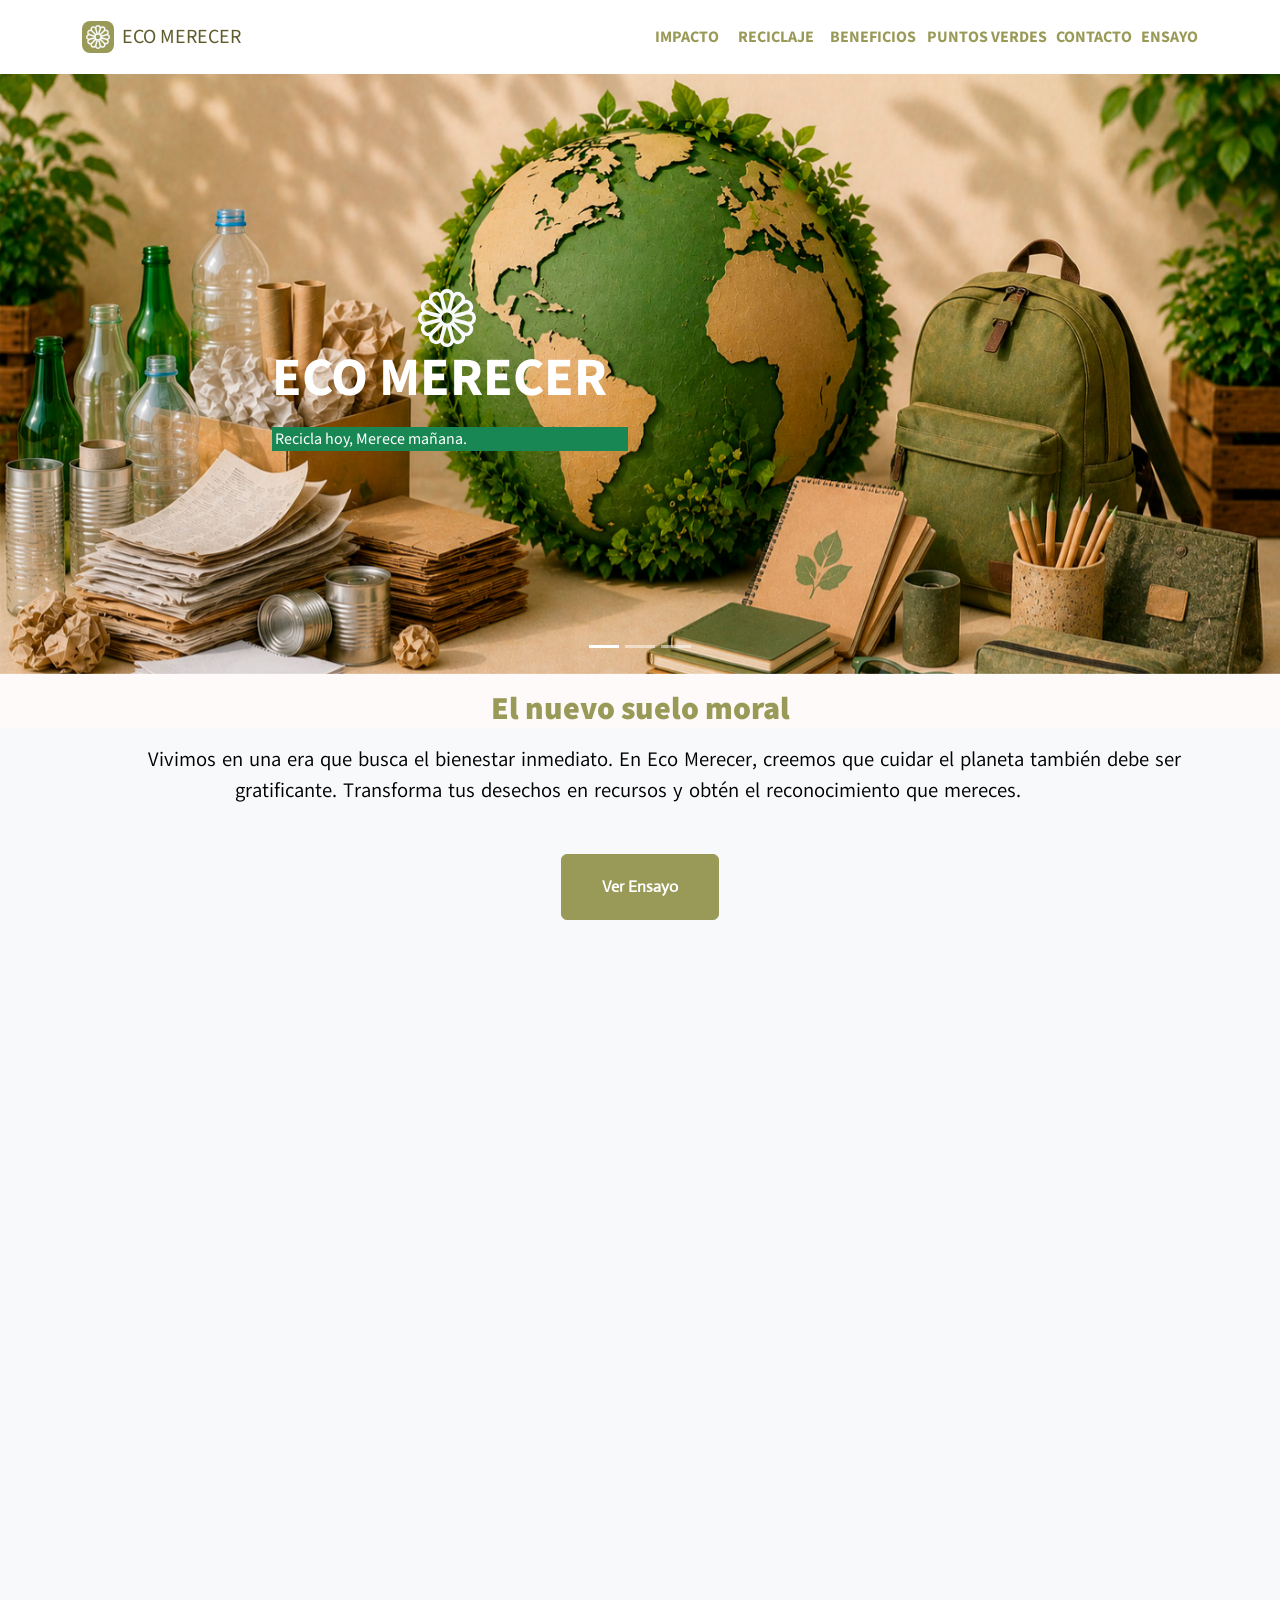
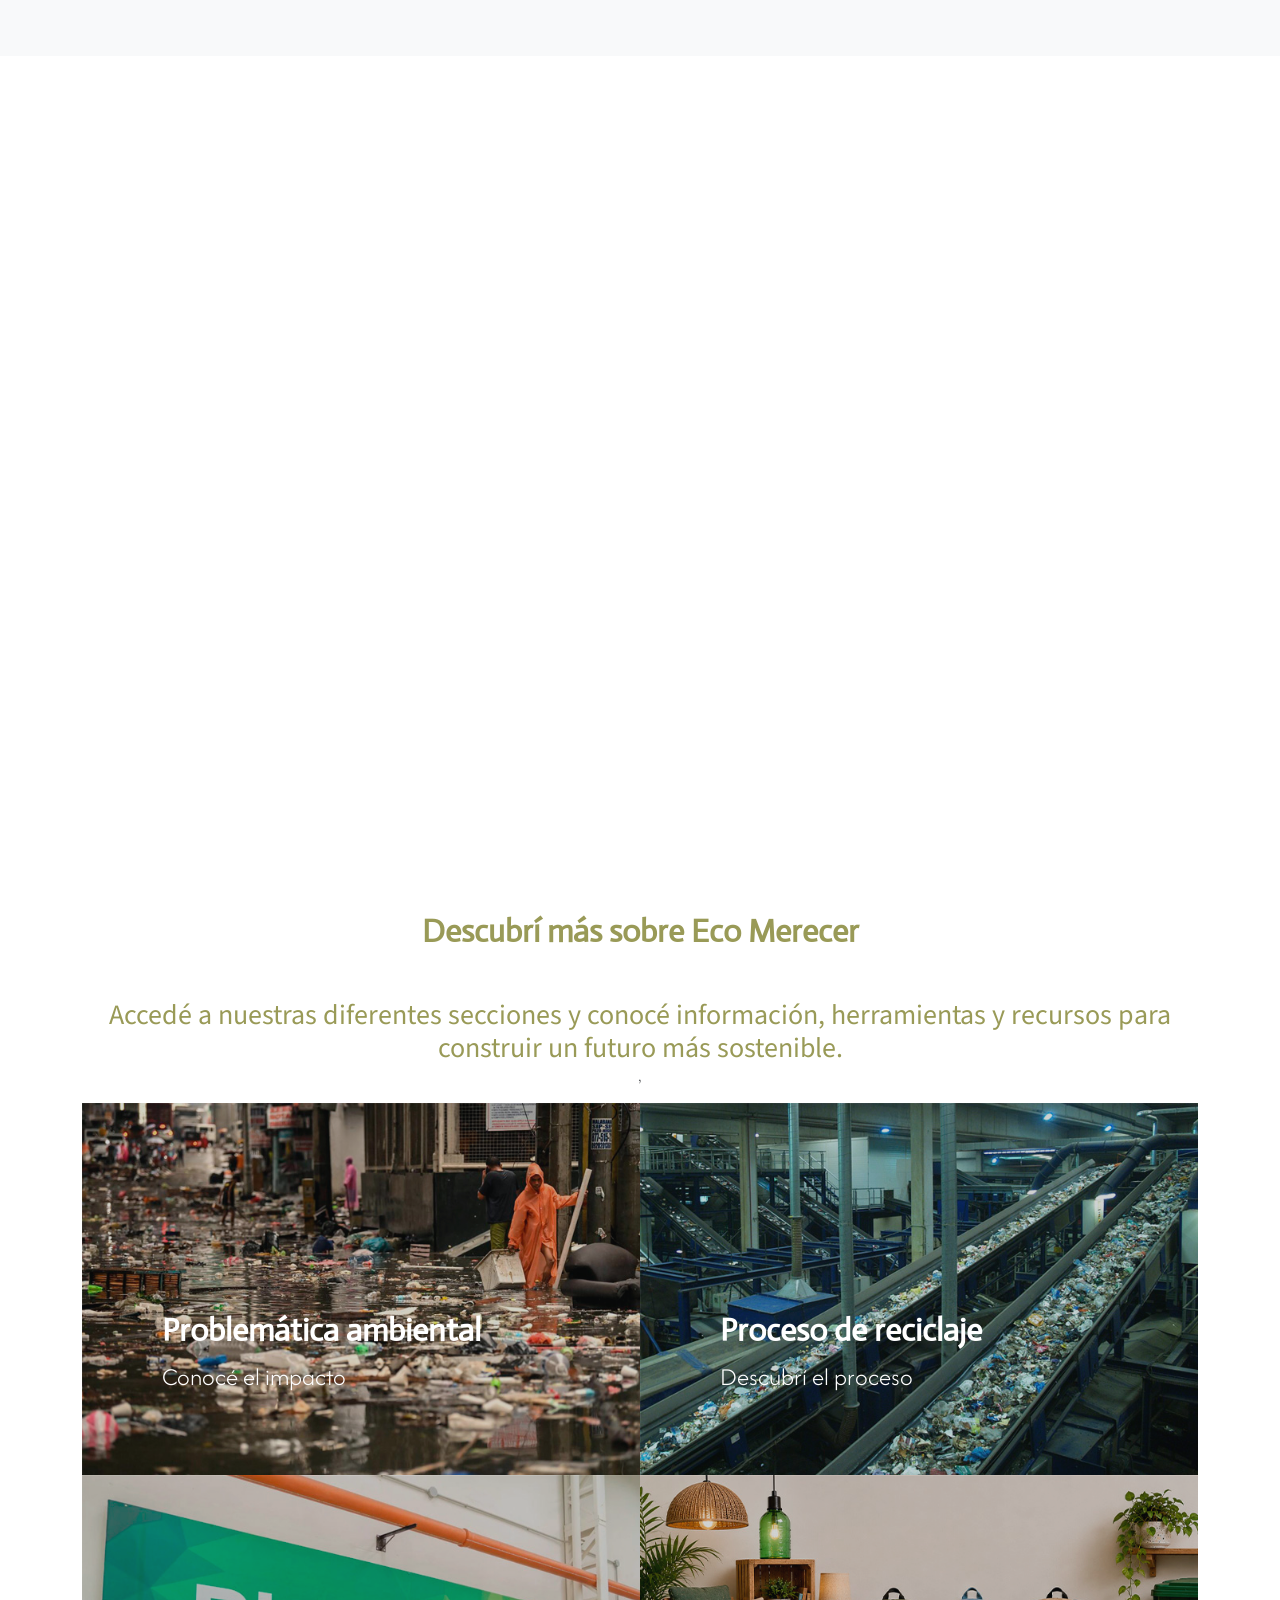
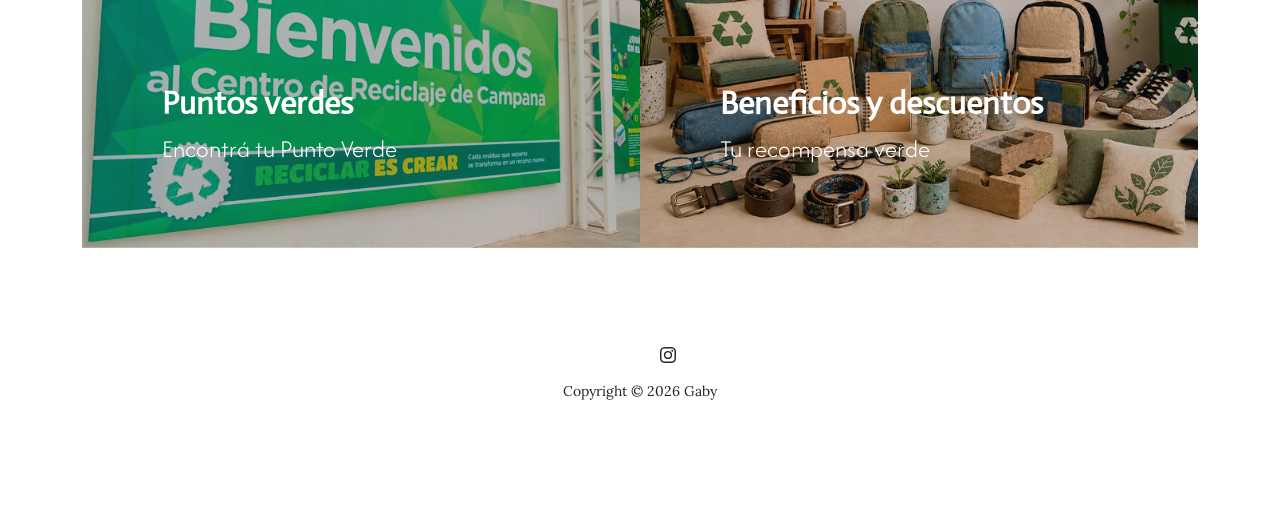
<file: index.html>
<!DOCTYPE html>
<html data-bs-theme="light" lang="en">

<head>
    <meta charset="utf-8">
    <meta name="viewport" content="width=device-width, initial-scale=1.0, shrink-to-fit=no">
    <title>problemática ambiental</title>
    <meta property="og:image" content="assets/img/imagenn%20de%20inicio%20de%20problematica%20ambiental.jpg">
    <link rel="apple-touch-icon" type="image/png" sizes="180x180" href="assets/img/fav-180.png">
    <link rel="icon" type="image/png" sizes="512x512" href="assets/img/fav-512.png">
    <link rel="icon" type="image/png" sizes="16x16" href="assets/img/fav-16.png" media="(prefers-color-scheme: dark)">
    <link rel="icon" type="image/png" sizes="32x32" href="assets/img/fav-32.png">
    <link rel="icon" type="image/png" sizes="180x180" href="assets/img/fav-180.png" media="(prefers-color-scheme: dark)">
    <link rel="icon" type="image/png" sizes="180x180" href="assets/img/fav-180.png">
    <link rel="icon" type="image/png" sizes="192x192" href="assets/img/fav-192.png">
    <link rel="icon" type="image/png" sizes="512x512" href="assets/img/fav-512.png">
    <link rel="stylesheet" href="assets/bootstrap/css/bootstrap.min.css">
    <link rel="stylesheet" href="https://fonts.googleapis.com/css?family=Source+Sans+Pro:300,400,700,300italic,400italic,700italic&amp;display=swap">
    <link rel="stylesheet" href="https://fonts.googleapis.com/css?family=Abyssinica+SIL&amp;display=swap">
    <link rel="stylesheet" href="https://fonts.googleapis.com/css?family=Aclonica&amp;display=swap">
    <link rel="stylesheet" href="https://fonts.googleapis.com/css?family=Acme&amp;display=swap">
    <link rel="stylesheet" href="https://fonts.googleapis.com/css?family=Actor&amp;display=swap">
    <link rel="stylesheet" href="https://fonts.googleapis.com/css?family=Adamina&amp;display=swap">
    <link rel="stylesheet" href="https://fonts.googleapis.com/css?family=ADLaM+Display&amp;display=swap">
    <link rel="stylesheet" href="https://fonts.googleapis.com/css?family=Advent+Pro&amp;display=swap">
    <link rel="stylesheet" href="https://fonts.googleapis.com/css?family=Afacad&amp;display=swap">
    <link rel="stylesheet" href="https://fonts.googleapis.com/css?family=Afacad+Flux&amp;display=swap">
    <link rel="stylesheet" href="https://fonts.googleapis.com/css?family=Akatab&amp;display=swap">
    <link rel="stylesheet" href="https://fonts.googleapis.com/css?family=Aoboshi+One&amp;display=swap">
    <link rel="stylesheet" href="https://fonts.googleapis.com/css?family=Lora&amp;display=swap">
    <link rel="stylesheet" href="https://fonts.googleapis.com/css?family=Lora">
    <link rel="stylesheet" href="assets/css/bss-overrides.css">
    <link rel="stylesheet" href="assets/css/article-nice.css">
    <link rel="stylesheet" href="assets/css/Footer-Clean-icons.css">
    <link rel="stylesheet" href="assets/css/Responsive-Youtube-Embed.css">
</head>

<body style="transform: skew(0deg);transform-origin: top;">
    <nav class="navbar navbar-expand-md bg-body py-3">
        <div class="container"><a class="navbar-brand d-flex align-items-center" href="#"><span class="bs-icon-sm bs-icon-rounded bs-icon-primary d-flex justify-content-center align-items-center me-2 bs-icon" style="background: rgb(153,154,87);border-color: rgb(153,154,87);"><svg class="bi bi-flower1" xmlns="http://www.w3.org/2000/svg" width="1em" height="1em" fill="currentColor" viewBox="0 0 16 16" style="color: var(--bs-light);font-size: 24px;">
                        <path d="M6.174 1.184a2 2 0 0 1 3.652 0A2 2 0 0 1 12.99 3.01a2 2 0 0 1 1.826 3.164 2 2 0 0 1 0 3.652 2 2 0 0 1-1.826 3.164 2 2 0 0 1-3.164 1.826 2 2 0 0 1-3.652 0A2 2 0 0 1 3.01 12.99a2 2 0 0 1-1.826-3.164 2 2 0 0 1 0-3.652A2 2 0 0 1 3.01 3.01a2 2 0 0 1 3.164-1.826zM8 1a1 1 0 0 0-.998 1.03l.01.091c.012.077.029.176.054.296.049.241.122.542.213.887.182.688.428 1.513.676 2.314L8 5.762l.045-.144c.248-.8.494-1.626.676-2.314.091-.345.164-.646.213-.887a4.997 4.997 0 0 0 .064-.386L9 2a1 1 0 0 0-1-1M2 9l.03-.002.091-.01a4.99 4.99 0 0 0 .296-.054c.241-.049.542-.122.887-.213a60.59 60.59 0 0 0 2.314-.676L5.762 8l-.144-.045a60.59 60.59 0 0 0-2.314-.676 16.705 16.705 0 0 0-.887-.213 4.99 4.99 0 0 0-.386-.064L2 7a1 1 0 1 0 0 2m7 5-.002-.03a5.005 5.005 0 0 0-.064-.386 16.398 16.398 0 0 0-.213-.888 60.582 60.582 0 0 0-.676-2.314L8 10.238l-.045.144c-.248.8-.494 1.626-.676 2.314-.091.345-.164.646-.213.887a4.996 4.996 0 0 0-.064.386L7 14a1 1 0 1 0 2 0m-5.696-2.134.025-.017a5.001 5.001 0 0 0 .303-.248c.184-.164.408-.377.661-.629A60.614 60.614 0 0 0 5.96 9.23l.103-.111-.147.033a60.88 60.88 0 0 0-2.343.572c-.344.093-.64.18-.874.258a5.063 5.063 0 0 0-.367.138l-.027.014a1 1 0 1 0 1 1.732zM4.5 14.062a1 1 0 0 0 1.366-.366l.014-.027c.01-.02.021-.048.036-.084a5.09 5.09 0 0 0 .102-.283c.078-.233.165-.53.258-.874a60.6 60.6 0 0 0 .572-2.343l.033-.147-.11.102a60.848 60.848 0 0 0-1.743 1.667 17.07 17.07 0 0 0-.629.66 5.06 5.06 0 0 0-.248.304l-.017.025a1 1 0 0 0 .366 1.366zm9.196-8.196a1 1 0 0 0-1-1.732l-.025.017a4.951 4.951 0 0 0-.303.248 16.69 16.69 0 0 0-.661.629A60.72 60.72 0 0 0 10.04 6.77l-.102.111.147-.033a60.6 60.6 0 0 0 2.342-.572c.345-.093.642-.18.875-.258a4.993 4.993 0 0 0 .367-.138.53.53 0 0 0 .027-.014zM11.5 1.938a1 1 0 0 0-1.366.366l-.014.027c-.01.02-.021.048-.036.084a5.09 5.09 0 0 0-.102.283c-.078.233-.165.53-.258.875a60.62 60.62 0 0 0-.572 2.342l-.033.147.11-.102a60.848 60.848 0 0 0 1.743-1.667c.252-.253.465-.477.629-.66a5.001 5.001 0 0 0 .248-.304l.017-.025a1 1 0 0 0-.366-1.366zM14 9a1 1 0 0 0 0-2l-.03.002a4.996 4.996 0 0 0-.386.064c-.242.049-.543.122-.888.213-.688.182-1.513.428-2.314.676L10.238 8l.144.045c.8.248 1.626.494 2.314.676.345.091.646.164.887.213a4.996 4.996 0 0 0 .386.064zM1.938 4.5a1 1 0 0 0 .393 1.38l.084.035c.072.03.166.064.283.103.233.078.53.165.874.258a60.88 60.88 0 0 0 2.343.572l.147.033-.103-.111a60.584 60.584 0 0 0-1.666-1.742 16.705 16.705 0 0 0-.66-.629 4.996 4.996 0 0 0-.304-.248l-.025-.017a1 1 0 0 0-1.366.366zm2.196-1.196.017.025a4.996 4.996 0 0 0 .248.303c.164.184.377.408.629.661A60.597 60.597 0 0 0 6.77 5.96l.111.102-.033-.147a60.602 60.602 0 0 0-.572-2.342c-.093-.345-.18-.642-.258-.875a5.006 5.006 0 0 0-.138-.367l-.014-.027a1 1 0 1 0-1.732 1zm9.928 8.196a1 1 0 0 0-.366-1.366l-.027-.014a5 5 0 0 0-.367-.138c-.233-.078-.53-.165-.875-.258a60.619 60.619 0 0 0-2.342-.572l-.147-.033.102.111a60.73 60.73 0 0 0 1.667 1.742c.253.252.477.465.66.629a4.946 4.946 0 0 0 .304.248l.025.017a1 1 0 0 0 1.366-.366zm-3.928 2.196a1 1 0 0 0 1.732-1l-.017-.025a5.065 5.065 0 0 0-.248-.303 16.705 16.705 0 0 0-.629-.661A60.462 60.462 0 0 0 9.23 10.04l-.111-.102.033.147a60.6 60.6 0 0 0 .572 2.342c.093.345.18.642.258.875a4.985 4.985 0 0 0 .138.367.575.575 0 0 0 .014.027zM8 9.5a1.5 1.5 0 1 0 0-3 1.5 1.5 0 0 0 0 3"></path>
                    </svg></span><span><span style="color: rgb(94, 92, 44); background-color: rgba(118, 39, 39, 0);">ECO MERECER</span></span></a><button class="navbar-toggler" data-bs-toggle="collapse" data-bs-target="#navcol-2"><span class="visually-hidden">Toggle navigation</span><span class="navbar-toggler-icon"></span></button>
            <div class="collapse navbar-collapse" id="navcol-2">
                <ul class="navbar-nav ms-auto">
                    <li class="nav-item"><a class="nav-link active" href="pagina2.html"><strong><span style="color: rgb(153, 154, 87);">IMPACTO&nbsp;</span></strong></a></li>
                    <li class="nav-item"><a class="nav-link" href="pagina3.html"><strong><span style="color: rgb(153, 154, 87);">RECICLAJE</span></strong></a></li>
                    <li class="nav-item"><a class="nav-link" href="pagina4.html"><strong><span style="color: rgb(153, 154, 87);">BENEFICIOS&nbsp;</span></strong></a></li>
                </ul><a href="pagina1.html" style="color: rgba(13,110,253,0);"><strong><span style="color: rgb(153, 154, 87);">PUNTOS VERDES</span></strong></a><a href="pagina6.html" style="color: rgba(13,110,253,0);"><strong><span style="color: rgb(153, 154, 87);">&nbsp; &nbsp;CONTACTO</span></strong></a><a href="pagina5.html" style="color: rgba(13,110,253,0);"><strong><span style="color: rgb(153, 154, 87);">&nbsp; &nbsp;ENSAYO</span></strong></a>
            </div>
        </div>
    </nav>
    <div class="carousel slide" data-bs-ride="carousel" id="carousel-1" style="height: 600px;">
        <div class="carousel-inner h-100">
            <div class="carousel-item active h-100"><img class="object-fit-cover w-100 d-block position-absolute h-100" src="assets/img/imagen%201%20carrucel%201.jpg" alt="Slide Image" style="z-index: -1;">
                <div class="container d-flex h-100 flex-column justify-content-center">
                    <div class="row">
                        <div class="col-sm-8 col-md-6 col-lg-5 col-xl-4 col-xxl-4 offset-md-2" style="text-align: center;">
                            <div style="max-width: 350px;">
                                <h1 class="text-uppercase fw-bold"></h1><svg class="bi bi-flower1" xmlns="http://www.w3.org/2000/svg" width="1em" height="1em" fill="currentColor" viewBox="0 0 16 16" style="color: var(--bs-gray-100);font-size: 24px;&quot;> <path d=&quot;M6.174 1.184a2 2 0 0 1 3.652 0A2 2 0 0 1 12.99 3.01a2 2 0 0 1 1.826 3.164 2 2 0 0 1 0 3.652 2 2 0 0 1-1.826 3.164 2 2 0 0 1-3.164 1.826 2 2 0 0 1-3.652 0A2 2 0 0 1 3.01 12.99a2 2 0 0 1-1.826-3.164 2 2 0 0 1 0-3.652A2 2 0 0 1 3.01 3.01a2 2 0 0 1 3.164-1.826zM8 1a1 1 0 0 0-.998 1.03l.01.091c.012.077.029.176.054.296.049.241.122.542.213.887.182.688.428 1.513.676 2.314L8 5.762l.045-.144c.248-.8.494-1.626.676-2.314.091-.345.164-.646.213-.887a4.997 4.997 0 0 0 .064-.386L9 2a1 1 0 0 0-1-1M2 9l.03-.002.091-.01a4.99 4.99 0 0 0 .296-.054c.241-.049.542-.122.887-.213a60.59 60.59 0 0 0 2.314-.676L5.762 8l-.144-.045a60.59 60.59 0 0 0-2.314-.676 16.705 16.705 0 0 0-.887-.213 4.99 4.99 0 0 0-.386-.064L2 7a1 1 0 1 0 0 2m7 5-.002-.03a5.005 5.005 0 0 0-.064-.386 16.398 16.398 0 0 0-.213-.888 60.582 60.582 0 0 0-.676-2.314L8 10.238l-.045.144c-.248.8-.494 1.626-.676 2.314-.091.345-.164.646-.213.887a4.996 4.996 0 0 0-.064.386L7 14a1 1 0 1 0 2 0m-5.696-2.134.025-.017a5.001 5.001 0 0 0 .303-.248c.184-.164.408-.377.661-.629A60.614 60.614 0 0 0 5.96 9.23l.103-.111-.147.033a60.88 60.88 0 0 0-2.343.572c-.344.093-.64.18-.874.258a5.063 5.063 0 0 0-.367.138l-.027.014a1 1 0 1 0 1 1.732zM4.5 14.062a1 1 0 0 0 1.366-.366l.014-.027c.01-.02.021-.048.036-.084a5.09 5.09 0 0 0 .102-.283c.078-.233.165-.53.258-.874a60.6 60.6 0 0 0 .572-2.343l.033-.147-.11.102a60.848 60.848 0 0 0-1.743 1.667 17.07 17.07 0 0 0-.629.66 5.06 5.06 0 0 0-.248.304l-.017.025a1 1 0 0 0 .366 1.366zm9.196-8.196a1 1 0 0 0-1-1.732l-.025.017a4.951 4.951 0 0 0-.303.248 16.69 16.69 0 0 0-.661.629A60.72 60.72 0 0 0 10.04 6.77l-.102.111.147-.033a60.6 60.6 0 0 0 2.342-.572c.345-.093.642-.18.875-.258a4.993 4.993 0 0 0 .367-.138.53.53 0 0 0 .027-.014zM11.5 1.938a1 1 0 0 0-1.366.366l-.014.027c-.01.02-.021.048-.036.084a5.09 5.09 0 0 0-.102.283c-.078.233-.165.53-.258.875a60.62 60.62 0 0 0-.572 2.342l-.033.147.11-.102a60.848 60.848 0 0 0 1.743-1.667c.252-.253.465-.477.629-.66a5.001 5.001 0 0 0 .248-.304l.017-.025a1 1 0 0 0-.366-1.366zM14 9a1 1 0 0 0 0-2l-.03.002a4.996 4.996 0 0 0-.386.064c-.242.049-.543.122-.888.213-.688.182-1.513.428-2.314.676L10.238 8l.144.045c.8.248 1.626.494 2.314.676.345.091.646.164.887.213a4.996 4.996 0 0 0 .386.064zM1.938 4.5a1 1 0 0 0 .393 1.38l.084.035c.072.03.166.064.283.103.233.078.53.165.874.258a60.88 60.88 0 0 0 2.343.572l.147.033-.103-.111a60.584 60.584 0 0 0-1.666-1.742 16.705 16.705 0 0 0-.66-.629 4.996 4.996 0 0 0-.304-.248l-.025-.017a1 1 0 0 0-1.366.366zm2.196-1.196.017.025a4.996 4.996 0 0 0 .248.303c.164.184.377.408.629.661A60.597 60.597 0 0 0 6.77 5.96l.111.102-.033-.147a60.602 60.602 0 0 0-.572-2.342c-.093-.345-.18-.642-.258-.875a5.006 5.006 0 0 0-.138-.367l-.014-.027a1 1 0 1 0-1.732 1zm9.928 8.196a1 1 0 0 0-.366-1.366l-.027-.014a5 5 0 0 0-.367-.138c-.233-.078-.53-.165-.875-.258a60.619 60.619 0 0 0-2.342-.572l-.147-.033.102.111a60.73 60.73 0 0 0 1.667 1.742c.253.252.477.465.66.629a4.946 4.946 0 0 0 .304.248l.025.017a1 1 0 0 0 1.366-.366zm-3.928 2.196a1 1 0 0 0 1.732-1l-.017-.025a5.065 5.065 0 0 0-.248-.303 16.705 16.705 0 0 0-.629-.661A60.462 60.462 0 0 0 9.23 10.04l-.111-.102.033.147a60.6 60.6 0 0 0 .572 2.342c.093.345.18.642.258.875a4.985 4.985 0 0 0 .138.3>;font-size: 24px;&quot;> <path d=&quot;M6.174 1.184a2 2 0 0 1 3.652 0A2 2 0 0 1 12.99 3.01a2 2 0 0 1 1.826 3.164 2 2 0 0 1 0 3.652 2 2 0 0 1-1.826 3.164 2 2 0 0 1-3.164 1.826 2 2 0 0 1-3.652 0A2 2 0 0 1 3.01 12.99a2 2 0 0 1-1.826-3.164 2 2 0 0 1 0-3.652A2 2 0 0 1 3.01 3.01a2 2 0 0 1 3.164-1.826zM8 1a1 1 0 0 0-.998 1.03l.01.091c.012.077.029.176.054.296.049.241.122.542.213.887.182.688.428 1.513.676 2.314L8 5.762l.045-.144c.248-.8.494-1.626.676-2.314.091-.345.164-.646.213-.887a4.997 4.997 0 0 0 .064-.386L9 2a1 1 0 0 0-1-1M2 9l.03-.002.091-.01a4.99 4.99 0 0 0 .296-.054c.241-.049.542-.122.887-.213a60.59 60.59 0 0 0 2.314-.676L5.762 8l-.144-.045a60.59 60.59 0 0 0-2.314-.676 16.705 16.705 0 0 0-.887-.213 4.99 4.99 0 0 0-.386-.064L2 7a1 1 0 1 0 0 2m7 5-.002-.03a5.005 5.005 0 0 0-.064-.386 16.398 16.398 0 0 0-.213-.888 60.582 60.582 0 0 0-.676-2.314L8 10.238l-.045.144c-.248.8-.494 1.626-.676 2.314-.091.345-.164.646-.213.887a4.996 4.996 0 0 0-.064.386L7 14a1 1 0 1 0 2 0m-5.696-2.134.025-.017a5.001 5.001 0 0 0 .303-.248c.184-.164.408-.377.661-.629A60.614 60.614 0 0 0 5.96 9.23l.103-.111-.147.033a60.88 60.88 0 0 0-2.343.572c-.344.093-.64.18-.874.258a5.063 5.063 0 0 0-.367.138l-.027.014a1 1 0 1 0 1 1.732zM4.5 14.062a1 1 0 0 0 1.366-.366l.014-.027c.01-.02.021-.048.036-.084a5.09 5.09 0 0 0 .102-.283c.078-.233.165-.53.258-.874a60.6 60.6 0 0 0 .572-2.343l.033-.147-.11.102a60.848 60.848 0 0 0-1.743 1.667 17.07 17.07 0 0 0-.629.66 5.06 5.06 0 0 0-.248.304l-.017.025a1 1 0 0 0 .366 1.366zm9.196-8.196a1 1 0 0 0-1-1.732l-.025.017a4.951 4.951 0 0 0-.303.248 16.69 16.69 0 0 0-.661.629A60.72 60.72 0 0 0 10.04 6.77l-.102.111.147-.033a60.6 60.6 0 0 0 2.342-.572c.345-.093.642-.18.875-.258a4.993 4.993 0 0 0 .367-.138.53.53 0 0 0 .027-.014zM11.5 1.938a1 1 0 0 0-1.366.366l-.014.027c-.01.02-.021.048-.036.084a5.09 5.09 0 0 0-.102.283c-.078.233-.165.53-.258.875a60.62 60.62 0 0 0-.572 2.342l-.033.147.11-.102a60.848 60.848 0 0 0 1.743-1.667c.252-.253.465-.477.629-.66a5.001 5.001 0 0 0 .248-.304l.017-.025a1 1 0 0 0-.366-1.366zM14 9a1 1 0 0 0 0-2l-.03.002a4.996 4.996 0 0 0-.386.064c-.242.049-.543.122-.888.213-.688.182-1.513.428-2.314.676L10.238 8l.144.045c.8.248 1.626.494 2.314.676.345.091.646.164.887.213a4.996 4.996 0 0 0 .386.064zM1.938 4.5a1 1 0 0 0 .393 1.38l.084.035c.072.03.166.064.283.103.233.078.53.165.874.258a60.88 60.88 0 0 0 2.343.572l.147.033-.103-.111a60.584 60.584 0 0 0-1.666-1.742 16.705 16.705 0 0 0-.66-.629 4.996 4.996 0 0 0-.304-.248l-.025-.017a1 1 0 0 0-1.366.366zm2.196-1.196.017.025a4.996 4.996 0 0 0 .248.303c.164.184.377.408.629.661A60.597 60.597 0 0 0 6.77 5.96l.111.102-.033-.147a60.602 60.602 0 0 0-.572-2.342c-.093-.345-.18-.642-.258-.875a5.006 5.006 0 0 0-.138-.367l-.014-.027a1 1 0 1 0-1.732 1zm9.928 8.196a1 1 0 0 0-.366-1.366l-.027-.014a5 5 0 0 0-.367-.138c-.233-.078-.53-.165-.875-.258a60.619 60.619 0 0 0-2.342-.572l-.147-.033.102.111a60.73 60.73 0 0 0 1.667 1.742c.253.252.477.465.66.629a4.946 4.946 0 0 0 .304.248l.025.017a1 1 0 0 0 1.366-.366zm-3.928 2.196a1 1 0 0 0 1.732-1l-.017-.025a5.065 5.065 0 0 0-.248-.303 16.705 16.705 0 0 0-.629-.661A60.462 60.462 0 0 0 9.23 10.04l-.111-.102.033.147a60.6 60.6 0 0 0 .572 2.342c.093.345.18.642.258.875a4.985 4.985 0 0 0 .138.3>;font-size: 58px;text-align: center;opacity: 1;position: static;backdrop-filter: grayscale(0%) hue-rotate(0deg) invert(0%) sepia(0%);filter: hue-rotate(0deg) invert(0%);">
                                    <path d="M6.174 1.184a2 2 0 0 1 3.652 0A2 2 0 0 1 12.99 3.01a2 2 0 0 1 1.826 3.164 2 2 0 0 1 0 3.652 2 2 0 0 1-1.826 3.164 2 2 0 0 1-3.164 1.826 2 2 0 0 1-3.652 0A2 2 0 0 1 3.01 12.99a2 2 0 0 1-1.826-3.164 2 2 0 0 1 0-3.652A2 2 0 0 1 3.01 3.01a2 2 0 0 1 3.164-1.826zM8 1a1 1 0 0 0-.998 1.03l.01.091c.012.077.029.176.054.296.049.241.122.542.213.887.182.688.428 1.513.676 2.314L8 5.762l.045-.144c.248-.8.494-1.626.676-2.314.091-.345.164-.646.213-.887a4.997 4.997 0 0 0 .064-.386L9 2a1 1 0 0 0-1-1M2 9l.03-.002.091-.01a4.99 4.99 0 0 0 .296-.054c.241-.049.542-.122.887-.213a60.59 60.59 0 0 0 2.314-.676L5.762 8l-.144-.045a60.59 60.59 0 0 0-2.314-.676 16.705 16.705 0 0 0-.887-.213 4.99 4.99 0 0 0-.386-.064L2 7a1 1 0 1 0 0 2m7 5-.002-.03a5.005 5.005 0 0 0-.064-.386 16.398 16.398 0 0 0-.213-.888 60.582 60.582 0 0 0-.676-2.314L8 10.238l-.045.144c-.248.8-.494 1.626-.676 2.314-.091.345-.164.646-.213.887a4.996 4.996 0 0 0-.064.386L7 14a1 1 0 1 0 2 0m-5.696-2.134.025-.017a5.001 5.001 0 0 0 .303-.248c.184-.164.408-.377.661-.629A60.614 60.614 0 0 0 5.96 9.23l.103-.111-.147.033a60.88 60.88 0 0 0-2.343.572c-.344.093-.64.18-.874.258a5.063 5.063 0 0 0-.367.138l-.027.014a1 1 0 1 0 1 1.732zM4.5 14.062a1 1 0 0 0 1.366-.366l.014-.027c.01-.02.021-.048.036-.084a5.09 5.09 0 0 0 .102-.283c.078-.233.165-.53.258-.874a60.6 60.6 0 0 0 .572-2.343l.033-.147-.11.102a60.848 60.848 0 0 0-1.743 1.667 17.07 17.07 0 0 0-.629.66 5.06 5.06 0 0 0-.248.304l-.017.025a1 1 0 0 0 .366 1.366zm9.196-8.196a1 1 0 0 0-1-1.732l-.025.017a4.951 4.951 0 0 0-.303.248 16.69 16.69 0 0 0-.661.629A60.72 60.72 0 0 0 10.04 6.77l-.102.111.147-.033a60.6 60.6 0 0 0 2.342-.572c.345-.093.642-.18.875-.258a4.993 4.993 0 0 0 .367-.138.53.53 0 0 0 .027-.014zM11.5 1.938a1 1 0 0 0-1.366.366l-.014.027c-.01.02-.021.048-.036.084a5.09 5.09 0 0 0-.102.283c-.078.233-.165.53-.258.875a60.62 60.62 0 0 0-.572 2.342l-.033.147.11-.102a60.848 60.848 0 0 0 1.743-1.667c.252-.253.465-.477.629-.66a5.001 5.001 0 0 0 .248-.304l.017-.025a1 1 0 0 0-.366-1.366zM14 9a1 1 0 0 0 0-2l-.03.002a4.996 4.996 0 0 0-.386.064c-.242.049-.543.122-.888.213-.688.182-1.513.428-2.314.676L10.238 8l.144.045c.8.248 1.626.494 2.314.676.345.091.646.164.887.213a4.996 4.996 0 0 0 .386.064zM1.938 4.5a1 1 0 0 0 .393 1.38l.084.035c.072.03.166.064.283.103.233.078.53.165.874.258a60.88 60.88 0 0 0 2.343.572l.147.033-.103-.111a60.584 60.584 0 0 0-1.666-1.742 16.705 16.705 0 0 0-.66-.629 4.996 4.996 0 0 0-.304-.248l-.025-.017a1 1 0 0 0-1.366.366zm2.196-1.196.017.025a4.996 4.996 0 0 0 .248.303c.164.184.377.408.629.661A60.597 60.597 0 0 0 6.77 5.96l.111.102-.033-.147a60.602 60.602 0 0 0-.572-2.342c-.093-.345-.18-.642-.258-.875a5.006 5.006 0 0 0-.138-.367l-.014-.027a1 1 0 1 0-1.732 1zm9.928 8.196a1 1 0 0 0-.366-1.366l-.027-.014a5 5 0 0 0-.367-.138c-.233-.078-.53-.165-.875-.258a60.619 60.619 0 0 0-2.342-.572l-.147-.033.102.111a60.73 60.73 0 0 0 1.667 1.742c.253.252.477.465.66.629a4.946 4.946 0 0 0 .304.248l.025.017a1 1 0 0 0 1.366-.366zm-3.928 2.196a1 1 0 0 0 1.732-1l-.017-.025a5.065 5.065 0 0 0-.248-.303 16.705 16.705 0 0 0-.629-.661A60.462 60.462 0 0 0 9.23 10.04l-.111-.102.033.147a60.6 60.6 0 0 0 .572 2.342c.093.345.18.642.258.875a4.985 4.985 0 0 0 .138.367.575.575 0 0 0 .014.027zM8 9.5a1.5 1.5 0 1 0 0-3 1.5 1.5 0 0 0 0 3"></path>
                                </svg>
                                <h1 class="text-uppercase fw-bold" style="text-align: left;font-size: 54px;"><span style="color: rgb(255, 255, 255);">Eco Merecer</span></h1>
                            </div>
                            <p class="my-3" style="text-align: left;font-size: 16px;background: var(--bs-success);"><span style="color: rgb(255, 255, 255);">&nbsp;Recicla hoy, Merece mañana.</span></p>
                        </div>
                    </div>
                </div>
            </div>
            <div class="carousel-item h-100"><img class="object-fit-cover w-100 d-block position-absolute h-100" src="assets/img/ChatGPT%20Image%2014%20jun%202026,%2011_06_24%20p.m..png" alt="Slide Image" style="z-index: -1;">
                <div class="container d-flex h-100 flex-column justify-content-center">
                    <div class="row">
                        <div class="col-sm-12 col-md-6 col-xl-7 col-xxl-12 offset-md-2" style="text-align: center;">
                            <div style="max-width: 350px;">
                                <h1 class="text-uppercase fw-bold"></h1><svg class="bi bi-flower1" xmlns="http://www.w3.org/2000/svg" width="1em" height="1em" fill="currentColor" viewBox="0 0 16 16" style="color: var(--bs-form-valid-color);font-size: 24px;&quot;> <path d=&quot;M6.174 1.184a2 2 0 0 1 3.652 0A2 2 0 0 1 12.99 3.01a2 2 0 0 1 1.826 3.164 2 2 0 0 1 0 3.652 2 2 0 0 1-1.826 3.164 2 2 0 0 1-3.164 1.826 2 2 0 0 1-3.652 0A2 2 0 0 1 3.01 12.99a2 2 0 0 1-1.826-3.164 2 2 0 0 1 0-3.652A2 2 0 0 1 3.01 3.01a2 2 0 0 1 3.164-1.826zM8 1a1 1 0 0 0-.998 1.03l.01.091c.012.077.029.176.054.296.049.241.122.542.213.887.182.688.428 1.513.676 2.314L8 5.762l.045-.144c.248-.8.494-1.626.676-2.314.091-.345.164-.646.213-.887a4.997 4.997 0 0 0 .064-.386L9 2a1 1 0 0 0-1-1M2 9l.03-.002.091-.01a4.99 4.99 0 0 0 .296-.054c.241-.049.542-.122.887-.213a60.59 60.59 0 0 0 2.314-.676L5.762 8l-.144-.045a60.59 60.59 0 0 0-2.314-.676 16.705 16.705 0 0 0-.887-.213 4.99 4.99 0 0 0-.386-.064L2 7a1 1 0 1 0 0 2m7 5-.002-.03a5.005 5.005 0 0 0-.064-.386 16.398 16.398 0 0 0-.213-.888 60.582 60.582 0 0 0-.676-2.314L8 10.238l-.045.144c-.248.8-.494 1.626-.676 2.314-.091.345-.164.646-.213.887a4.996 4.996 0 0 0-.064.386L7 14a1 1 0 1 0 2 0m-5.696-2.134.025-.017a5.001 5.001 0 0 0 .303-.248c.184-.164.408-.377.661-.629A60.614 60.614 0 0 0 5.96 9.23l.103-.111-.147.033a60.88 60.88 0 0 0-2.343.572c-.344.093-.64.18-.874.258a5.063 5.063 0 0 0-.367.138l-.027.014a1 1 0 1 0 1 1.732zM4.5 14.062a1 1 0 0 0 1.366-.366l.014-.027c.01-.02.021-.048.036-.084a5.09 5.09 0 0 0 .102-.283c.078-.233.165-.53.258-.874a60.6 60.6 0 0 0 .572-2.343l.033-.147-.11.102a60.848 60.848 0 0 0-1.743 1.667 17.07 17.07 0 0 0-.629.66 5.06 5.06 0 0 0-.248.304l-.017.025a1 1 0 0 0 .366 1.366zm9.196-8.196a1 1 0 0 0-1-1.732l-.025.017a4.951 4.951 0 0 0-.303.248 16.69 16.69 0 0 0-.661.629A60.72 60.72 0 0 0 10.04 6.77l-.102.111.147-.033a60.6 60.6 0 0 0 2.342-.572c.345-.093.642-.18.875-.258a4.993 4.993 0 0 0 .367-.138.53.53 0 0 0 .027-.014zM11.5 1.938a1 1 0 0 0-1.366.366l-.014.027c-.01.02-.021.048-.036.084a5.09 5.09 0 0 0-.102.283c-.078.233-.165.53-.258.875a60.62 60.62 0 0 0-.572 2.342l-.033.147.11-.102a60.848 60.848 0 0 0 1.743-1.667c.252-.253.465-.477.629-.66a5.001 5.001 0 0 0 .248-.304l.017-.025a1 1 0 0 0-.366-1.366zM14 9a1 1 0 0 0 0-2l-.03.002a4.996 4.996 0 0 0-.386.064c-.242.049-.543.122-.888.213-.688.182-1.513.428-2.314.676L10.238 8l.144.045c.8.248 1.626.494 2.314.676.345.091.646.164.887.213a4.996 4.996 0 0 0 .386.064zM1.938 4.5a1 1 0 0 0 .393 1.38l.084.035c.072.03.166.064.283.103.233.078.53.165.874.258a60.88 60.88 0 0 0 2.343.572l.147.033-.103-.111a60.584 60.584 0 0 0-1.666-1.742 16.705 16.705 0 0 0-.66-.629 4.996 4.996 0 0 0-.304-.248l-.025-.017a1 1 0 0 0-1.366.366zm2.196-1.196.017.025a4.996 4.996 0 0 0 .248.303c.164.184.377.408.629.661A60.597 60.597 0 0 0 6.77 5.96l.111.102-.033-.147a60.602 60.602 0 0 0-.572-2.342c-.093-.345-.18-.642-.258-.875a5.006 5.006 0 0 0-.138-.367l-.014-.027a1 1 0 1 0-1.732 1zm9.928 8.196a1 1 0 0 0-.366-1.366l-.027-.014a5 5 0 0 0-.367-.138c-.233-.078-.53-.165-.875-.258a60.619 60.619 0 0 0-2.342-.572l-.147-.033.102.111a60.73 60.73 0 0 0 1.667 1.742c.253.252.477.465.66.629a4.946 4.946 0 0 0 .304.248l.025.017a1 1 0 0 0 1.366-.366zm-3.928 2.196a1 1 0 0 0 1.732-1l-.017-.025a5.065 5.065 0 0 0-.248-.303 16.705 16.705 0 0 0-.629-.661A60.462 60.462 0 0 0 9.23 10.04l-.111-.102.033.147a60.6 60.6 0 0 0 .572 2.342c.093.345.18.642.258.875a4.985 4.985 0 0 0 .138.3>;font-size: 24px;&quot;> <path d=&quot;M6.174 1.184a2 2 0 0 1 3.652 0A2 2 0 0 1 12.99 3.01a2 2 0 0 1 1.826 3.164 2 2 0 0 1 0 3.652 2 2 0 0 1-1.826 3.164 2 2 0 0 1-3.164 1.826 2 2 0 0 1-3.652 0A2 2 0 0 1 3.01 12.99a2 2 0 0 1-1.826-3.164 2 2 0 0 1 0-3.652A2 2 0 0 1 3.01 3.01a2 2 0 0 1 3.164-1.826zM8 1a1 1 0 0 0-.998 1.03l.01.091c.012.077.029.176.054.296.049.241.122.542.213.887.182.688.428 1.513.676 2.314L8 5.762l.045-.144c.248-.8.494-1.626.676-2.314.091-.345.164-.646.213-.887a4.997 4.997 0 0 0 .064-.386L9 2a1 1 0 0 0-1-1M2 9l.03-.002.091-.01a4.99 4.99 0 0 0 .296-.054c.241-.049.542-.122.887-.213a60.59 60.59 0 0 0 2.314-.676L5.762 8l-.144-.045a60.59 60.59 0 0 0-2.314-.676 16.705 16.705 0 0 0-.887-.213 4.99 4.99 0 0 0-.386-.064L2 7a1 1 0 1 0 0 2m7 5-.002-.03a5.005 5.005 0 0 0-.064-.386 16.398 16.398 0 0 0-.213-.888 60.582 60.582 0 0 0-.676-2.314L8 10.238l-.045.144c-.248.8-.494 1.626-.676 2.314-.091.345-.164.646-.213.887a4.996 4.996 0 0 0-.064.386L7 14a1 1 0 1 0 2 0m-5.696-2.134.025-.017a5.001 5.001 0 0 0 .303-.248c.184-.164.408-.377.661-.629A60.614 60.614 0 0 0 5.96 9.23l.103-.111-.147.033a60.88 60.88 0 0 0-2.343.572c-.344.093-.64.18-.874.258a5.063 5.063 0 0 0-.367.138l-.027.014a1 1 0 1 0 1 1.732zM4.5 14.062a1 1 0 0 0 1.366-.366l.014-.027c.01-.02.021-.048.036-.084a5.09 5.09 0 0 0 .102-.283c.078-.233.165-.53.258-.874a60.6 60.6 0 0 0 .572-2.343l.033-.147-.11.102a60.848 60.848 0 0 0-1.743 1.667 17.07 17.07 0 0 0-.629.66 5.06 5.06 0 0 0-.248.304l-.017.025a1 1 0 0 0 .366 1.366zm9.196-8.196a1 1 0 0 0-1-1.732l-.025.017a4.951 4.951 0 0 0-.303.248 16.69 16.69 0 0 0-.661.629A60.72 60.72 0 0 0 10.04 6.77l-.102.111.147-.033a60.6 60.6 0 0 0 2.342-.572c.345-.093.642-.18.875-.258a4.993 4.993 0 0 0 .367-.138.53.53 0 0 0 .027-.014zM11.5 1.938a1 1 0 0 0-1.366.366l-.014.027c-.01.02-.021.048-.036.084a5.09 5.09 0 0 0-.102.283c-.078.233-.165.53-.258.875a60.62 60.62 0 0 0-.572 2.342l-.033.147.11-.102a60.848 60.848 0 0 0 1.743-1.667c.252-.253.465-.477.629-.66a5.001 5.001 0 0 0 .248-.304l.017-.025a1 1 0 0 0-.366-1.366zM14 9a1 1 0 0 0 0-2l-.03.002a4.996 4.996 0 0 0-.386.064c-.242.049-.543.122-.888.213-.688.182-1.513.428-2.314.676L10.238 8l.144.045c.8.248 1.626.494 2.314.676.345.091.646.164.887.213a4.996 4.996 0 0 0 .386.064zM1.938 4.5a1 1 0 0 0 .393 1.38l.084.035c.072.03.166.064.283.103.233.078.53.165.874.258a60.88 60.88 0 0 0 2.343.572l.147.033-.103-.111a60.584 60.584 0 0 0-1.666-1.742 16.705 16.705 0 0 0-.66-.629 4.996 4.996 0 0 0-.304-.248l-.025-.017a1 1 0 0 0-1.366.366zm2.196-1.196.017.025a4.996 4.996 0 0 0 .248.303c.164.184.377.408.629.661A60.597 60.597 0 0 0 6.77 5.96l.111.102-.033-.147a60.602 60.602 0 0 0-.572-2.342c-.093-.345-.18-.642-.258-.875a5.006 5.006 0 0 0-.138-.367l-.014-.027a1 1 0 1 0-1.732 1zm9.928 8.196a1 1 0 0 0-.366-1.366l-.027-.014a5 5 0 0 0-.367-.138c-.233-.078-.53-.165-.875-.258a60.619 60.619 0 0 0-2.342-.572l-.147-.033.102.111a60.73 60.73 0 0 0 1.667 1.742c.253.252.477.465.66.629a4.946 4.946 0 0 0 .304.248l.025.017a1 1 0 0 0 1.366-.366zm-3.928 2.196a1 1 0 0 0 1.732-1l-.017-.025a5.065 5.065 0 0 0-.248-.303 16.705 16.705 0 0 0-.629-.661A60.462 60.462 0 0 0 9.23 10.04l-.111-.102.033.147a60.6 60.6 0 0 0 .572 2.342c.093.345.18.642.258.875a4.985 4.985 0 0 0 .138.3>;font-size: 56px;text-align: center;opacity: 1;position: static;backdrop-filter: grayscale(0%) hue-rotate(0deg) invert(0%) sepia(0%);filter: hue-rotate(0deg) invert(0%);">
                                    <path d="M6.174 1.184a2 2 0 0 1 3.652 0A2 2 0 0 1 12.99 3.01a2 2 0 0 1 1.826 3.164 2 2 0 0 1 0 3.652 2 2 0 0 1-1.826 3.164 2 2 0 0 1-3.164 1.826 2 2 0 0 1-3.652 0A2 2 0 0 1 3.01 12.99a2 2 0 0 1-1.826-3.164 2 2 0 0 1 0-3.652A2 2 0 0 1 3.01 3.01a2 2 0 0 1 3.164-1.826zM8 1a1 1 0 0 0-.998 1.03l.01.091c.012.077.029.176.054.296.049.241.122.542.213.887.182.688.428 1.513.676 2.314L8 5.762l.045-.144c.248-.8.494-1.626.676-2.314.091-.345.164-.646.213-.887a4.997 4.997 0 0 0 .064-.386L9 2a1 1 0 0 0-1-1M2 9l.03-.002.091-.01a4.99 4.99 0 0 0 .296-.054c.241-.049.542-.122.887-.213a60.59 60.59 0 0 0 2.314-.676L5.762 8l-.144-.045a60.59 60.59 0 0 0-2.314-.676 16.705 16.705 0 0 0-.887-.213 4.99 4.99 0 0 0-.386-.064L2 7a1 1 0 1 0 0 2m7 5-.002-.03a5.005 5.005 0 0 0-.064-.386 16.398 16.398 0 0 0-.213-.888 60.582 60.582 0 0 0-.676-2.314L8 10.238l-.045.144c-.248.8-.494 1.626-.676 2.314-.091.345-.164.646-.213.887a4.996 4.996 0 0 0-.064.386L7 14a1 1 0 1 0 2 0m-5.696-2.134.025-.017a5.001 5.001 0 0 0 .303-.248c.184-.164.408-.377.661-.629A60.614 60.614 0 0 0 5.96 9.23l.103-.111-.147.033a60.88 60.88 0 0 0-2.343.572c-.344.093-.64.18-.874.258a5.063 5.063 0 0 0-.367.138l-.027.014a1 1 0 1 0 1 1.732zM4.5 14.062a1 1 0 0 0 1.366-.366l.014-.027c.01-.02.021-.048.036-.084a5.09 5.09 0 0 0 .102-.283c.078-.233.165-.53.258-.874a60.6 60.6 0 0 0 .572-2.343l.033-.147-.11.102a60.848 60.848 0 0 0-1.743 1.667 17.07 17.07 0 0 0-.629.66 5.06 5.06 0 0 0-.248.304l-.017.025a1 1 0 0 0 .366 1.366zm9.196-8.196a1 1 0 0 0-1-1.732l-.025.017a4.951 4.951 0 0 0-.303.248 16.69 16.69 0 0 0-.661.629A60.72 60.72 0 0 0 10.04 6.77l-.102.111.147-.033a60.6 60.6 0 0 0 2.342-.572c.345-.093.642-.18.875-.258a4.993 4.993 0 0 0 .367-.138.53.53 0 0 0 .027-.014zM11.5 1.938a1 1 0 0 0-1.366.366l-.014.027c-.01.02-.021.048-.036.084a5.09 5.09 0 0 0-.102.283c-.078.233-.165.53-.258.875a60.62 60.62 0 0 0-.572 2.342l-.033.147.11-.102a60.848 60.848 0 0 0 1.743-1.667c.252-.253.465-.477.629-.66a5.001 5.001 0 0 0 .248-.304l.017-.025a1 1 0 0 0-.366-1.366zM14 9a1 1 0 0 0 0-2l-.03.002a4.996 4.996 0 0 0-.386.064c-.242.049-.543.122-.888.213-.688.182-1.513.428-2.314.676L10.238 8l.144.045c.8.248 1.626.494 2.314.676.345.091.646.164.887.213a4.996 4.996 0 0 0 .386.064zM1.938 4.5a1 1 0 0 0 .393 1.38l.084.035c.072.03.166.064.283.103.233.078.53.165.874.258a60.88 60.88 0 0 0 2.343.572l.147.033-.103-.111a60.584 60.584 0 0 0-1.666-1.742 16.705 16.705 0 0 0-.66-.629 4.996 4.996 0 0 0-.304-.248l-.025-.017a1 1 0 0 0-1.366.366zm2.196-1.196.017.025a4.996 4.996 0 0 0 .248.303c.164.184.377.408.629.661A60.597 60.597 0 0 0 6.77 5.96l.111.102-.033-.147a60.602 60.602 0 0 0-.572-2.342c-.093-.345-.18-.642-.258-.875a5.006 5.006 0 0 0-.138-.367l-.014-.027a1 1 0 1 0-1.732 1zm9.928 8.196a1 1 0 0 0-.366-1.366l-.027-.014a5 5 0 0 0-.367-.138c-.233-.078-.53-.165-.875-.258a60.619 60.619 0 0 0-2.342-.572l-.147-.033.102.111a60.73 60.73 0 0 0 1.667 1.742c.253.252.477.465.66.629a4.946 4.946 0 0 0 .304.248l.025.017a1 1 0 0 0 1.366-.366zm-3.928 2.196a1 1 0 0 0 1.732-1l-.017-.025a5.065 5.065 0 0 0-.248-.303 16.705 16.705 0 0 0-.629-.661A60.462 60.462 0 0 0 9.23 10.04l-.111-.102.033.147a60.6 60.6 0 0 0 .572 2.342c.093.345.18.642.258.875a4.985 4.985 0 0 0 .138.367.575.575 0 0 0 .014.027zM8 9.5a1.5 1.5 0 1 0 0-3 1.5 1.5 0 0 0 0 3"></path>
                                </svg>
                                <h1 class="text-uppercase fw-bold" style="text-align: left;font-size: 54px;"><span style="color: rgb(12, 123, 57);">Eco Merecer</span></h1>
                                <p class="my-3" style="text-align: left;font-size: 16px;background: var(--bs-success);"><span style="color: rgb(255, 255, 255);">&nbsp;Pequeñas acciones, Grandes cambios.</span></p>
                            </div>
                        </div>
                    </div>
                </div>
            </div>
            <div class="carousel-item h-100"><img class="object-fit-cover w-100 d-block position-absolute h-100" src="assets/img/ChatGPT%20Image%2014%20jun%202026,%2011_06_18%20p.m..png" alt="Slide Image" style="z-index: -1;">
                <div class="container d-flex h-100 flex-column justify-content-center">
                    <div class="row">
                        <div class="col-md-6 col-xl-4 offset-md-2">
                            <div style="max-width: 350px;"></div>
                            <div class="text-center" style="max-width: 350px;">
                                <h1 class="text-uppercase fw-bold"></h1><svg class="bi bi-flower1 text-center" xmlns="http://www.w3.org/2000/svg" width="1em" height="1em" fill="currentColor" viewBox="0 0 16 16" style="color: var(--bs-form-valid-color);font-size: 24px;&quot;> <path d=&quot;M6.174 1.184a2 2 0 0 1 3.652 0A2 2 0 0 1 12.99 3.01a2 2 0 0 1 1.826 3.164 2 2 0 0 1 0 3.652 2 2 0 0 1-1.826 3.164 2 2 0 0 1-3.164 1.826 2 2 0 0 1-3.652 0A2 2 0 0 1 3.01 12.99a2 2 0 0 1-1.826-3.164 2 2 0 0 1 0-3.652A2 2 0 0 1 3.01 3.01a2 2 0 0 1 3.164-1.826zM8 1a1 1 0 0 0-.998 1.03l.01.091c.012.077.029.176.054.296.049.241.122.542.213.887.182.688.428 1.513.676 2.314L8 5.762l.045-.144c.248-.8.494-1.626.676-2.314.091-.345.164-.646.213-.887a4.997 4.997 0 0 0 .064-.386L9 2a1 1 0 0 0-1-1M2 9l.03-.002.091-.01a4.99 4.99 0 0 0 .296-.054c.241-.049.542-.122.887-.213a60.59 60.59 0 0 0 2.314-.676L5.762 8l-.144-.045a60.59 60.59 0 0 0-2.314-.676 16.705 16.705 0 0 0-.887-.213 4.99 4.99 0 0 0-.386-.064L2 7a1 1 0 1 0 0 2m7 5-.002-.03a5.005 5.005 0 0 0-.064-.386 16.398 16.398 0 0 0-.213-.888 60.582 60.582 0 0 0-.676-2.314L8 10.238l-.045.144c-.248.8-.494 1.626-.676 2.314-.091.345-.164.646-.213.887a4.996 4.996 0 0 0-.064.386L7 14a1 1 0 1 0 2 0m-5.696-2.134.025-.017a5.001 5.001 0 0 0 .303-.248c.184-.164.408-.377.661-.629A60.614 60.614 0 0 0 5.96 9.23l.103-.111-.147.033a60.88 60.88 0 0 0-2.343.572c-.344.093-.64.18-.874.258a5.063 5.063 0 0 0-.367.138l-.027.014a1 1 0 1 0 1 1.732zM4.5 14.062a1 1 0 0 0 1.366-.366l.014-.027c.01-.02.021-.048.036-.084a5.09 5.09 0 0 0 .102-.283c.078-.233.165-.53.258-.874a60.6 60.6 0 0 0 .572-2.343l.033-.147-.11.102a60.848 60.848 0 0 0-1.743 1.667 17.07 17.07 0 0 0-.629.66 5.06 5.06 0 0 0-.248.304l-.017.025a1 1 0 0 0 .366 1.366zm9.196-8.196a1 1 0 0 0-1-1.732l-.025.017a4.951 4.951 0 0 0-.303.248 16.69 16.69 0 0 0-.661.629A60.72 60.72 0 0 0 10.04 6.77l-.102.111.147-.033a60.6 60.6 0 0 0 2.342-.572c.345-.093.642-.18.875-.258a4.993 4.993 0 0 0 .367-.138.53.53 0 0 0 .027-.014zM11.5 1.938a1 1 0 0 0-1.366.366l-.014.027c-.01.02-.021.048-.036.084a5.09 5.09 0 0 0-.102.283c-.078.233-.165.53-.258.875a60.62 60.62 0 0 0-.572 2.342l-.033.147.11-.102a60.848 60.848 0 0 0 1.743-1.667c.252-.253.465-.477.629-.66a5.001 5.001 0 0 0 .248-.304l.017-.025a1 1 0 0 0-.366-1.366zM14 9a1 1 0 0 0 0-2l-.03.002a4.996 4.996 0 0 0-.386.064c-.242.049-.543.122-.888.213-.688.182-1.513.428-2.314.676L10.238 8l.144.045c.8.248 1.626.494 2.314.676.345.091.646.164.887.213a4.996 4.996 0 0 0 .386.064zM1.938 4.5a1 1 0 0 0 .393 1.38l.084.035c.072.03.166.064.283.103.233.078.53.165.874.258a60.88 60.88 0 0 0 2.343.572l.147.033-.103-.111a60.584 60.584 0 0 0-1.666-1.742 16.705 16.705 0 0 0-.66-.629 4.996 4.996 0 0 0-.304-.248l-.025-.017a1 1 0 0 0-1.366.366zm2.196-1.196.017.025a4.996 4.996 0 0 0 .248.303c.164.184.377.408.629.661A60.597 60.597 0 0 0 6.77 5.96l.111.102-.033-.147a60.602 60.602 0 0 0-.572-2.342c-.093-.345-.18-.642-.258-.875a5.006 5.006 0 0 0-.138-.367l-.014-.027a1 1 0 1 0-1.732 1zm9.928 8.196a1 1 0 0 0-.366-1.366l-.027-.014a5 5 0 0 0-.367-.138c-.233-.078-.53-.165-.875-.258a60.619 60.619 0 0 0-2.342-.572l-.147-.033.102.111a60.73 60.73 0 0 0 1.667 1.742c.253.252.477.465.66.629a4.946 4.946 0 0 0 .304.248l.025.017a1 1 0 0 0 1.366-.366zm-3.928 2.196a1 1 0 0 0 1.732-1l-.017-.025a5.065 5.065 0 0 0-.248-.303 16.705 16.705 0 0 0-.629-.661A60.462 60.462 0 0 0 9.23 10.04l-.111-.102.033.147a60.6 60.6 0 0 0 .572 2.342c.093.345.18.642.258.875a4.985 4.985 0 0 0 .138.3>;font-size: 24px;&quot;> <path d=&quot;M6.174 1.184a2 2 0 0 1 3.652 0A2 2 0 0 1 12.99 3.01a2 2 0 0 1 1.826 3.164 2 2 0 0 1 0 3.652 2 2 0 0 1-1.826 3.164 2 2 0 0 1-3.164 1.826 2 2 0 0 1-3.652 0A2 2 0 0 1 3.01 12.99a2 2 0 0 1-1.826-3.164 2 2 0 0 1 0-3.652A2 2 0 0 1 3.01 3.01a2 2 0 0 1 3.164-1.826zM8 1a1 1 0 0 0-.998 1.03l.01.091c.012.077.029.176.054.296.049.241.122.542.213.887.182.688.428 1.513.676 2.314L8 5.762l.045-.144c.248-.8.494-1.626.676-2.314.091-.345.164-.646.213-.887a4.997 4.997 0 0 0 .064-.386L9 2a1 1 0 0 0-1-1M2 9l.03-.002.091-.01a4.99 4.99 0 0 0 .296-.054c.241-.049.542-.122.887-.213a60.59 60.59 0 0 0 2.314-.676L5.762 8l-.144-.045a60.59 60.59 0 0 0-2.314-.676 16.705 16.705 0 0 0-.887-.213 4.99 4.99 0 0 0-.386-.064L2 7a1 1 0 1 0 0 2m7 5-.002-.03a5.005 5.005 0 0 0-.064-.386 16.398 16.398 0 0 0-.213-.888 60.582 60.582 0 0 0-.676-2.314L8 10.238l-.045.144c-.248.8-.494 1.626-.676 2.314-.091.345-.164.646-.213.887a4.996 4.996 0 0 0-.064.386L7 14a1 1 0 1 0 2 0m-5.696-2.134.025-.017a5.001 5.001 0 0 0 .303-.248c.184-.164.408-.377.661-.629A60.614 60.614 0 0 0 5.96 9.23l.103-.111-.147.033a60.88 60.88 0 0 0-2.343.572c-.344.093-.64.18-.874.258a5.063 5.063 0 0 0-.367.138l-.027.014a1 1 0 1 0 1 1.732zM4.5 14.062a1 1 0 0 0 1.366-.366l.014-.027c.01-.02.021-.048.036-.084a5.09 5.09 0 0 0 .102-.283c.078-.233.165-.53.258-.874a60.6 60.6 0 0 0 .572-2.343l.033-.147-.11.102a60.848 60.848 0 0 0-1.743 1.667 17.07 17.07 0 0 0-.629.66 5.06 5.06 0 0 0-.248.304l-.017.025a1 1 0 0 0 .366 1.366zm9.196-8.196a1 1 0 0 0-1-1.732l-.025.017a4.951 4.951 0 0 0-.303.248 16.69 16.69 0 0 0-.661.629A60.72 60.72 0 0 0 10.04 6.77l-.102.111.147-.033a60.6 60.6 0 0 0 2.342-.572c.345-.093.642-.18.875-.258a4.993 4.993 0 0 0 .367-.138.53.53 0 0 0 .027-.014zM11.5 1.938a1 1 0 0 0-1.366.366l-.014.027c-.01.02-.021.048-.036.084a5.09 5.09 0 0 0-.102.283c-.078.233-.165.53-.258.875a60.62 60.62 0 0 0-.572 2.342l-.033.147.11-.102a60.848 60.848 0 0 0 1.743-1.667c.252-.253.465-.477.629-.66a5.001 5.001 0 0 0 .248-.304l.017-.025a1 1 0 0 0-.366-1.366zM14 9a1 1 0 0 0 0-2l-.03.002a4.996 4.996 0 0 0-.386.064c-.242.049-.543.122-.888.213-.688.182-1.513.428-2.314.676L10.238 8l.144.045c.8.248 1.626.494 2.314.676.345.091.646.164.887.213a4.996 4.996 0 0 0 .386.064zM1.938 4.5a1 1 0 0 0 .393 1.38l.084.035c.072.03.166.064.283.103.233.078.53.165.874.258a60.88 60.88 0 0 0 2.343.572l.147.033-.103-.111a60.584 60.584 0 0 0-1.666-1.742 16.705 16.705 0 0 0-.66-.629 4.996 4.996 0 0 0-.304-.248l-.025-.017a1 1 0 0 0-1.366.366zm2.196-1.196.017.025a4.996 4.996 0 0 0 .248.303c.164.184.377.408.629.661A60.597 60.597 0 0 0 6.77 5.96l.111.102-.033-.147a60.602 60.602 0 0 0-.572-2.342c-.093-.345-.18-.642-.258-.875a5.006 5.006 0 0 0-.138-.367l-.014-.027a1 1 0 1 0-1.732 1zm9.928 8.196a1 1 0 0 0-.366-1.366l-.027-.014a5 5 0 0 0-.367-.138c-.233-.078-.53-.165-.875-.258a60.619 60.619 0 0 0-2.342-.572l-.147-.033.102.111a60.73 60.73 0 0 0 1.667 1.742c.253.252.477.465.66.629a4.946 4.946 0 0 0 .304.248l.025.017a1 1 0 0 0 1.366-.366zm-3.928 2.196a1 1 0 0 0 1.732-1l-.017-.025a5.065 5.065 0 0 0-.248-.303 16.705 16.705 0 0 0-.629-.661A60.462 60.462 0 0 0 9.23 10.04l-.111-.102.033.147a60.6 60.6 0 0 0 .572 2.342c.093.345.18.642.258.875a4.985 4.985 0 0 0 .138.3>;font-size: 56px;text-align: center;opacity: 1;position: static;backdrop-filter: grayscale(0%) hue-rotate(0deg) invert(0%) sepia(0%);filter: hue-rotate(0deg) invert(0%);">
                                    <path d="M6.174 1.184a2 2 0 0 1 3.652 0A2 2 0 0 1 12.99 3.01a2 2 0 0 1 1.826 3.164 2 2 0 0 1 0 3.652 2 2 0 0 1-1.826 3.164 2 2 0 0 1-3.164 1.826 2 2 0 0 1-3.652 0A2 2 0 0 1 3.01 12.99a2 2 0 0 1-1.826-3.164 2 2 0 0 1 0-3.652A2 2 0 0 1 3.01 3.01a2 2 0 0 1 3.164-1.826zM8 1a1 1 0 0 0-.998 1.03l.01.091c.012.077.029.176.054.296.049.241.122.542.213.887.182.688.428 1.513.676 2.314L8 5.762l.045-.144c.248-.8.494-1.626.676-2.314.091-.345.164-.646.213-.887a4.997 4.997 0 0 0 .064-.386L9 2a1 1 0 0 0-1-1M2 9l.03-.002.091-.01a4.99 4.99 0 0 0 .296-.054c.241-.049.542-.122.887-.213a60.59 60.59 0 0 0 2.314-.676L5.762 8l-.144-.045a60.59 60.59 0 0 0-2.314-.676 16.705 16.705 0 0 0-.887-.213 4.99 4.99 0 0 0-.386-.064L2 7a1 1 0 1 0 0 2m7 5-.002-.03a5.005 5.005 0 0 0-.064-.386 16.398 16.398 0 0 0-.213-.888 60.582 60.582 0 0 0-.676-2.314L8 10.238l-.045.144c-.248.8-.494 1.626-.676 2.314-.091.345-.164.646-.213.887a4.996 4.996 0 0 0-.064.386L7 14a1 1 0 1 0 2 0m-5.696-2.134.025-.017a5.001 5.001 0 0 0 .303-.248c.184-.164.408-.377.661-.629A60.614 60.614 0 0 0 5.96 9.23l.103-.111-.147.033a60.88 60.88 0 0 0-2.343.572c-.344.093-.64.18-.874.258a5.063 5.063 0 0 0-.367.138l-.027.014a1 1 0 1 0 1 1.732zM4.5 14.062a1 1 0 0 0 1.366-.366l.014-.027c.01-.02.021-.048.036-.084a5.09 5.09 0 0 0 .102-.283c.078-.233.165-.53.258-.874a60.6 60.6 0 0 0 .572-2.343l.033-.147-.11.102a60.848 60.848 0 0 0-1.743 1.667 17.07 17.07 0 0 0-.629.66 5.06 5.06 0 0 0-.248.304l-.017.025a1 1 0 0 0 .366 1.366zm9.196-8.196a1 1 0 0 0-1-1.732l-.025.017a4.951 4.951 0 0 0-.303.248 16.69 16.69 0 0 0-.661.629A60.72 60.72 0 0 0 10.04 6.77l-.102.111.147-.033a60.6 60.6 0 0 0 2.342-.572c.345-.093.642-.18.875-.258a4.993 4.993 0 0 0 .367-.138.53.53 0 0 0 .027-.014zM11.5 1.938a1 1 0 0 0-1.366.366l-.014.027c-.01.02-.021.048-.036.084a5.09 5.09 0 0 0-.102.283c-.078.233-.165.53-.258.875a60.62 60.62 0 0 0-.572 2.342l-.033.147.11-.102a60.848 60.848 0 0 0 1.743-1.667c.252-.253.465-.477.629-.66a5.001 5.001 0 0 0 .248-.304l.017-.025a1 1 0 0 0-.366-1.366zM14 9a1 1 0 0 0 0-2l-.03.002a4.996 4.996 0 0 0-.386.064c-.242.049-.543.122-.888.213-.688.182-1.513.428-2.314.676L10.238 8l.144.045c.8.248 1.626.494 2.314.676.345.091.646.164.887.213a4.996 4.996 0 0 0 .386.064zM1.938 4.5a1 1 0 0 0 .393 1.38l.084.035c.072.03.166.064.283.103.233.078.53.165.874.258a60.88 60.88 0 0 0 2.343.572l.147.033-.103-.111a60.584 60.584 0 0 0-1.666-1.742 16.705 16.705 0 0 0-.66-.629 4.996 4.996 0 0 0-.304-.248l-.025-.017a1 1 0 0 0-1.366.366zm2.196-1.196.017.025a4.996 4.996 0 0 0 .248.303c.164.184.377.408.629.661A60.597 60.597 0 0 0 6.77 5.96l.111.102-.033-.147a60.602 60.602 0 0 0-.572-2.342c-.093-.345-.18-.642-.258-.875a5.006 5.006 0 0 0-.138-.367l-.014-.027a1 1 0 1 0-1.732 1zm9.928 8.196a1 1 0 0 0-.366-1.366l-.027-.014a5 5 0 0 0-.367-.138c-.233-.078-.53-.165-.875-.258a60.619 60.619 0 0 0-2.342-.572l-.147-.033.102.111a60.73 60.73 0 0 0 1.667 1.742c.253.252.477.465.66.629a4.946 4.946 0 0 0 .304.248l.025.017a1 1 0 0 0 1.366-.366zm-3.928 2.196a1 1 0 0 0 1.732-1l-.017-.025a5.065 5.065 0 0 0-.248-.303 16.705 16.705 0 0 0-.629-.661A60.462 60.462 0 0 0 9.23 10.04l-.111-.102.033.147a60.6 60.6 0 0 0 .572 2.342c.093.345.18.642.258.875a4.985 4.985 0 0 0 .138.367.575.575 0 0 0 .014.027zM8 9.5a1.5 1.5 0 1 0 0-3 1.5 1.5 0 0 0 0 3"></path>
                                </svg>
                                <h1 class="text-uppercase fw-bold" style="text-align: left;font-size: 54px;"><span style="color: rgb(12, 123, 57);">Eco Merecer</span></h1>
                                <p class="my-3" style="text-align: left;font-size: 16px;background: var(--bs-success);"><span style="color: rgb(255, 255, 255);">&nbsp;Porque cuidas el mundo, Mereces lo mejor.</span></p>
                            </div>
                        </div>
                    </div>
                </div>
            </div>
        </div>
        <div><a class="carousel-control-prev" role="button" data-bs-slide="prev" href="#carousel-1"><span class="visually-hidden">Previous</span></a><a class="carousel-control-next mt-0 pt-10 mb-0 pb-10" role="button" data-bs-slide="next" href="#carousel-1"><span class="visually-hidden">Next</span></a></div>
        <div class="carousel-indicators"><button type="button" data-bs-target="#carousel-1" data-bs-slide-to="0" class="active"></button> <button type="button" data-bs-target="#carousel-1" data-bs-slide-to="1"></button> <button type="button" data-bs-target="#carousel-1" data-bs-slide-to="2"></button></div>
    </div>
    <section class="article-dual-column">
        <div class="col-lg-10 col-xl-12 col-xxl-12 text-center mx-auto" style="background: var(--bs-light);border-color: rgb(153,154,87);">
            <h2 class="text-center pt-3 mb-3 pb-0" style="font-family: 'Source Sans Pro', sans-serif;background: #fffafa;"><strong><span style="color: rgb(153, 154, 87); background-color: rgba(255, 255, 255, 0);">El nuevo suelo moral</span></strong></h2>
            <p class="ms-4 ps-0 me-5 pe-0 mt-2 pt-0 mb-5 pb-0 lead" style="text-align: center;"><span class="text-center ms-6 ps-0 me-0 pe-0" style="font-family: Akatab, sans-serif;text-align: left;"><span style="color: rgb(0, 0, 0);">Vivimos en una era que busca el bienestar inmediato. En Eco Merecer, creemos que cuidar el planeta también debe ser gratificante. Transforma tus desechos en recursos y obtén el reconocimiento que mereces. </span></span></p><a class="btn btn-dark btn-xl" role="button" href="pagina5.html" style="background: rgb(153,154,87);border-color: rgb(153,154,87);font-family: Actor, sans-serif;"><strong>Ver Ensayo</strong></a>
            <p></p>
            <div class="video-container"><iframe allowfullscreen="" frameborder="0" src="https://www.youtube.com/embed/APLMuwJXhU8?loop=1&amp;playlist=APLMuwJXhU8" width="853" height="480"></iframe>
                <div class="container">
                    <div class="row">
                        <div class="col-md-12"></div>
                    </div>
                </div>
            </div>
            <footer class="text-center bg-body" data-bs-theme="light">
                <section id="portfolio" class="content-section"><div style="width: 100%;"><div style="position: relative; padding-bottom: 56.25%; padding-top: 0; height: 0;"><iframe title="Reciclaje: Guía Práctica para un Planeta más Verde" frameborder="0" width="1200px" height="675px" style="position: absolute; top: 0; left: 0; width: 100%; height: 100%;" src="https://view.genially.com/6a354d1a0e1be684bce247e4" type="text/html" allowscriptaccess="always" allowfullscreen="true" scrolling="yes" allownetworking="all"></iframe> </div> </div>
                    <p></p>
                    <div class="container">
                        <div class="content-section-heading text-center">
                            <h2 class="mb-5" style="font-family: Actor, sans-serif;color: rgb(153,154,87);font-size: 32px;">Descubrí más sobre Eco Merecer</h2>
                        </div>
                        <h3 class="text-secondary mb-0" style="font-family: 'Source Sans Pro', sans-serif;"><span style="font-weight: normal !important; color: rgb(153, 154, 87);">Accedé a nuestras diferentes secciones y conocé información, herramientas y recursos para construir un futuro más sostenible.</span></h3>
                        <p>,</p>
                        <div class="row g-0">
                            <div class="col-lg-6"><a class="portfolio-item" href="pagina2.html">
                                    <div class="caption">
                                        <div class="caption-content">
                                            <h3 class="ms-0 ps-0" style="font-family: Actor, sans-serif;font-size: 32px;text-align: left;">Problemática ambiental</h3>
                                            <p class="mb-0" style="text-align: left;font-family: 'Afacad Flux', sans-serif;font-size: 25px;">Conocé el impacto</p>
                                        </div>
                                    </div><img class="img-fluid" src="assets/img/problematica%20(hombre%20caminando%20en%20el%20agua).jpg">
                                </a></div>
                            <div class="col-lg-6"><a class="portfolio-item" href="pagina3.html">
                                    <div class="caption">
                                        <div class="caption-content">
                                            <h3 style="font-family: Actor, sans-serif;font-size: 32px;text-align: left;">Proceso de reciclaje</h3>
                                            <p class="mb-0" style="font-family: 'Afacad Flux', sans-serif;font-size: 25px;text-align: left;">Descubrí el proceso</p>
                                        </div>
                                    </div><img class="img-fluid" src="assets/img/corredora%20de%20basura.jpg">
                                </a></div>
                            <div class="col-lg-6"><a class="portfolio-item" href="pagina1.html">
                                    <div class="caption">
                                        <div class="caption-content">
                                            <h3 style="font-family: Actor, sans-serif;font-weight: bold;font-size: 32px;text-align: left;">Puntos verdes</h3>
                                            <p class="mb-0" style="font-family: 'Afacad Flux', sans-serif;font-size: 25px;">Encontrá tu Punto Verde</p>
                                        </div>
                                    </div><img class="img-fluid" src="assets/img/cartel%20de%20reciclar%20(%20puntos%20verdes).jpg">
                                </a></div>
                            <div class="col-lg-6"><a class="portfolio-item" href="pagina4.html">
                                    <div class="caption">
                                        <div class="caption-content">
                                            <h3 style="font-family: Actor, sans-serif;font-size: 32px;">Beneficios y descuentos</h3>
                                            <p class="mb-0" style="font-family: 'Afacad Flux', sans-serif;font-size: 25px;text-align: left;">Tu recompensa verde</p>
                                        </div>
                                    </div><img class="img-fluid" src="assets/img/productos%20ya%20reciclados.jpg">
                                </a></div>
                        </div>
                    </div>
                    <div class="container">
                        <div class="content-section-heading text-center"></div>
                    </div>
                    <div class="container py-4 py-lg-5">
                        <div class="caption">
                            <div class="caption-content"></div>
                        </div><a class="portfolio-item" href="#"></a>
                    </div>
                    <ul class="list-inline">
                        <li class="list-inline-item me-4"><a href="#"></a></li>
                        <li class="list-inline-item me-4"><a href="#"></a></li>
                        <li class="list-inline-item"><a href="https://www.eco-comunicacion.com/"><svg class="bi bi-instagram text-body" xmlns="http://www.w3.org/2000/svg" width="1em" height="1em" fill="currentColor" viewBox="0 0 16 16" style="text-align: center;font-size: 16px;">
                                    <path d="M8 0C5.829 0 5.556.01 4.703.048 3.85.088 3.269.222 2.76.42a3.917 3.917 0 0 0-1.417.923A3.927 3.927 0 0 0 .42 2.76C.222 3.268.087 3.85.048 4.7.01 5.555 0 5.827 0 8.001c0 2.172.01 2.444.048 3.297.04.852.174 1.433.372 1.942.205.526.478.972.923 1.417.444.445.89.719 1.416.923.51.198 1.09.333 1.942.372C5.555 15.99 5.827 16 8 16s2.444-.01 3.298-.048c.851-.04 1.434-.174 1.943-.372a3.916 3.916 0 0 0 1.416-.923c.445-.445.718-.891.923-1.417.197-.509.332-1.09.372-1.942C15.99 10.445 16 10.173 16 8s-.01-2.445-.048-3.299c-.04-.851-.175-1.433-.372-1.941a3.926 3.926 0 0 0-.923-1.417A3.911 3.911 0 0 0 13.24.42c-.51-.198-1.092-.333-1.943-.372C10.443.01 10.172 0 7.998 0h.003zm-.717 1.442h.718c2.136 0 2.389.007 3.232.046.78.035 1.204.166 1.486.275.373.145.64.319.92.599.28.28.453.546.598.92.11.281.24.705.275 1.485.039.843.047 1.096.047 3.231s-.008 2.389-.047 3.232c-.035.78-.166 1.203-.275 1.485a2.47 2.47 0 0 1-.599.919c-.28.28-.546.453-.92.598-.28.11-.704.24-1.485.276-.843.038-1.096.047-3.232.047s-2.39-.009-3.233-.047c-.78-.036-1.203-.166-1.485-.276a2.478 2.478 0 0 1-.92-.598 2.48 2.48 0 0 1-.6-.92c-.109-.281-.24-.705-.275-1.485-.038-.843-.046-1.096-.046-3.233 0-2.136.008-2.388.046-3.231.036-.78.166-1.204.276-1.486.145-.373.319-.64.599-.92.28-.28.546-.453.92-.598.282-.11.705-.24 1.485-.276.738-.034 1.024-.044 2.515-.045v.002zm4.988 1.328a.96.96 0 1 0 0 1.92.96.96 0 0 0 0-1.92zm-4.27 1.122a4.109 4.109 0 1 0 0 8.217 4.109 4.109 0 0 0 0-8.217zm0 1.441a2.667 2.667 0 1 1 0 5.334 2.667 2.667 0 0 1 0-5.334"></path>
                                </svg></a><a href="#"></a></li>
                    </ul>
                    <p class="text-body mb-0">Copyright © 2026 Gaby</p>
                </section>
            </footer>
        </div>
        <div class="col-lg-10 col-xl-12 col-xxl-12 text-center mx-auto" style="background: var(--bs-light);border-color: rgb(153,154,87);">
            <p></p>
            <p></p>
            <footer class="text-center bg-body" data-bs-theme="light"></footer>
        </div>
    </section>
    <script src="assets/bootstrap/js/bootstrap.min.js"></script>
    <script src="assets/js/stylish-portfolio.js"></script>
</body>

</html>
</file>
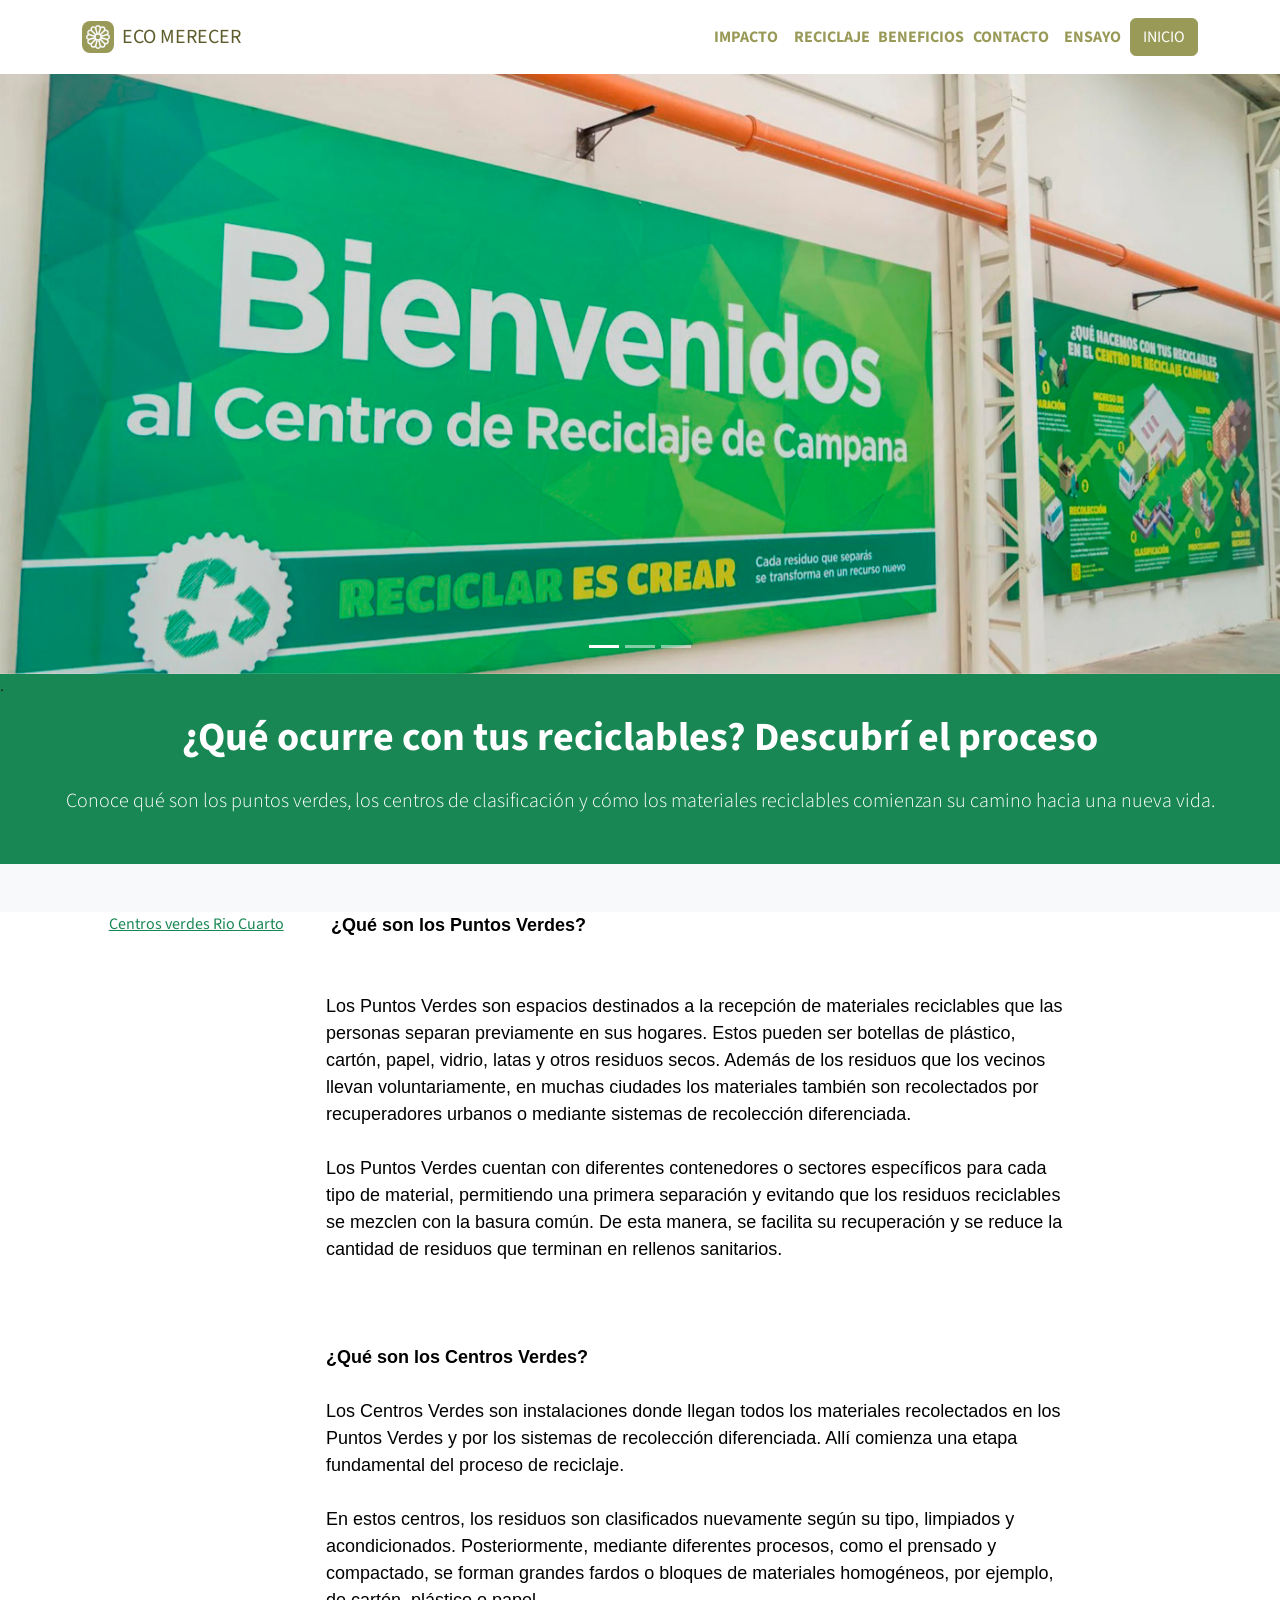
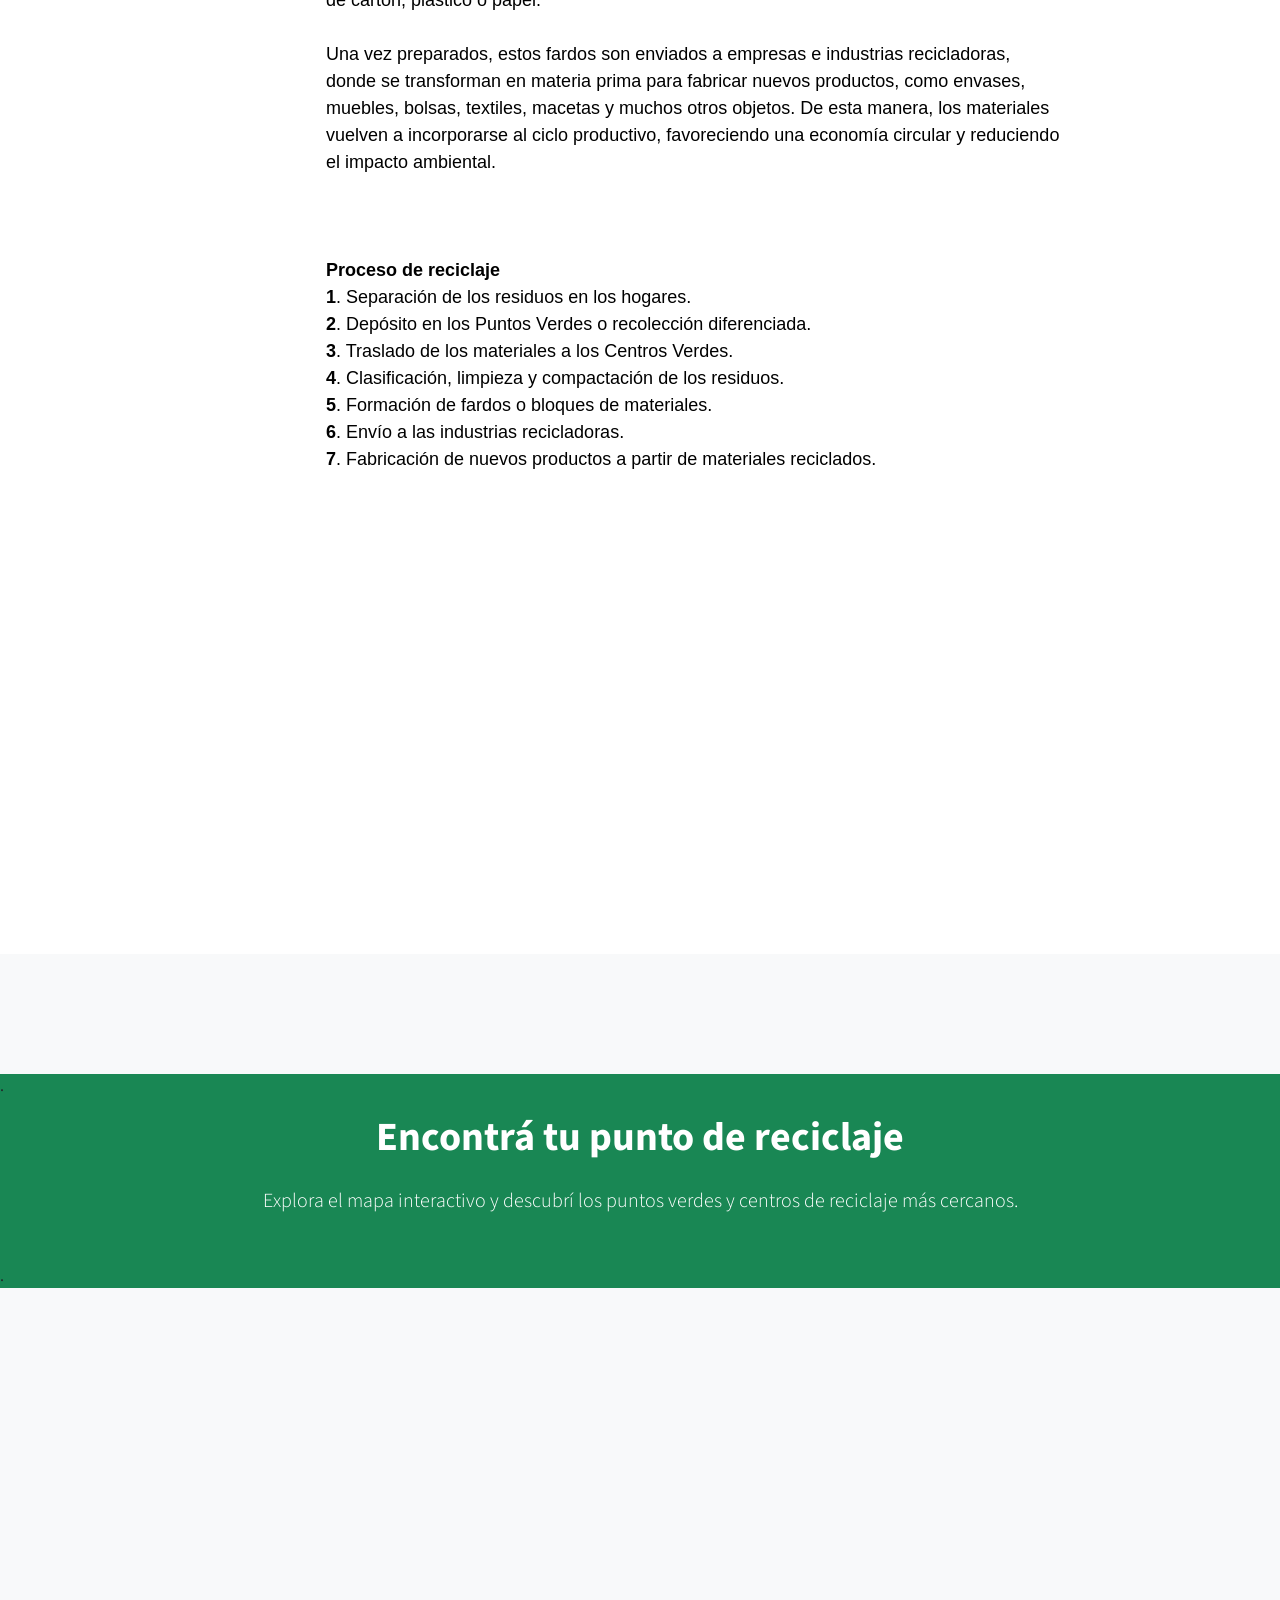
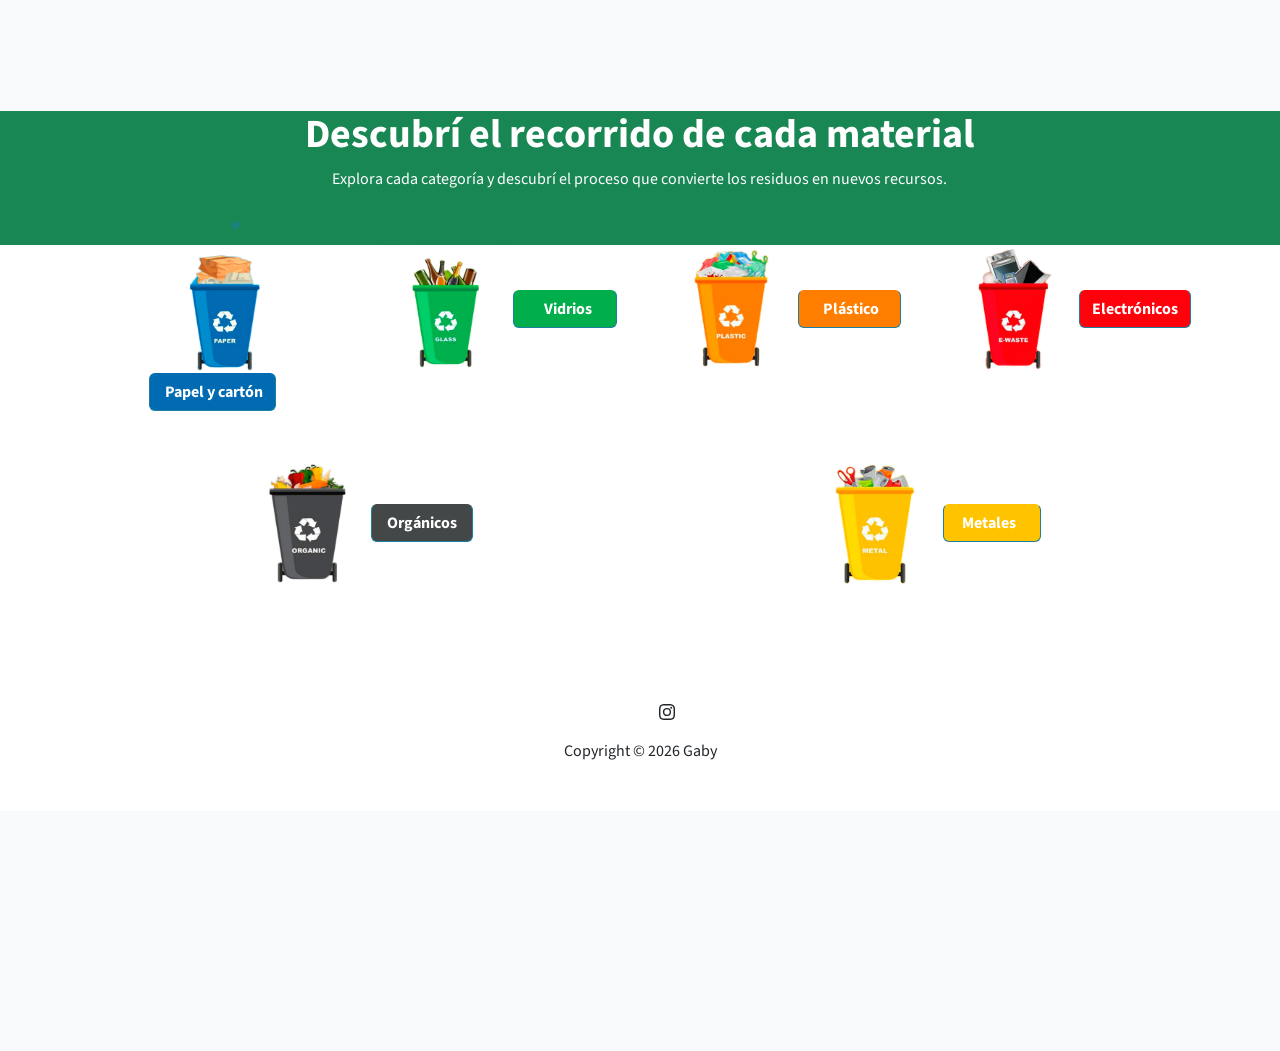
<file: pagina1.html>
<!DOCTYPE html>
<html data-bs-theme="light" lang="en">

<head>
    <meta charset="utf-8">
    <meta name="viewport" content="width=device-width, initial-scale=1.0, shrink-to-fit=no">
    <title>Web Eco Merecer</title>
    <link rel="apple-touch-icon" type="image/png" sizes="180x180" href="assets/img/fav-180.png">
    <link rel="icon" type="image/png" sizes="512x512" href="assets/img/fav-512.png">
    <link rel="icon" type="image/png" sizes="16x16" href="assets/img/fav-16.png" media="(prefers-color-scheme: dark)">
    <link rel="icon" type="image/png" sizes="32x32" href="assets/img/fav-32.png">
    <link rel="icon" type="image/png" sizes="180x180" href="assets/img/fav-180.png" media="(prefers-color-scheme: dark)">
    <link rel="icon" type="image/png" sizes="180x180" href="assets/img/fav-180.png">
    <link rel="icon" type="image/png" sizes="192x192" href="assets/img/fav-192.png">
    <link rel="icon" type="image/png" sizes="512x512" href="assets/img/fav-512.png">
    <link rel="stylesheet" href="assets/bootstrap/css/bootstrap.min.css">
    <link rel="stylesheet" href="https://fonts.googleapis.com/css?family=Source+Sans+Pro:300,400,700,300italic,400italic,700italic&amp;display=swap">
    <link rel="stylesheet" href="https://fonts.googleapis.com/css?family=Abyssinica+SIL&amp;display=swap">
    <link rel="stylesheet" href="https://fonts.googleapis.com/css?family=Aclonica&amp;display=swap">
    <link rel="stylesheet" href="https://fonts.googleapis.com/css?family=Acme&amp;display=swap">
    <link rel="stylesheet" href="https://fonts.googleapis.com/css?family=Actor&amp;display=swap">
    <link rel="stylesheet" href="https://fonts.googleapis.com/css?family=Adamina&amp;display=swap">
    <link rel="stylesheet" href="https://fonts.googleapis.com/css?family=ADLaM+Display&amp;display=swap">
    <link rel="stylesheet" href="https://fonts.googleapis.com/css?family=Advent+Pro&amp;display=swap">
    <link rel="stylesheet" href="https://fonts.googleapis.com/css?family=Afacad&amp;display=swap">
    <link rel="stylesheet" href="https://fonts.googleapis.com/css?family=Afacad+Flux&amp;display=swap">
    <link rel="stylesheet" href="https://fonts.googleapis.com/css?family=Akatab&amp;display=swap">
    <link rel="stylesheet" href="https://fonts.googleapis.com/css?family=Aoboshi+One&amp;display=swap">
    <link rel="stylesheet" href="https://fonts.googleapis.com/css?family=Lora&amp;display=swap">
    <link rel="stylesheet" href="https://fonts.googleapis.com/css?family=Lora">
    <link rel="stylesheet" href="assets/fonts/font-awesome.min.css">
    <link rel="stylesheet" href="assets/css/bss-overrides.css">
    <link rel="stylesheet" href="assets/css/article-nice.css">
    <link rel="stylesheet" href="assets/css/Footer-Clean-icons.css">
    <link rel="stylesheet" href="assets/css/Responsive-Youtube-Embed.css">
</head>

<body>
    <nav class="navbar navbar-expand-md bg-body py-3">
        <div class="container"><a class="navbar-brand d-flex align-items-center" href="#"><span class="bs-icon-sm bs-icon-rounded bs-icon-primary d-flex justify-content-center align-items-center me-2 bs-icon" style="background: rgb(153,154,87);border-color: rgb(153,154,87);"><svg class="bi bi-flower1" xmlns="http://www.w3.org/2000/svg" width="1em" height="1em" fill="currentColor" viewBox="0 0 16 16" style="color: var(--bs-light);font-size: 24px;">
                        <path d="M6.174 1.184a2 2 0 0 1 3.652 0A2 2 0 0 1 12.99 3.01a2 2 0 0 1 1.826 3.164 2 2 0 0 1 0 3.652 2 2 0 0 1-1.826 3.164 2 2 0 0 1-3.164 1.826 2 2 0 0 1-3.652 0A2 2 0 0 1 3.01 12.99a2 2 0 0 1-1.826-3.164 2 2 0 0 1 0-3.652A2 2 0 0 1 3.01 3.01a2 2 0 0 1 3.164-1.826zM8 1a1 1 0 0 0-.998 1.03l.01.091c.012.077.029.176.054.296.049.241.122.542.213.887.182.688.428 1.513.676 2.314L8 5.762l.045-.144c.248-.8.494-1.626.676-2.314.091-.345.164-.646.213-.887a4.997 4.997 0 0 0 .064-.386L9 2a1 1 0 0 0-1-1M2 9l.03-.002.091-.01a4.99 4.99 0 0 0 .296-.054c.241-.049.542-.122.887-.213a60.59 60.59 0 0 0 2.314-.676L5.762 8l-.144-.045a60.59 60.59 0 0 0-2.314-.676 16.705 16.705 0 0 0-.887-.213 4.99 4.99 0 0 0-.386-.064L2 7a1 1 0 1 0 0 2m7 5-.002-.03a5.005 5.005 0 0 0-.064-.386 16.398 16.398 0 0 0-.213-.888 60.582 60.582 0 0 0-.676-2.314L8 10.238l-.045.144c-.248.8-.494 1.626-.676 2.314-.091.345-.164.646-.213.887a4.996 4.996 0 0 0-.064.386L7 14a1 1 0 1 0 2 0m-5.696-2.134.025-.017a5.001 5.001 0 0 0 .303-.248c.184-.164.408-.377.661-.629A60.614 60.614 0 0 0 5.96 9.23l.103-.111-.147.033a60.88 60.88 0 0 0-2.343.572c-.344.093-.64.18-.874.258a5.063 5.063 0 0 0-.367.138l-.027.014a1 1 0 1 0 1 1.732zM4.5 14.062a1 1 0 0 0 1.366-.366l.014-.027c.01-.02.021-.048.036-.084a5.09 5.09 0 0 0 .102-.283c.078-.233.165-.53.258-.874a60.6 60.6 0 0 0 .572-2.343l.033-.147-.11.102a60.848 60.848 0 0 0-1.743 1.667 17.07 17.07 0 0 0-.629.66 5.06 5.06 0 0 0-.248.304l-.017.025a1 1 0 0 0 .366 1.366zm9.196-8.196a1 1 0 0 0-1-1.732l-.025.017a4.951 4.951 0 0 0-.303.248 16.69 16.69 0 0 0-.661.629A60.72 60.72 0 0 0 10.04 6.77l-.102.111.147-.033a60.6 60.6 0 0 0 2.342-.572c.345-.093.642-.18.875-.258a4.993 4.993 0 0 0 .367-.138.53.53 0 0 0 .027-.014zM11.5 1.938a1 1 0 0 0-1.366.366l-.014.027c-.01.02-.021.048-.036.084a5.09 5.09 0 0 0-.102.283c-.078.233-.165.53-.258.875a60.62 60.62 0 0 0-.572 2.342l-.033.147.11-.102a60.848 60.848 0 0 0 1.743-1.667c.252-.253.465-.477.629-.66a5.001 5.001 0 0 0 .248-.304l.017-.025a1 1 0 0 0-.366-1.366zM14 9a1 1 0 0 0 0-2l-.03.002a4.996 4.996 0 0 0-.386.064c-.242.049-.543.122-.888.213-.688.182-1.513.428-2.314.676L10.238 8l.144.045c.8.248 1.626.494 2.314.676.345.091.646.164.887.213a4.996 4.996 0 0 0 .386.064zM1.938 4.5a1 1 0 0 0 .393 1.38l.084.035c.072.03.166.064.283.103.233.078.53.165.874.258a60.88 60.88 0 0 0 2.343.572l.147.033-.103-.111a60.584 60.584 0 0 0-1.666-1.742 16.705 16.705 0 0 0-.66-.629 4.996 4.996 0 0 0-.304-.248l-.025-.017a1 1 0 0 0-1.366.366zm2.196-1.196.017.025a4.996 4.996 0 0 0 .248.303c.164.184.377.408.629.661A60.597 60.597 0 0 0 6.77 5.96l.111.102-.033-.147a60.602 60.602 0 0 0-.572-2.342c-.093-.345-.18-.642-.258-.875a5.006 5.006 0 0 0-.138-.367l-.014-.027a1 1 0 1 0-1.732 1zm9.928 8.196a1 1 0 0 0-.366-1.366l-.027-.014a5 5 0 0 0-.367-.138c-.233-.078-.53-.165-.875-.258a60.619 60.619 0 0 0-2.342-.572l-.147-.033.102.111a60.73 60.73 0 0 0 1.667 1.742c.253.252.477.465.66.629a4.946 4.946 0 0 0 .304.248l.025.017a1 1 0 0 0 1.366-.366zm-3.928 2.196a1 1 0 0 0 1.732-1l-.017-.025a5.065 5.065 0 0 0-.248-.303 16.705 16.705 0 0 0-.629-.661A60.462 60.462 0 0 0 9.23 10.04l-.111-.102.033.147a60.6 60.6 0 0 0 .572 2.342c.093.345.18.642.258.875a4.985 4.985 0 0 0 .138.367.575.575 0 0 0 .014.027zM8 9.5a1.5 1.5 0 1 0 0-3 1.5 1.5 0 0 0 0 3"></path>
                    </svg></span><span><span style="color: rgb(94, 92, 44); background-color: rgba(118, 39, 39, 0);">ECO MERECER</span></span></a><button class="navbar-toggler" data-bs-toggle="collapse" data-bs-target="#navcol-2"><span class="visually-hidden">Toggle navigation</span><span class="navbar-toggler-icon"></span></button>
            <div class="collapse navbar-collapse" id="navcol-2">
                <ul class="navbar-nav ms-auto">
                    <li class="nav-item"><a class="nav-link active" href="#"></a></li>
                    <li class="nav-item"><a class="nav-link" href="pagina2.html"><strong><span style="color: rgb(153, 154, 87);">IMPACTO</span></strong></a></li>
                    <li class="nav-item"><a class="nav-link" href="pagina3.html"><strong><span style="color: rgb(153, 154, 87);">RECICLAJE</span></strong></a></li>
                </ul><a href="pagina4.html" style="color: rgba(13,110,253,0);"><strong><span style="color: rgb(153, 154, 87);">BENEFICIOS</span></strong></a><a href="pagina6.html" style="color: rgba(13,110,253,0);"><strong><span style="color: rgb(153, 154, 87);">&nbsp; &nbsp;CONTACTO&nbsp; &nbsp;</span></strong></a><a href="pagina5.html" style="color: rgba(13,110,253,0);"><strong><span style="color: rgb(153, 154, 87);">&nbsp; ENSAYO&nbsp; &nbsp;</span></strong></a>
            </div><a class="btn btn-primary" role="button" style="background: rgb(153,154,87);border-color: rgb(153,154,87);" href="index.html">INICIO</a>
        </div>
    </nav>
    <div class="carousel slide" data-bs-ride="carousel" id="carousel-1" style="height: 600px;">
        <div class="carousel-inner h-100">
            <div class="carousel-item active h-100"><img class="object-fit-cover w-100 d-block position-absolute h-100" src="assets/img/centro%20de%20reciclaje.jpg" alt="Slide Image" style="z-index: -1;">
                <div class="container d-flex h-100 flex-column justify-content-center">
                    <div class="row">
                        <div class="col-sm-8 col-md-6 col-lg-5 col-xl-4 col-xxl-4 offset-md-2" style="text-align: center;">
                            <div style="max-width: 350px;">
                                <h1 class="text-uppercase fw-bold"></h1>
                            </div>
                        </div>
                    </div>
                </div>
            </div>
            <div class="carousel-item h-100"><img class="object-fit-cover w-100 d-block position-absolute h-100" src="assets/img/imagen%202%20del%20carrucel.jpg" alt="Slide Image" style="z-index: -1;">
                <div class="container d-flex h-100 flex-column justify-content-center mb-4 pb-0">
                    <div class="row">
                        <div class="col-sm-12 col-md-6 col-xl-7 col-xxl-12 offset-md-2" style="text-align: center;">
                            <div style="max-width: 350px;"></div>
                        </div>
                    </div>
                </div>
            </div>
            <div class="carousel-item h-100 mb-0 pb-4" style="margin: 1px;"><img class="object-fit-cover w-100 d-block position-absolute h-100" src="assets/img/imagen%20de%20punto%20verde.jpg" alt="Slide Image" style="z-index: -1;"></div>
        </div>
        <div><a class="carousel-control-prev" role="button" data-bs-slide="prev" href="#carousel-1"><span class="visually-hidden">Previous</span></a><a class="carousel-control-next mt-0 pt-10 mb-0 pb-10" role="button" data-bs-slide="next" href="#carousel-1"><span class="visually-hidden">Next</span></a></div>
        <div class="carousel-indicators"><button type="button" data-bs-target="#carousel-1" data-bs-slide-to="0" class="active"></button> <button type="button" data-bs-target="#carousel-1" data-bs-slide-to="1"></button> <button type="button" data-bs-target="#carousel-1" data-bs-slide-to="2"></button></div>
    </div>
    <section class="mt-0 pt-0 content-section bg-light" id="about" style="background: var(--bs-success);">
        <div class="row mt-0 pt-0" style="background: var(--bs-success);">
            <div class="col" style="background: var(--bs-success);">
                <p>.</p>
                <h1 class="brand-heading" style="text-align: center;"><span style="color: rgb(255, 255, 255);">¿Qué ocurre con tus reciclables? Descubrí el proceso</span></h1>
                <p class="mt-4 pt-0 mb-5 lead" style="text-align: center;"><span style="text-align: center;"><span style="color: rgb(255, 255, 255);">Conoce qué son los puntos verdes, los centros de clasificación y cómo los materiales reciclables comienzan su camino hacia una nueva vida.</span></span></p>
            </div>
        </div>
        <p class="mb-5 lead" style="text-align: center;"></p>
        <div class="row" style="background: #ffffff;">
            <div class="col-md-10 col-lg-3 col-xl-2 col-xxl-2 offset-md-1" style="background: #ffffff;">
                <p><a style="border-top-color: var(--bs-success);color: var(--bs-success);" target="_blank" href="https://www.riocuarto.gob.ar/mapas/mapa-de-puntos-verdes">Centros verdes Rio Cuarto</a></p>
            </div>
            <div class="col-md-10 col-lg-7 offset-md-1 offset-lg-0">
                <div class="text">
                    <p style="font-family: Roboto, sans-serif;font-size: 18px;"><span style="color: rgb(0, 0, 0);">&nbsp;</span><strong><span style="color: rgb(0, 0, 0);">¿Qué son los Puntos Verdes?&nbsp; &nbsp; &nbsp; &nbsp; &nbsp; &nbsp; &nbsp; &nbsp; &nbsp; &nbsp; &nbsp; &nbsp; &nbsp; &nbsp; &nbsp; &nbsp; &nbsp; &nbsp; &nbsp; &nbsp; &nbsp; &nbsp; &nbsp; &nbsp; &nbsp; &nbsp; &nbsp; &nbsp; &nbsp; &nbsp; &nbsp; &nbsp; &nbsp; &nbsp; &nbsp; &nbsp; &nbsp; &nbsp; &nbsp; &nbsp; &nbsp; &nbsp; &nbsp; &nbsp; &nbsp; &nbsp; &nbsp; &nbsp; &nbsp; &nbsp; &nbsp; &nbsp; &nbsp; &nbsp; &nbsp; &nbsp; &nbsp; &nbsp; &nbsp; &nbsp; &nbsp; &nbsp; &nbsp; &nbsp; &nbsp; &nbsp; &nbsp; &nbsp; &nbsp; &nbsp; &nbsp; &nbsp; &nbsp; &nbsp; &nbsp; &nbsp; &nbsp; &nbsp; &nbsp; &nbsp; &nbsp; &nbsp; &nbsp; &nbsp; &nbsp; &nbsp; &nbsp; &nbsp; &nbsp; &nbsp; &nbsp; &nbsp; &nbsp; &nbsp; &nbsp; &nbsp; &nbsp; &nbsp; &nbsp; &nbsp; &nbsp; &nbsp; &nbsp; &nbsp; &nbsp; &nbsp; &nbsp; &nbsp; &nbsp; &nbsp; &nbsp; &nbsp; &nbsp; &nbsp; &nbsp; &nbsp; &nbsp; &nbsp; &nbsp; &nbsp; &nbsp; &nbsp; &nbsp; &nbsp; &nbsp; &nbsp; &nbsp; &nbsp; &nbsp; &nbsp; &nbsp; &nbsp; &nbsp; &nbsp; &nbsp; &nbsp; &nbsp; &nbsp; &nbsp; &nbsp; &nbsp; &nbsp; &nbsp; &nbsp; &nbsp; &nbsp; &nbsp; &nbsp; &nbsp; &nbsp; &nbsp; &nbsp; &nbsp; &nbsp; &nbsp;</span></strong><br><span style="color: rgb(0, 0, 0);">Los Puntos Verdes son espacios destinados a la recepción de materiales reciclables que las personas separan previamente en sus hogares. Estos pueden ser botellas de plástico, cartón, papel, vidrio, latas y otros residuos secos. Además de los residuos que los vecinos llevan voluntariamente, en muchas ciudades los materiales también son recolectados por recuperadores urbanos o mediante sistemas de recolección diferenciada.</span><br><br><span style="color: rgb(0, 0, 0);">Los Puntos Verdes cuentan con diferentes contenedores o sectores específicos para cada tipo de material, permitiendo una primera separación y evitando que los residuos reciclables se mezclen con la basura común. De esta manera, se facilita su recuperación y se reduce la cantidad de residuos que terminan en rellenos sanitarios.</span><br><br><br><br><strong><span style="color: rgb(0, 0, 0); background-color: rgb(255, 255, 255);">¿Qué son los Centros Verdes?</span></strong><br><br><span style="color: rgb(0, 0, 0);">Los Centros Verdes son instalaciones donde llegan todos los materiales recolectados en los Puntos Verdes y por los sistemas de recolección diferenciada. Allí comienza una etapa fundamental del proceso de reciclaje.</span><br><br><span style="color: rgb(0, 0, 0);">En estos centros, los residuos son clasificados nuevamente según su tipo, limpiados y acondicionados. Posteriormente, mediante diferentes procesos, como el prensado y compactado, se forman grandes fardos o bloques de materiales homogéneos, por ejemplo, de cartón, plástico o papel.</span><br><br><span style="color: rgb(0, 0, 0);">Una vez preparados, estos fardos son enviados a empresas e industrias recicladoras, donde se transforman en materia prima para fabricar nuevos productos, como envases, muebles, bolsas, textiles, macetas y muchos otros objetos. De esta manera, los materiales vuelven a incorporarse al ciclo productivo, favoreciendo una economía circular y reduciendo el impacto ambiental.</span><br><br><br><br><strong><span style="color: rgb(0, 0, 0);">Proceso de reciclaje</span></strong><br><strong><span style="color: rgb(0, 0, 0);">1</span></strong><span style="color: rgb(0, 0, 0);">. Separación de los residuos en los hogares.</span><br><strong><span style="color: rgb(0, 0, 0);">2</span></strong><span style="color: rgb(0, 0, 0);">. Depósito en los Puntos Verdes o recolección diferenciada.</span><br><strong><span style="color: rgb(0, 0, 0);">3</span></strong><span style="color: rgb(0, 0, 0);">. Traslado de los materiales a los Centros Verdes.</span><br><strong><span style="color: rgb(0, 0, 0);">4</span></strong><span style="color: rgb(0, 0, 0);">. Clasificación, limpieza y compactación de los residuos.</span><br><strong><span style="color: rgb(0, 0, 0);">5</span></strong><span style="color: rgb(0, 0, 0);">. Formación de fardos o bloques de materiales.</span><br><strong><span style="color: rgb(0, 0, 0);">6</span></strong><span style="color: rgb(0, 0, 0);">. Envío a las industrias recicladoras.</span><br><strong><span style="color: rgb(0, 0, 0);">7</span></strong><span style="color: rgb(0, 0, 0);">. Fabricación de nuevos productos a partir de materiales reciclados.&nbsp; &nbsp; &nbsp; &nbsp; &nbsp; &nbsp; &nbsp; &nbsp; &nbsp; &nbsp; &nbsp; &nbsp; &nbsp; &nbsp; &nbsp; &nbsp; &nbsp; &nbsp; &nbsp; &nbsp; &nbsp; &nbsp; &nbsp; &nbsp; &nbsp; &nbsp; &nbsp; &nbsp; &nbsp; &nbsp; &nbsp; &nbsp; &nbsp; &nbsp; &nbsp; &nbsp; &nbsp; &nbsp; &nbsp;</span></p>
                    <div class="video-container"><iframe allowfullscreen="" frameborder="0" src="https://www.youtube.com/embed/VlIQB46RlVs?loop=1&amp;playlist=VlIQB46RlVs" width="853" height="480"></iframe></div>
                    <figure class="figure"></figure>
                </div>
            </div>
        </div>
        <section class="article-dual-column"></section>
        <section id="about-1" class="content-section bg-light" style="background: rgb(255,255,255);">
            <div class="col col-sm-12" style="background: var(--bs-success);">
                <p>.</p>
                <h1 class="brand-heading" style="text-align: center;"><span style="color: rgb(255, 255, 255);">Encontrá tu punto de reciclaje</span></h1>
                <p class="mt-4 pt-0 mb-5 lead" style="text-align: center;"><span style="text-align: center;"><span style="color: rgb(255, 255, 255);">Explora el mapa interactivo y descubrí los puntos verdes y centros de reciclaje más cercanos.</span></span></p>
                <p>.</p>
            </div><iframe allowfullscreen="" frameborder="0" src="https://cdn.bootstrapstudio.io/placeholders/map.html" width="100%" height="400"></iframe>
            <div class="row" style="background: var(--bs-success);">
                <div class="col-lg-8 mx-auto" style="background: var(--bs-success);">
                    <h1 class="brand-heading" style="text-align: center;"><span style="color: rgb(255, 255, 255);">Descubrí el recorrido de cada material</span></h1>
                    <p class="intro-text" style="text-align: center;"><span style="color: rgb(255, 255, 255);">Explora cada categoría y descubrí el proceso que convierte los residuos en nuevos recursos.</span></p><a class="btn btn-link btn-circle" role="button" href="#about"><i class="fa fa-angle-double-down"></i></a>
                </div>
            </div>
            <section id="services" style="background: #ffffff;">
                <div class="container">
                    <div class="row" style="background: #ffffff;">
                        <div class="col-md-6 col-lg-3 col-xxl-4 text-center" style="background: #ffffff;"><img class="ms-4" width="134" height="128" style="width: 134px;" src="assets/img/tacho%20azul%20con%20fondo%20blanco.jpg"><a class="btn btn-primary" role="button" style="background: rgb(0,106,178);border-top-color: rgb(0,106,178);" href="https://youtu.be/EK6369vNUmQ?si=A4dG3eZNPEeA-Lwu" target="_blank"><strong>&nbsp;Papel y cartón</strong></a>
                            <div class="mt-5 mx-auto service-box"></div>
                        </div>
                        <div class="col-md-6 col-lg-3 col-xxl-4 text-center" style="background: #ffffff;"><img class="ms-0 ps-0" width="134" height="128" style="width: 134px;" src="assets/img/tacho%20verde%202.jpg"><a class="btn btn-primary" role="button" style="background: rgb(0,175,75);border-top-color: rgb(0,175,75);" href="https://youtu.be/m1DL5prkDz0?si=M4ZRSlR_9ZND5Qt4" target="_blank"><strong>&nbsp; &nbsp; &nbsp; Vidrios&nbsp; &nbsp;&nbsp;</strong></a>
                            <div class="mt-5 mx-auto service-box"></div>
                        </div>
                        <div class="col-md-6 col-lg-3 col-xxl-4 text-center" style="background: #ffffff;"><img width="134" height="128" style="width: 134px;" src="assets/img/cubo%20naranja.jpg"><a class="btn btn-primary" role="button" style="background: rgb(255,126,0);border-top-color: rgb(255,126,0);" href="https://youtu.be/1tc2xXbmzPs?si=1GoCxYV4l4Fy2n0H" target="_blank"><strong>&nbsp; &nbsp; Plástico&nbsp; &nbsp;</strong></a>
                            <div class="mt-5 mx-auto service-box"></div>
                        </div>
                        <div class="col-md-6 col-lg-3 col-xxl-4 text-center"><img width="134" height="128" style="width: 134px;" src="assets/img/tacho%20rojo.jpg"><a class="btn btn-primary" role="button" style="background: rgb(255,1,11);border-top-color: rgb(255,1,11);" href="https://youtu.be/5mVtvwdqIH4?si=Z9a7WPya7lf8uHTp" target="_blank"><strong>Electrónicos</strong></a>
                            <div class="mt-5 mx-auto service-box"></div>
                        </div>
                        <div class="col-md-6 col-lg-6 col-xl-6 col-xxl-4 text-center" style="background: #ffffff;"><img width="134" height="128" style="width: 134px;" src="assets/img/tacho%20gris.jpg"><a class="btn btn-primary" role="button" style="background: rgb(68,71,72);border-top-color: rgb(68,71,72);" href="https://youtu.be/9HuqN10w2n4?si=-N4bbcpykv8doQxy" target="_blank"><strong>&nbsp;Orgánicos&nbsp;</strong></a>
                            <div class="mt-5 mx-auto service-box"></div>
                        </div>
                        <div class="col-md-6 col-lg-6 col-xl-6 col-xxl-4 text-center" style="background: #ffffff;"><img width="134" height="128" style="width: 134px;" src="assets/img/tacho%20amarillo.jpg"><a class="btn btn-primary" role="button" style="background: rgb(255,195,0);border-top-color: rgb(255,194,0);" href="https://youtu.be/9jpy7L3XVqE?si=wApR2RNJ-zTjItNK" target="_blank"><strong>&nbsp; Metales&nbsp; &nbsp;&nbsp;</strong></a>
                            <div class="mt-5 mx-auto service-box"></div>
                        </div>
                    </div>
                </div>
            </section>
            <footer class="text-center bg-body" data-bs-theme="light">
                <div class="container py-4 py-lg-5">
                    <ul class="list-inline"></ul>
                    <ul class="list-inline">
                        <li class="list-inline-item me-4"><a href="#"></a></li>
                        <li class="list-inline-item me-4"><a href="#"></a></li>
                        <li class="list-inline-item"><a href="https://www.eco-comunicacion.com/" target="_blank"><svg class="bi bi-instagram text-body" xmlns="http://www.w3.org/2000/svg" width="1em" height="1em" fill="currentColor" viewBox="0 0 16 16">
                                    <path d="M8 0C5.829 0 5.556.01 4.703.048 3.85.088 3.269.222 2.76.42a3.917 3.917 0 0 0-1.417.923A3.927 3.927 0 0 0 .42 2.76C.222 3.268.087 3.85.048 4.7.01 5.555 0 5.827 0 8.001c0 2.172.01 2.444.048 3.297.04.852.174 1.433.372 1.942.205.526.478.972.923 1.417.444.445.89.719 1.416.923.51.198 1.09.333 1.942.372C5.555 15.99 5.827 16 8 16s2.444-.01 3.298-.048c.851-.04 1.434-.174 1.943-.372a3.916 3.916 0 0 0 1.416-.923c.445-.445.718-.891.923-1.417.197-.509.332-1.09.372-1.942C15.99 10.445 16 10.173 16 8s-.01-2.445-.048-3.299c-.04-.851-.175-1.433-.372-1.941a3.926 3.926 0 0 0-.923-1.417A3.911 3.911 0 0 0 13.24.42c-.51-.198-1.092-.333-1.943-.372C10.443.01 10.172 0 7.998 0h.003zm-.717 1.442h.718c2.136 0 2.389.007 3.232.046.78.035 1.204.166 1.486.275.373.145.64.319.92.599.28.28.453.546.598.92.11.281.24.705.275 1.485.039.843.047 1.096.047 3.231s-.008 2.389-.047 3.232c-.035.78-.166 1.203-.275 1.485a2.47 2.47 0 0 1-.599.919c-.28.28-.546.453-.92.598-.28.11-.704.24-1.485.276-.843.038-1.096.047-3.232.047s-2.39-.009-3.233-.047c-.78-.036-1.203-.166-1.485-.276a2.478 2.478 0 0 1-.92-.598 2.48 2.48 0 0 1-.6-.92c-.109-.281-.24-.705-.275-1.485-.038-.843-.046-1.096-.046-3.233 0-2.136.008-2.388.046-3.231.036-.78.166-1.204.276-1.486.145-.373.319-.64.599-.92.28-.28.546-.453.92-.598.282-.11.705-.24 1.485-.276.738-.034 1.024-.044 2.515-.045v.002zm4.988 1.328a.96.96 0 1 0 0 1.92.96.96 0 0 0 0-1.92zm-4.27 1.122a4.109 4.109 0 1 0 0 8.217 4.109 4.109 0 0 0 0-8.217zm0 1.441a2.667 2.667 0 1 1 0 5.334 2.667 2.667 0 0 1 0-5.334"></path>
                                </svg></a></li>
                    </ul>
                    <p class="text-body mb-0">Copyright © 2026 Gaby</p>
                </div>
            </footer>
        </section>
    </section>
    <div class="col">
        <p class="mt-4 pt-0 mb-5 lead" style="text-align: center;"></p>
    </div>
    <script src="assets/bootstrap/js/bootstrap.min.js"></script>
    <script src="assets/js/stylish-portfolio.js"></script>
</body>

</html>
</file>
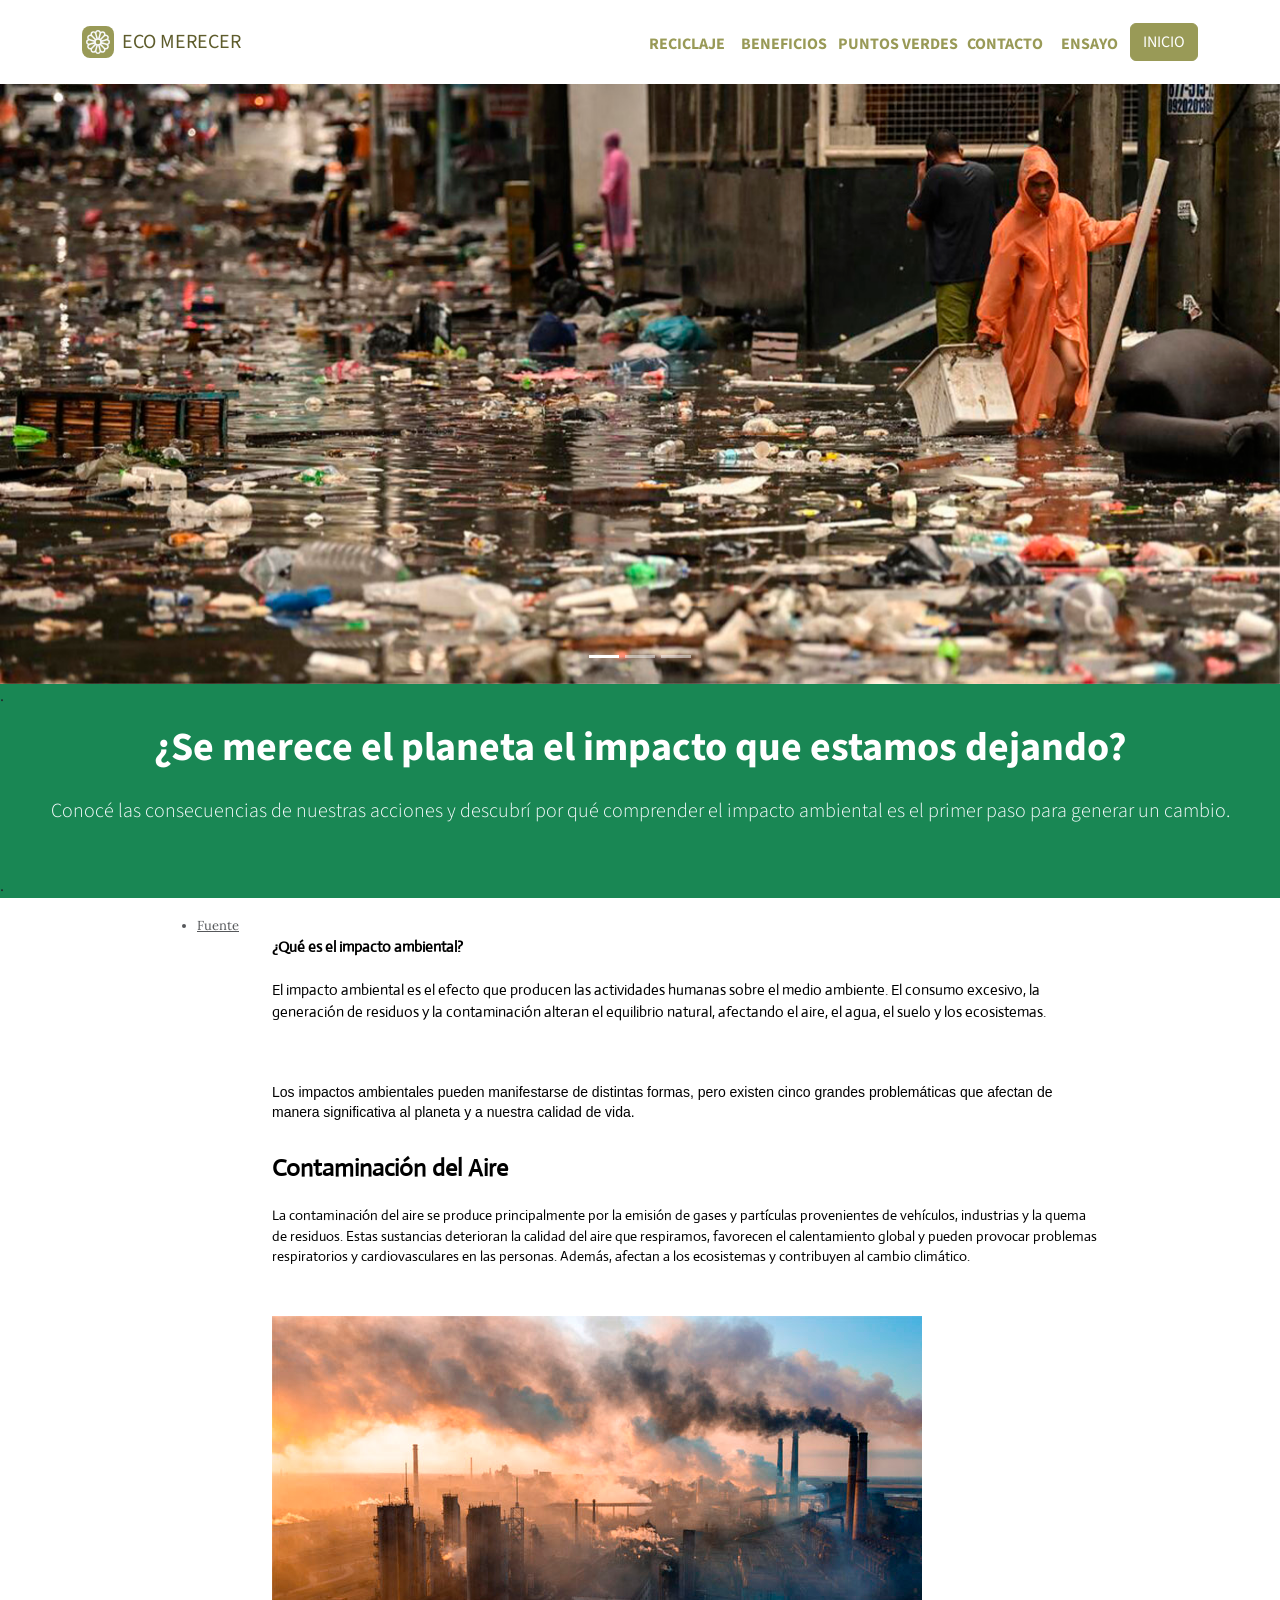
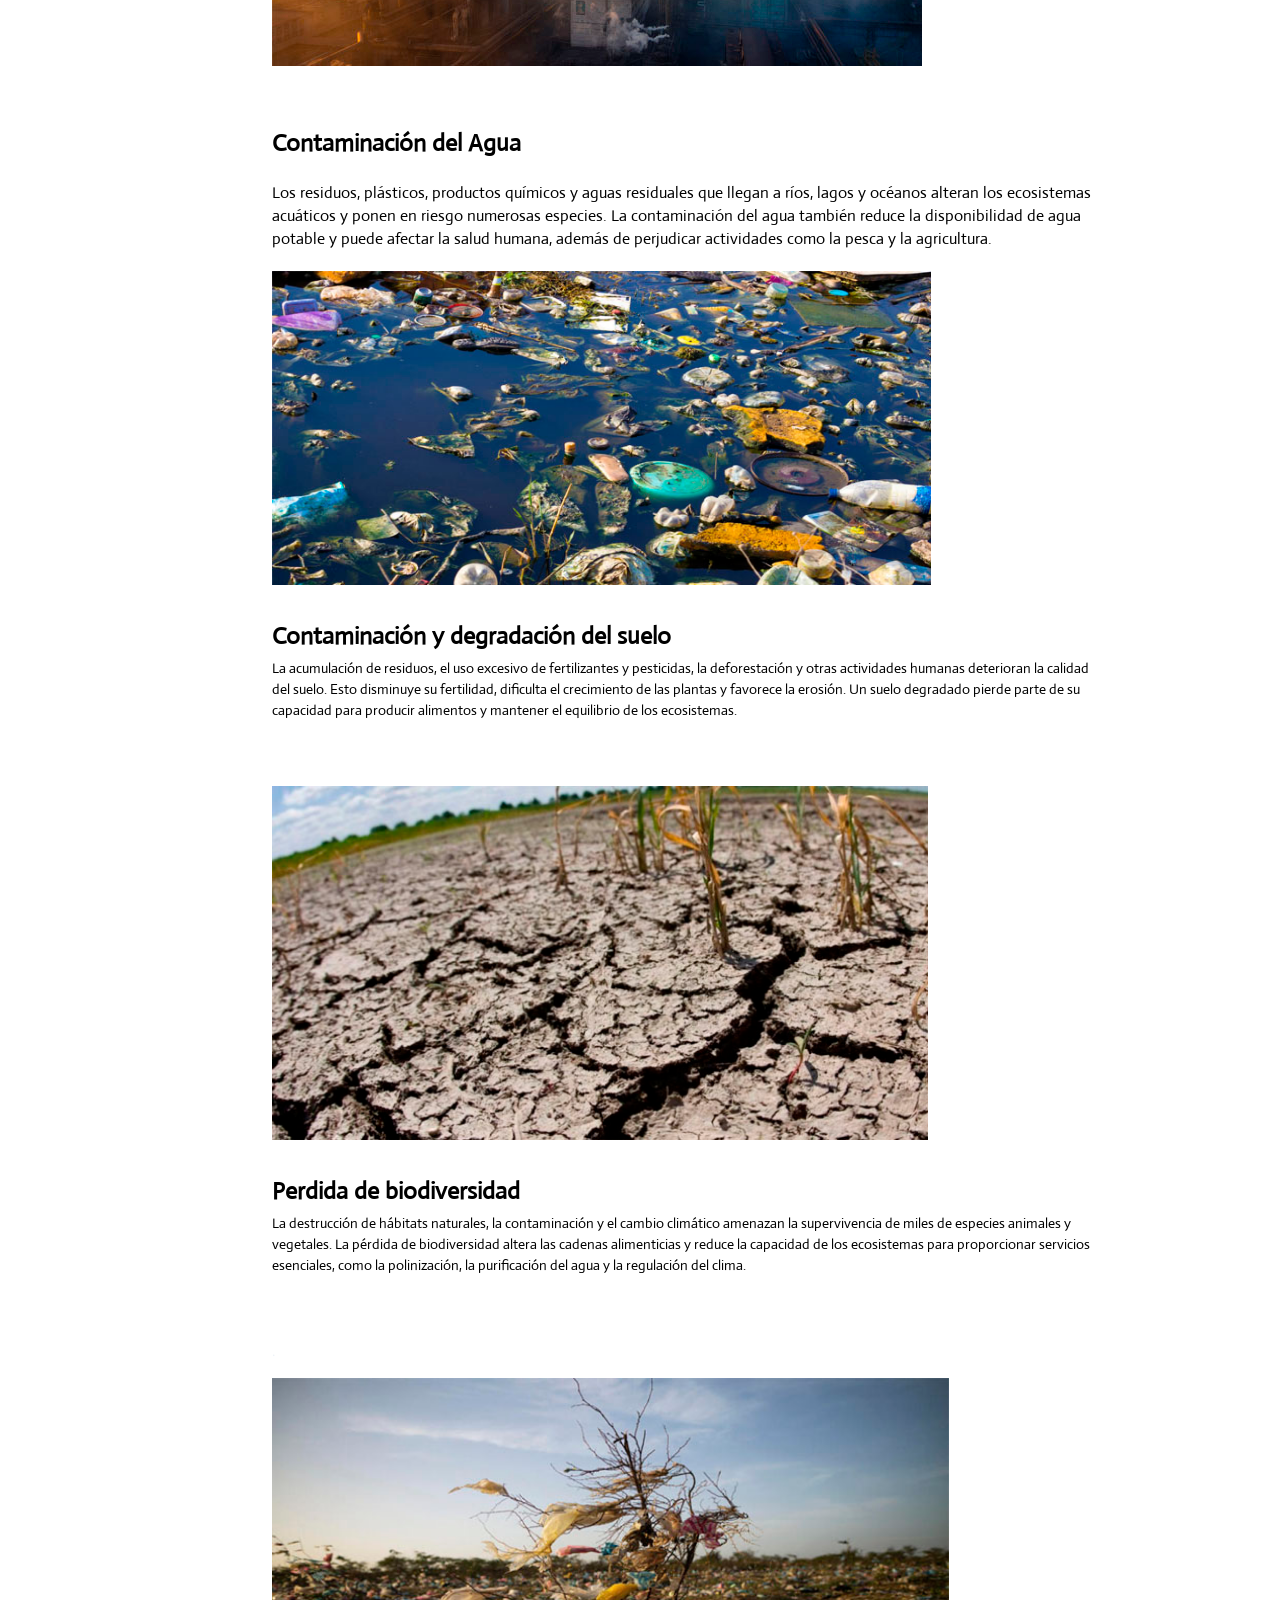
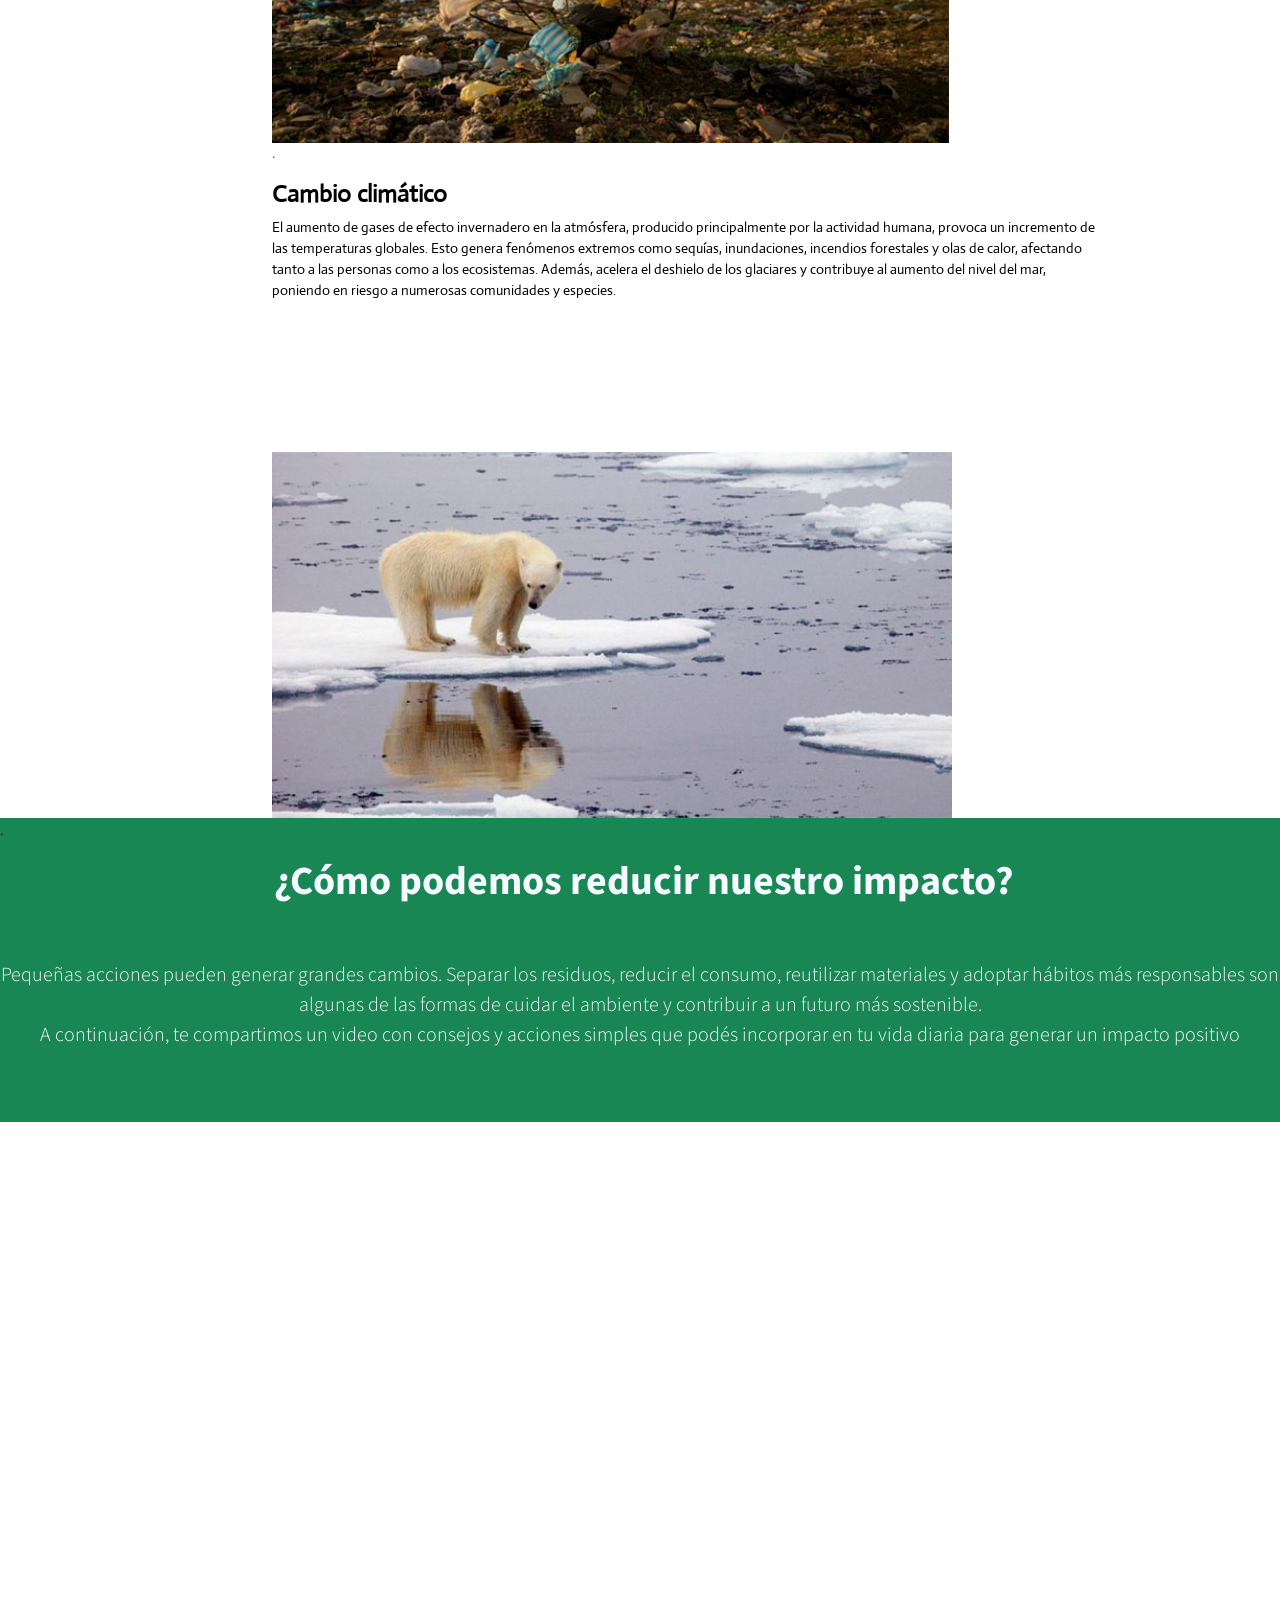
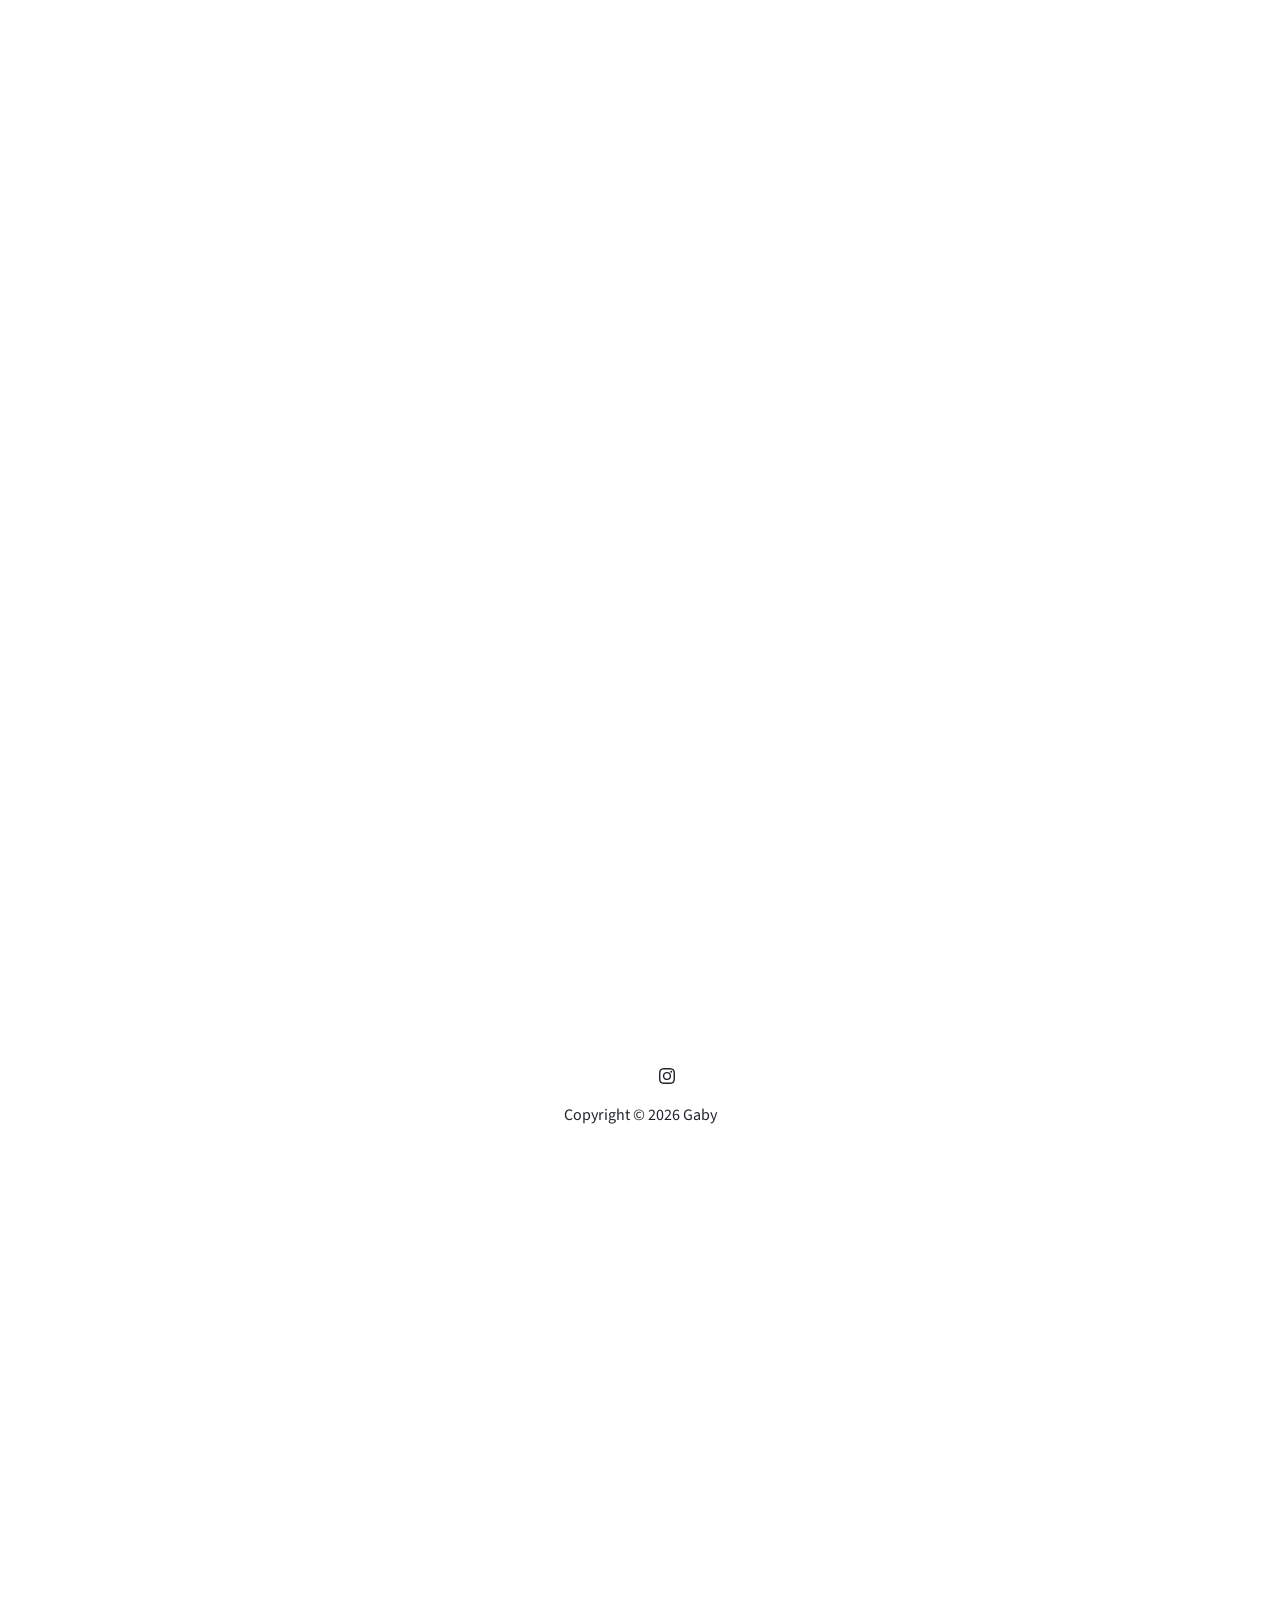
<file: pagina2.html>
<!DOCTYPE html>
<html data-bs-theme="light" lang="en">

<head>
    <meta charset="utf-8">
    <meta name="viewport" content="width=device-width, initial-scale=1.0, shrink-to-fit=no">
    <title>Web Eco Merecer</title>
    <link rel="apple-touch-icon" type="image/png" sizes="180x180" href="assets/img/fav-180.png">
    <link rel="icon" type="image/png" sizes="512x512" href="assets/img/fav-512.png">
    <link rel="icon" type="image/png" sizes="16x16" href="assets/img/fav-16.png" media="(prefers-color-scheme: dark)">
    <link rel="icon" type="image/png" sizes="32x32" href="assets/img/fav-32.png">
    <link rel="icon" type="image/png" sizes="180x180" href="assets/img/fav-180.png" media="(prefers-color-scheme: dark)">
    <link rel="icon" type="image/png" sizes="180x180" href="assets/img/fav-180.png">
    <link rel="icon" type="image/png" sizes="192x192" href="assets/img/fav-192.png">
    <link rel="icon" type="image/png" sizes="512x512" href="assets/img/fav-512.png">
    <link rel="stylesheet" href="assets/bootstrap/css/bootstrap.min.css">
    <link rel="stylesheet" href="https://fonts.googleapis.com/css?family=Source+Sans+Pro:300,400,700,300italic,400italic,700italic&amp;display=swap">
    <link rel="stylesheet" href="https://fonts.googleapis.com/css?family=Abyssinica+SIL&amp;display=swap">
    <link rel="stylesheet" href="https://fonts.googleapis.com/css?family=Aclonica&amp;display=swap">
    <link rel="stylesheet" href="https://fonts.googleapis.com/css?family=Acme&amp;display=swap">
    <link rel="stylesheet" href="https://fonts.googleapis.com/css?family=Actor&amp;display=swap">
    <link rel="stylesheet" href="https://fonts.googleapis.com/css?family=Adamina&amp;display=swap">
    <link rel="stylesheet" href="https://fonts.googleapis.com/css?family=ADLaM+Display&amp;display=swap">
    <link rel="stylesheet" href="https://fonts.googleapis.com/css?family=Advent+Pro&amp;display=swap">
    <link rel="stylesheet" href="https://fonts.googleapis.com/css?family=Afacad&amp;display=swap">
    <link rel="stylesheet" href="https://fonts.googleapis.com/css?family=Afacad+Flux&amp;display=swap">
    <link rel="stylesheet" href="https://fonts.googleapis.com/css?family=Akatab&amp;display=swap">
    <link rel="stylesheet" href="https://fonts.googleapis.com/css?family=Aoboshi+One&amp;display=swap">
    <link rel="stylesheet" href="https://fonts.googleapis.com/css?family=Lora&amp;display=swap">
    <link rel="stylesheet" href="https://fonts.googleapis.com/css?family=Lora">
    <link rel="stylesheet" href="assets/css/bss-overrides.css">
    <link rel="stylesheet" href="assets/css/article-nice.css">
    <link rel="stylesheet" href="assets/css/Footer-Clean-icons.css">
    <link rel="stylesheet" href="assets/css/Responsive-Youtube-Embed.css">
</head>

<body>
    <nav class="navbar navbar-expand-md bg-body py-3">
        <div class="container"><a class="navbar-brand d-flex align-items-center" href="#"><span class="bs-icon-sm bs-icon-rounded bs-icon-primary d-flex justify-content-center align-items-center me-2 bs-icon" style="background: rgb(153,154,87);border-color: rgb(153,154,87);"><svg class="bi bi-flower1" xmlns="http://www.w3.org/2000/svg" width="1em" height="1em" fill="currentColor" viewBox="0 0 16 16" style="color: var(--bs-light);font-size: 24px;">
                        <path d="M6.174 1.184a2 2 0 0 1 3.652 0A2 2 0 0 1 12.99 3.01a2 2 0 0 1 1.826 3.164 2 2 0 0 1 0 3.652 2 2 0 0 1-1.826 3.164 2 2 0 0 1-3.164 1.826 2 2 0 0 1-3.652 0A2 2 0 0 1 3.01 12.99a2 2 0 0 1-1.826-3.164 2 2 0 0 1 0-3.652A2 2 0 0 1 3.01 3.01a2 2 0 0 1 3.164-1.826zM8 1a1 1 0 0 0-.998 1.03l.01.091c.012.077.029.176.054.296.049.241.122.542.213.887.182.688.428 1.513.676 2.314L8 5.762l.045-.144c.248-.8.494-1.626.676-2.314.091-.345.164-.646.213-.887a4.997 4.997 0 0 0 .064-.386L9 2a1 1 0 0 0-1-1M2 9l.03-.002.091-.01a4.99 4.99 0 0 0 .296-.054c.241-.049.542-.122.887-.213a60.59 60.59 0 0 0 2.314-.676L5.762 8l-.144-.045a60.59 60.59 0 0 0-2.314-.676 16.705 16.705 0 0 0-.887-.213 4.99 4.99 0 0 0-.386-.064L2 7a1 1 0 1 0 0 2m7 5-.002-.03a5.005 5.005 0 0 0-.064-.386 16.398 16.398 0 0 0-.213-.888 60.582 60.582 0 0 0-.676-2.314L8 10.238l-.045.144c-.248.8-.494 1.626-.676 2.314-.091.345-.164.646-.213.887a4.996 4.996 0 0 0-.064.386L7 14a1 1 0 1 0 2 0m-5.696-2.134.025-.017a5.001 5.001 0 0 0 .303-.248c.184-.164.408-.377.661-.629A60.614 60.614 0 0 0 5.96 9.23l.103-.111-.147.033a60.88 60.88 0 0 0-2.343.572c-.344.093-.64.18-.874.258a5.063 5.063 0 0 0-.367.138l-.027.014a1 1 0 1 0 1 1.732zM4.5 14.062a1 1 0 0 0 1.366-.366l.014-.027c.01-.02.021-.048.036-.084a5.09 5.09 0 0 0 .102-.283c.078-.233.165-.53.258-.874a60.6 60.6 0 0 0 .572-2.343l.033-.147-.11.102a60.848 60.848 0 0 0-1.743 1.667 17.07 17.07 0 0 0-.629.66 5.06 5.06 0 0 0-.248.304l-.017.025a1 1 0 0 0 .366 1.366zm9.196-8.196a1 1 0 0 0-1-1.732l-.025.017a4.951 4.951 0 0 0-.303.248 16.69 16.69 0 0 0-.661.629A60.72 60.72 0 0 0 10.04 6.77l-.102.111.147-.033a60.6 60.6 0 0 0 2.342-.572c.345-.093.642-.18.875-.258a4.993 4.993 0 0 0 .367-.138.53.53 0 0 0 .027-.014zM11.5 1.938a1 1 0 0 0-1.366.366l-.014.027c-.01.02-.021.048-.036.084a5.09 5.09 0 0 0-.102.283c-.078.233-.165.53-.258.875a60.62 60.62 0 0 0-.572 2.342l-.033.147.11-.102a60.848 60.848 0 0 0 1.743-1.667c.252-.253.465-.477.629-.66a5.001 5.001 0 0 0 .248-.304l.017-.025a1 1 0 0 0-.366-1.366zM14 9a1 1 0 0 0 0-2l-.03.002a4.996 4.996 0 0 0-.386.064c-.242.049-.543.122-.888.213-.688.182-1.513.428-2.314.676L10.238 8l.144.045c.8.248 1.626.494 2.314.676.345.091.646.164.887.213a4.996 4.996 0 0 0 .386.064zM1.938 4.5a1 1 0 0 0 .393 1.38l.084.035c.072.03.166.064.283.103.233.078.53.165.874.258a60.88 60.88 0 0 0 2.343.572l.147.033-.103-.111a60.584 60.584 0 0 0-1.666-1.742 16.705 16.705 0 0 0-.66-.629 4.996 4.996 0 0 0-.304-.248l-.025-.017a1 1 0 0 0-1.366.366zm2.196-1.196.017.025a4.996 4.996 0 0 0 .248.303c.164.184.377.408.629.661A60.597 60.597 0 0 0 6.77 5.96l.111.102-.033-.147a60.602 60.602 0 0 0-.572-2.342c-.093-.345-.18-.642-.258-.875a5.006 5.006 0 0 0-.138-.367l-.014-.027a1 1 0 1 0-1.732 1zm9.928 8.196a1 1 0 0 0-.366-1.366l-.027-.014a5 5 0 0 0-.367-.138c-.233-.078-.53-.165-.875-.258a60.619 60.619 0 0 0-2.342-.572l-.147-.033.102.111a60.73 60.73 0 0 0 1.667 1.742c.253.252.477.465.66.629a4.946 4.946 0 0 0 .304.248l.025.017a1 1 0 0 0 1.366-.366zm-3.928 2.196a1 1 0 0 0 1.732-1l-.017-.025a5.065 5.065 0 0 0-.248-.303 16.705 16.705 0 0 0-.629-.661A60.462 60.462 0 0 0 9.23 10.04l-.111-.102.033.147a60.6 60.6 0 0 0 .572 2.342c.093.345.18.642.258.875a4.985 4.985 0 0 0 .138.367.575.575 0 0 0 .014.027zM8 9.5a1.5 1.5 0 1 0 0-3 1.5 1.5 0 0 0 0 3"></path>
                    </svg></span><span><span style="color: rgb(94, 92, 44); background-color: rgba(118, 39, 39, 0);">ECO MERECER</span></span></a><button class="navbar-toggler" data-bs-toggle="collapse" data-bs-target="#navcol-2"><span class="visually-hidden">Toggle navigation</span><span class="navbar-toggler-icon"></span></button>
            <div class="collapse navbar-collapse" id="navcol-2">
                <ul class="navbar-nav ms-auto">
                    <li class="nav-item"><a class="nav-link active" href="#"></a></li>
                    <li class="nav-item"><a class="nav-link pt-3 mb-0 pb-2" href="pagina3.html"><strong><span style="color: rgb(153, 154, 87);">RECICLAJE</span></strong></a></li>
                    <li class="nav-item"><a class="nav-link mt-0 pt-3 mb-1" href="pagina4.html"><strong><span style="color: rgb(153, 154, 87);">BENEFICIOS&nbsp;</span></strong></a></li>
                </ul><a class="mt-1" href="pagina1.html" style="color: rgba(13,110,253,0);"><strong><span style="color: rgb(153, 154, 87);">PUNTOS VERDES</span></strong></a><a class="pt-1" href="pagina6.html" style="color: rgba(13,110,253,0);"><strong><span style="color: rgb(153, 154, 87);">&nbsp; &nbsp;CONTACTO&nbsp; &nbsp;</span></strong></a><a class="pt-1" href="pagina5.html" style="color: rgba(13,110,253,0);"><strong><span style="color: rgb(153, 154, 87);">&nbsp; &nbsp;ENSAYO&nbsp; &nbsp;&nbsp;</span></strong></a>
            </div><a class="btn btn-primary" role="button" style="background: rgb(153,154,87);border-color: rgb(153,154,87);" href="index.html">INICIO</a>
        </div>
    </nav>
    <div class="carousel slide" data-bs-ride="carousel" id="carousel-1" style="height: 600px;">
        <div class="carousel-inner h-100">
            <div class="carousel-item active h-100"><img class="object-fit-cover w-100 d-block position-absolute h-100" src="assets/img/imagenn%20de%20inicio%20de%20problematica%20ambiental.jpg" alt="Slide Image" style="z-index: -1;">
                <div class="container d-flex h-100 flex-column justify-content-center">
                    <div class="row">
                        <div class="col-sm-8 col-md-6 col-lg-5 col-xl-4 col-xxl-4 offset-md-2" style="text-align: center;">
                            <div style="max-width: 350px;">
                                <h1 class="text-uppercase fw-bold"></h1>
                            </div>
                        </div>
                    </div>
                </div>
            </div>
            <div class="carousel-item h-100"><img class="object-fit-cover w-100 d-block position-absolute h-100" src="assets/img/imagen%20de%20las%20yenas%20impacto.jpg" alt="Slide Image" style="z-index: -1;">
                <div class="container d-flex h-100 flex-column justify-content-center">
                    <div class="row">
                        <div class="col-sm-12 col-md-6 col-xl-7 col-xxl-12 offset-md-2" style="text-align: center;">
                            <div style="max-width: 350px;"></div>
                        </div>
                    </div>
                </div>
            </div>
            <div class="carousel-item h-100"><img class="object-fit-cover w-100 d-block position-absolute h-100" src="assets/img/tala.jpg" alt="Slide Image" style="z-index: -1;">
                <div class="container d-flex h-100 flex-column justify-content-center">
                    <div class="row">
                        <div class="col-md-6 col-xl-4 offset-md-2">
                            <div style="max-width: 350px;"></div>
                            <div class="text-center" style="max-width: 350px;"></div>
                        </div>
                    </div>
                </div>
            </div>
        </div>
        <div><a class="carousel-control-prev" role="button" data-bs-slide="prev" href="#carousel-1"><span class="visually-hidden">Previous</span></a><a class="carousel-control-next mt-0 pt-10 mb-0 pb-10" role="button" data-bs-slide="next" href="#carousel-1"><span class="visually-hidden">Next</span></a></div>
        <div class="carousel-indicators"><button type="button" data-bs-target="#carousel-1" data-bs-slide-to="0" class="active"></button> <button type="button" data-bs-target="#carousel-1" data-bs-slide-to="1"></button> <button type="button" data-bs-target="#carousel-1" data-bs-slide-to="2"></button></div>
    </div>
    <div class="col" style="background: var(--bs-success);">
        <p>.</p>
        <h1 class="brand-heading" style="text-align: center;"><span style="color: rgb(255, 255, 255);">¿Se merece el planeta el impacto que estamos dejando?</span></h1>
        <p class="mt-4 pt-0 mb-5 lead" style="text-align: center;"><span style="text-align: center;"><span style="color: rgb(249, 252, 255);">Conocé las consecuencias de nuestras acciones y descubrí por qué comprender el impacto ambiental es el primer paso para generar un cambio.</span></span></p>
        <p>.</p>
    </div>
    <section class="article-dual-column">
        <div class="container">
            <div class="row">
                <div class="col-md-10 col-lg-3 col-xl-1 col-xxl-1 offset-md-1">
                    <div class="toc">
                        <ul>
                            <li id="inceput-2"><a href="#https://es.wikipedia.org/wiki/Impacto_ambiental" target="_blank">Fuente</a> </li>
                        </ul>
                    </div>
                </div>
                <div class="col-md-10 col-lg-7 col-xl-9 col-xxl-7 offset-md-1 offset-lg-0">
                    <div class="text">
                        <p style="font-family: Actor, sans-serif;font-size: 15px;height: 148px;"><br><strong><span style="color: rgb(0, 0, 0);">¿Qué es el impacto ambiental?</span></strong><br><br><span style="color: rgb(0, 0, 0);">El impacto ambiental es el efecto que producen las actividades humanas sobre el medio ambiente. El consumo excesivo, la generación de residuos y la contaminación alteran el equilibrio natural, afectando el aire, el agua, el suelo y los ecosistemas.</span></p>
                        <p style="font-family: Roboto, sans-serif;font-size: 14px;"><span style="color: rgb(0, 0, 0);">Los impactos ambientales pueden manifestarse de distintas formas, pero existen cinco grandes problemáticas que afectan de manera significativa al planeta y a nuestra calidad de vida.&nbsp;</span></p>
                        <h2 id="detaliitehnice-4" style="font-family: Actor, sans-serif;font-size: 24px;"><span style="color: rgb(0, 0, 0);">Contaminación&nbsp;del Aire</span></h2>
                        <p style="font-family: Actor, sans-serif;font-size: 14px;"><span style="color: rgb(0, 0, 0);">La contaminación del aire se produce principalmente por la emisión de gases y partículas provenientes de vehículos, industrias y la quema de residuos. Estas sustancias deterioran la calidad del aire que respiramos, favorecen el calentamiento global y pueden provocar problemas respiratorios y cardiovasculares en las personas. Además, afectan a los ecosistemas y contribuyen al cambio climático.</span></p>
                        <figure class="figure"><img class="figure-img" src="assets/img/imagen%20de%20impacto%201.jpg"></figure>
                        <h2 id="detaliitehnice-5" style="font-family: Actor, sans-serif;font-size: 24px;"><span style="color: rgb(0, 0, 0);">Contaminación del Agua</span></h2>
                        <p style="font-family: Actor, sans-serif;"><span style="color: rgb(0, 0, 0);">Los residuos, plásticos, productos químicos y aguas residuales que llegan a ríos, lagos y océanos alteran los ecosistemas acuáticos y ponen en riesgo numerosas especies. La contaminación del agua también reduce la disponibilidad de agua potable y puede afectar la salud humana, además de perjudicar actividades como la pesca y la agricultura.</span></p>
                    </div><img src="assets/img/imagen%202%20impacto.jpg" style="width: 659px;height: 314px;" width="659" height="314">
                    <p><span style="color: rgb(255, 255, 255);">.</span></p>
                    <h2 id="detaliitehnice-3" style="font-family: Actor, sans-serif;font-size: 24px;text-align: left;"><span style="color: rgb(0, 0, 0);">Contaminación&nbsp;y degradación del suelo</span></h2>
                    <p style="font-family: Actor, sans-serif;height: 112px;text-align: left;"><span style="color: rgb(0, 0, 0);">La acumulación de residuos, el uso excesivo de fertilizantes y pesticidas, la deforestación y otras actividades humanas deterioran la calidad del suelo. Esto disminuye su fertilidad, dificulta el crecimiento de las plantas y favorece la erosión. Un suelo degradado pierde parte de su capacidad para producir alimentos y mantener el equilibrio de los ecosistemas.</span></p><img src="assets/img/imagen%203%20impacto.jpg" style="text-align: left;width: 656px;">
                    <p><span style="color: rgb(255, 255, 255);">.</span></p>
                    <h2 id="detaliitehnice-2" style="font-family: Actor, sans-serif;font-size: 24px;text-align: left;"><span style="color: rgb(0, 0, 0);">Perdida de biodiversidad</span></h2>
                    <p style="font-family: Actor, sans-serif;height: 112px;"><span style="color: rgb(0, 0, 0);">La destrucción de hábitats naturales, la contaminación y el cambio climático amenazan la supervivencia de miles de especies animales y vegetales. La pérdida de biodiversidad altera las cadenas alimenticias y reduce la capacidad de los ecosistemas para proporcionar servicios esenciales, como la polinización, la purificación del agua y la regulación del clima.</span></p>
                    <p><span style="color: rgb(239, 243, 248); background-color: rgb(255, 255, 255);">.</span></p><img src="assets/img/imagen%204%20impacto.jpg" style="width: 677px;">
                    <p>.</p>
                    <h2 id="detaliitehnice-6" style="font-family: Actor, sans-serif;font-size: 24px;text-align: left;"><span style="color: rgb(0, 0, 0);">Cambio climático</span></h2>
                    <p style="font-family: Actor, sans-serif;height: 108px;"><span style="color: rgb(0, 0, 0);">El aumento de gases de efecto invernadero en la atmósfera, producido principalmente por la actividad humana, provoca un incremento de las temperaturas globales. Esto genera fenómenos extremos como sequías, inundaciones, incendios forestales y olas de calor, afectando tanto a las personas como a los ecosistemas. Además, acelera el deshielo de los glaciares y contribuye al aumento del nivel del mar, poniendo en riesgo a numerosas comunidades y especies.</span></p>
                    <p><span style="color: rgb(244, 249, 255);">,</span></p>
                    <p><span style="color: rgb(247, 250, 255);">,</span></p>
                    <p><span style="color: rgb(255, 255, 255);">,</span></p><img src="assets/img/impacto%20oso.jpg" style="width: 680px;">
                </div>
                <div class="col">
                    <p></p>
                </div>
            </div>
        </div>
    </section>
    <div class="col" style="background: var(--bs-success);">
        <p>.</p>
        <h1 class="brand-heading" style="text-align: center;"><span style="color: rgb(245, 250, 255);">&nbsp;¿Cómo podemos reducir nuestro impacto?</span></h1>
        <p class="mt-4 pt-0 mb-5 lead" style="text-align: center;"><span style="text-align: center;"><br><span style="color: rgb(245, 248, 251);">Pequeñas acciones pueden generar grandes cambios. Separar los residuos, reducir el consumo, reutilizar materiales y adoptar hábitos más responsables son algunas de las formas de cuidar el ambiente y contribuir a un futuro más sostenible.</span><br><span style="color: rgb(250, 253, 255);">A continuación, te compartimos un video con consejos y acciones simples que podés incorporar en tu vida diaria para generar un impacto positivo</span></span></p>
        <p><span style="color: rgb(25, 135, 84);">.</span></p>
    </div>
    <div class="container-fluid text-center p-0">
        <div class="row g-0 popup-gallery">
            <div class="col-sm-6 col-lg-4 col-xxl-4"><a class="portfolio-box" href="assets/img/fullsize/1.jpg">
                    <div class="portfolio-box-caption">
                        <div class="portfolio-box-caption-content">
                            <div class="project-name"></div>
                        </div>
                    </div>
                </a></div>
            <div class="col-sm-6 col-lg-4"><a class="portfolio-box" href="assets/img/fullsize/3.jpg">
                    <div class="portfolio-box-caption">
                        <div class="portfolio-box-caption-content">
                            <div class="project-category text-faded"></div>
                        </div>
                    </div>
                </a></div>
            <div class="col-sm-6 col-lg-4"><a class="portfolio-box" href="assets/img/fullsize/6.jpg">
                    <div class="portfolio-box-caption">
                        <div class="portfolio-box-caption-content"></div>
                    </div>
                </a></div>
        </div><iframe class="me-0" allowfullscreen="" frameborder="0" src="https://www.youtube.com/embed/6auQt24b1zo?loop=1&amp;playlist=6auQt24b1zo" width="853" height="480"></iframe><iframe allowfullscreen="" frameborder="0" src="https://www.youtube.com/embed/Q8SroY5KUnM?loop=1&amp;playlist=Q8SroY5KUnM" width="853" height="480"></iframe><iframe allowfullscreen="" frameborder="0" src="https://www.youtube.com/embed/zeLIGu8l9OY?loop=1&amp;playlist=zeLIGu8l9OY" width="853" height="480"></iframe>
        <div class="video-container">
            <footer class="text-center bg-body" data-bs-theme="light">
                <div class="container py-4 py-lg-5">
                    <ul class="list-inline"></ul>
                    <ul class="list-inline">
                        <li class="list-inline-item me-4"><a href="#https://www.eco-comunicacion.com/"></a></li>
                        <li class="list-inline-item me-4"><a href="#"></a></li>
                        <li class="list-inline-item"><a href="https://www.eco-comunicacion.com/" target="_blank"><svg class="bi bi-instagram text-body" xmlns="http://www.w3.org/2000/svg" width="1em" height="1em" fill="currentColor" viewBox="0 0 16 16">
                                    <path d="M8 0C5.829 0 5.556.01 4.703.048 3.85.088 3.269.222 2.76.42a3.917 3.917 0 0 0-1.417.923A3.927 3.927 0 0 0 .42 2.76C.222 3.268.087 3.85.048 4.7.01 5.555 0 5.827 0 8.001c0 2.172.01 2.444.048 3.297.04.852.174 1.433.372 1.942.205.526.478.972.923 1.417.444.445.89.719 1.416.923.51.198 1.09.333 1.942.372C5.555 15.99 5.827 16 8 16s2.444-.01 3.298-.048c.851-.04 1.434-.174 1.943-.372a3.916 3.916 0 0 0 1.416-.923c.445-.445.718-.891.923-1.417.197-.509.332-1.09.372-1.942C15.99 10.445 16 10.173 16 8s-.01-2.445-.048-3.299c-.04-.851-.175-1.433-.372-1.941a3.926 3.926 0 0 0-.923-1.417A3.911 3.911 0 0 0 13.24.42c-.51-.198-1.092-.333-1.943-.372C10.443.01 10.172 0 7.998 0h.003zm-.717 1.442h.718c2.136 0 2.389.007 3.232.046.78.035 1.204.166 1.486.275.373.145.64.319.92.599.28.28.453.546.598.92.11.281.24.705.275 1.485.039.843.047 1.096.047 3.231s-.008 2.389-.047 3.232c-.035.78-.166 1.203-.275 1.485a2.47 2.47 0 0 1-.599.919c-.28.28-.546.453-.92.598-.28.11-.704.24-1.485.276-.843.038-1.096.047-3.232.047s-2.39-.009-3.233-.047c-.78-.036-1.203-.166-1.485-.276a2.478 2.478 0 0 1-.92-.598 2.48 2.48 0 0 1-.6-.92c-.109-.281-.24-.705-.275-1.485-.038-.843-.046-1.096-.046-3.233 0-2.136.008-2.388.046-3.231.036-.78.166-1.204.276-1.486.145-.373.319-.64.599-.92.28-.28.546-.453.92-.598.282-.11.705-.24 1.485-.276.738-.034 1.024-.044 2.515-.045v.002zm4.988 1.328a.96.96 0 1 0 0 1.92.96.96 0 0 0 0-1.92zm-4.27 1.122a4.109 4.109 0 1 0 0 8.217 4.109 4.109 0 0 0 0-8.217zm0 1.441a2.667 2.667 0 1 1 0 5.334 2.667 2.667 0 0 1 0-5.334"></path>
                                </svg></a></li>
                    </ul>
                    <p class="text-body mb-0">Copyright © 2026 Gaby</p>
                </div>
            </footer>
        </div>
    </div>
    <script src="assets/bootstrap/js/bootstrap.min.js"></script>
    <script src="assets/js/stylish-portfolio.js"></script>
</body>

</html>
</file>
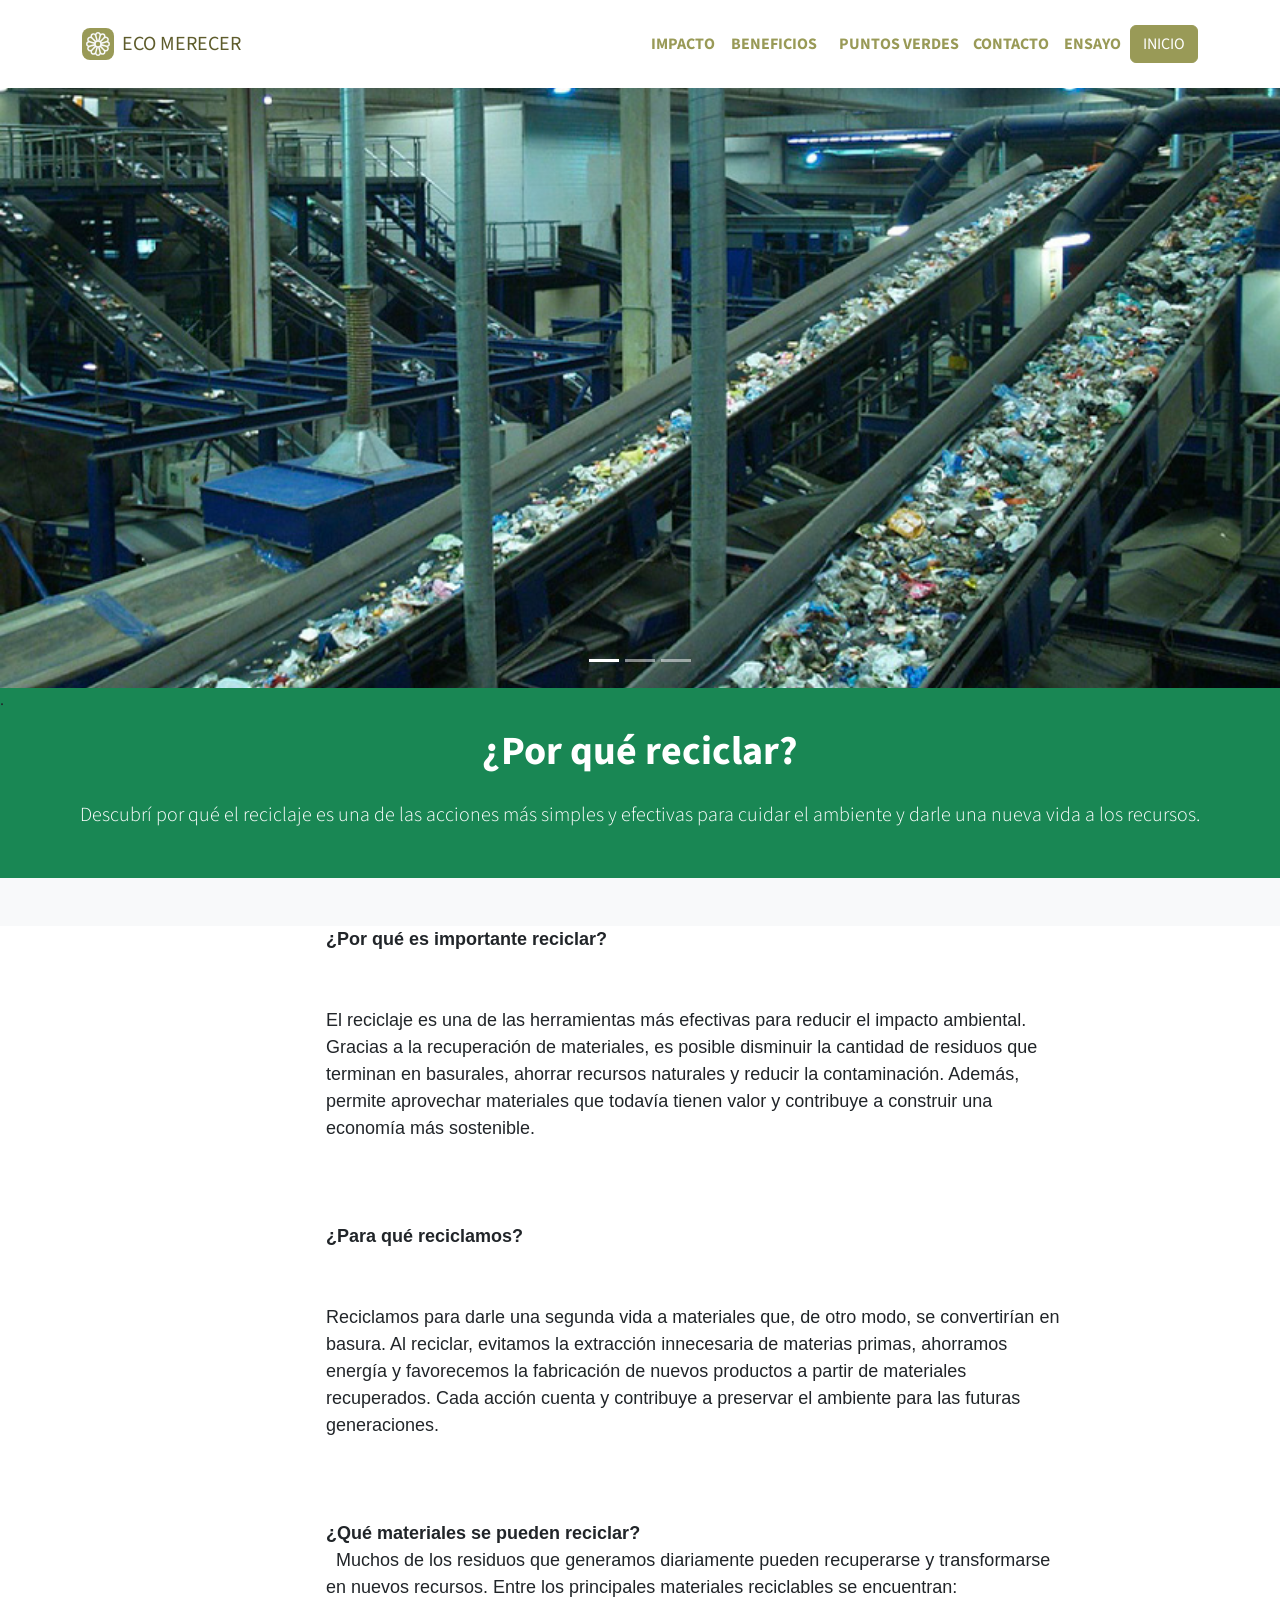
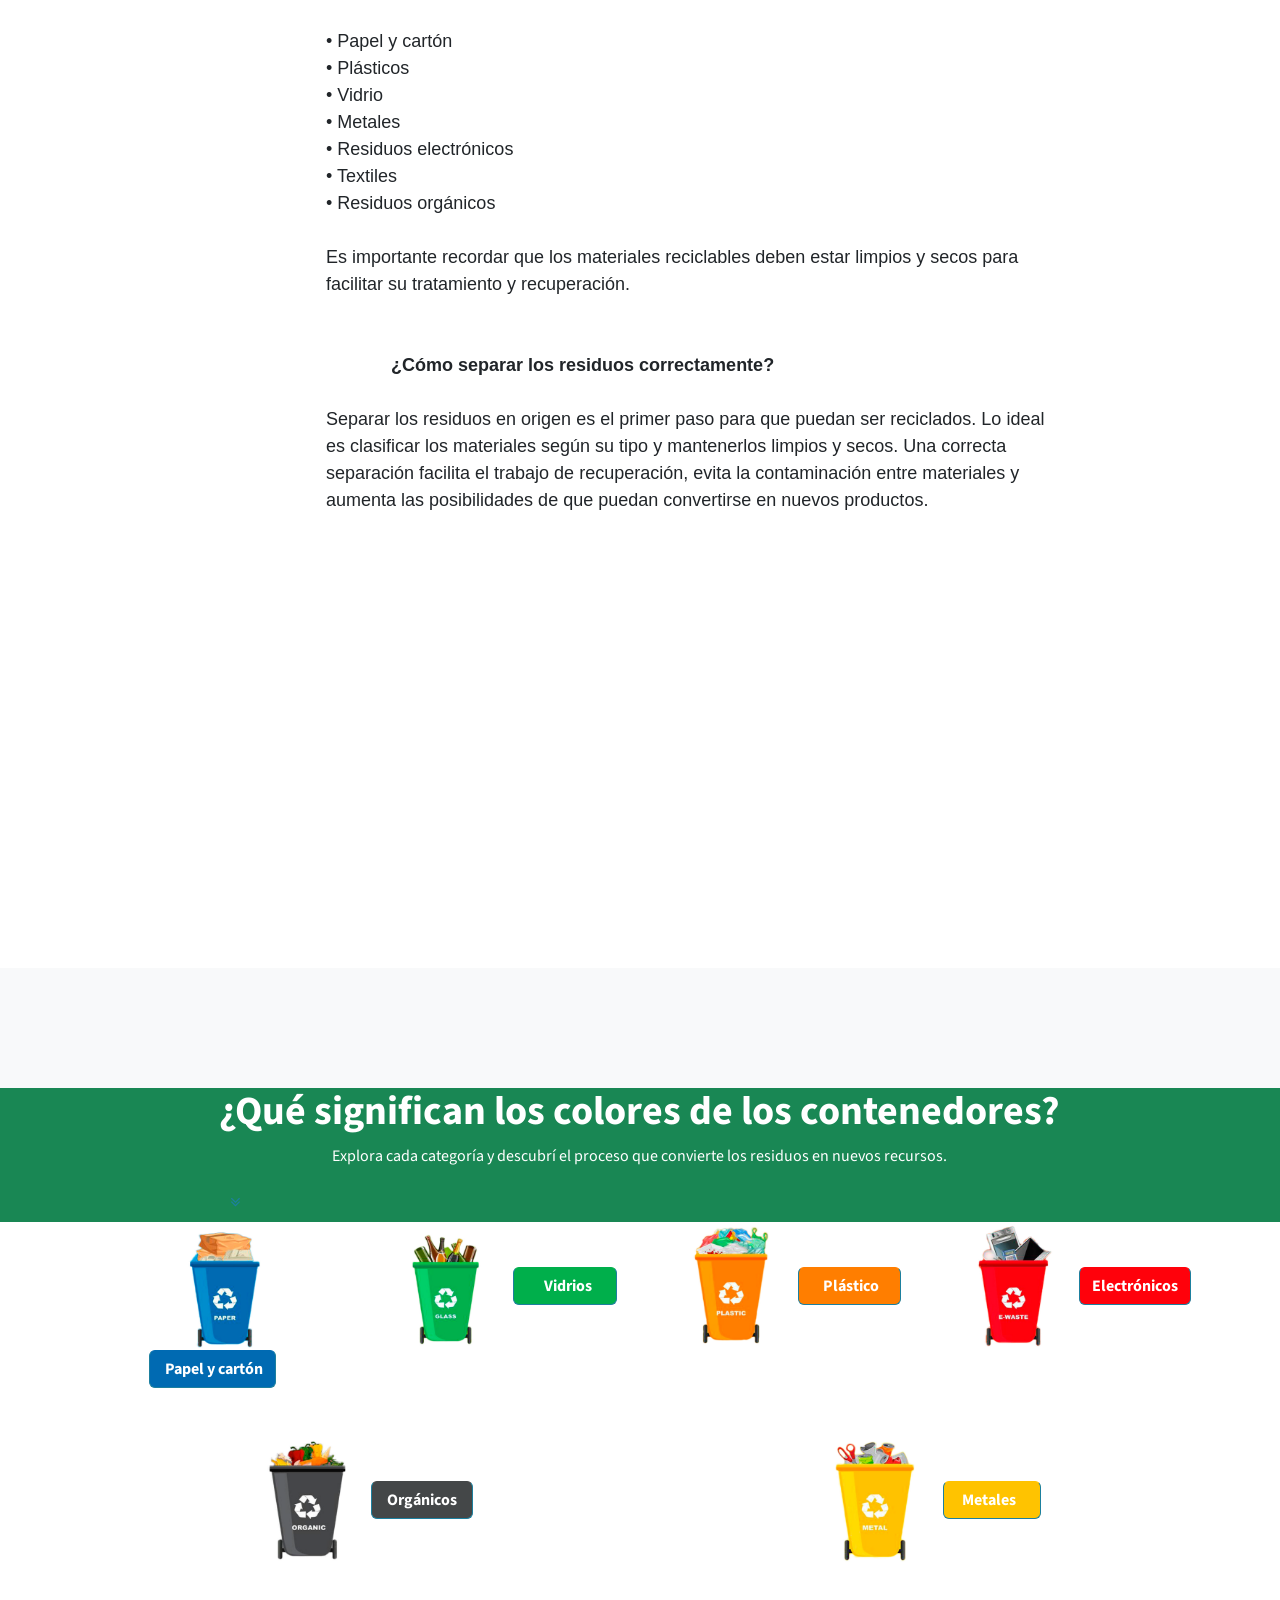
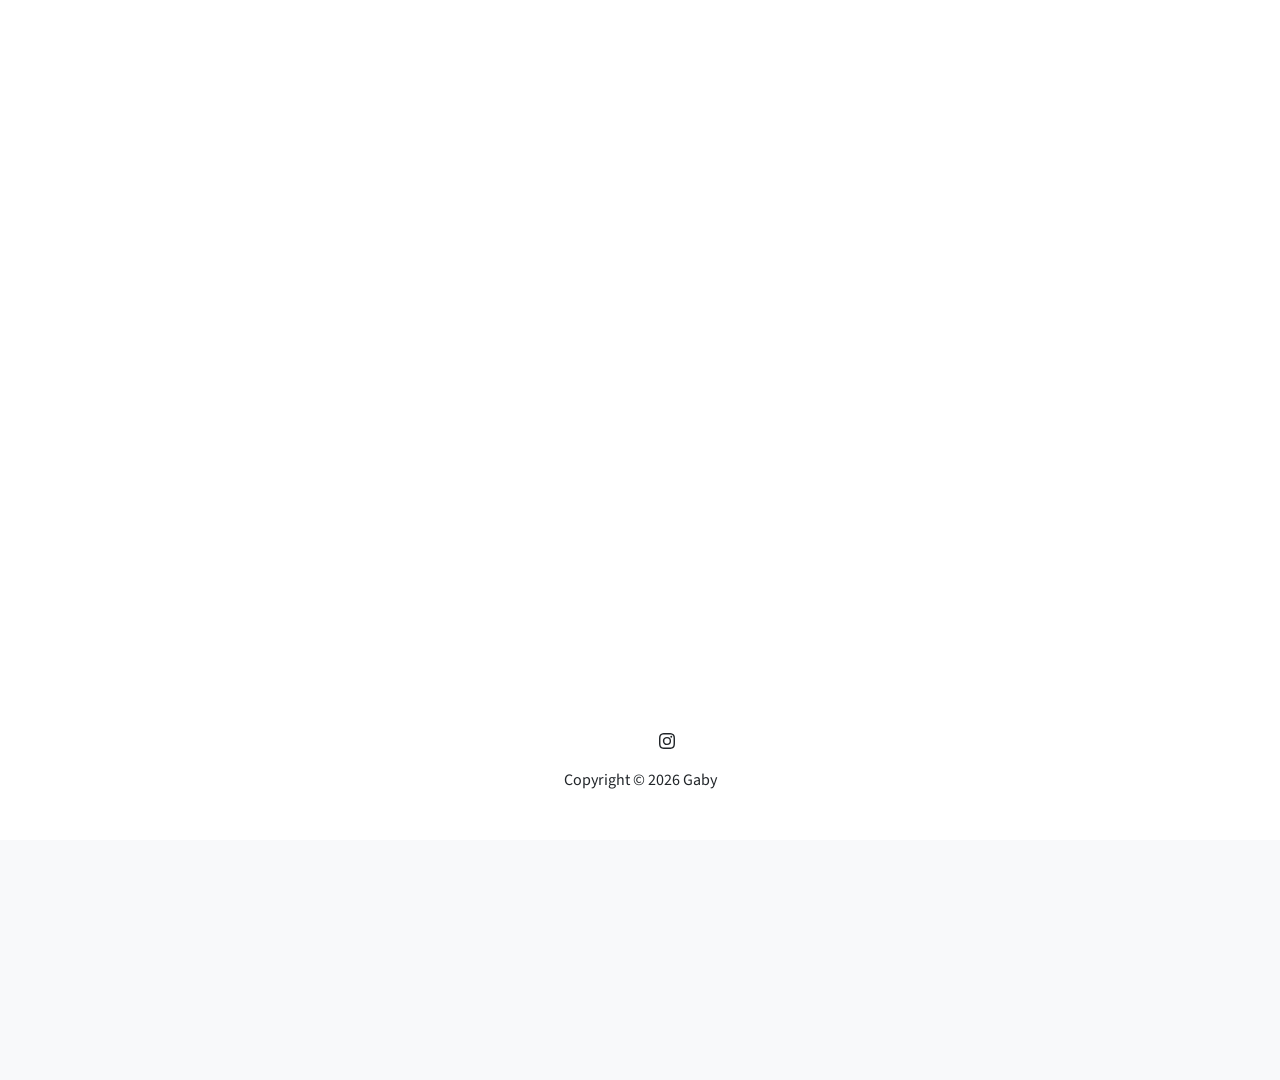
<file: pagina3.html>
<!DOCTYPE html>
<html data-bs-theme="light" lang="en">

<head>
    <meta charset="utf-8">
    <meta name="viewport" content="width=device-width, initial-scale=1.0, shrink-to-fit=no">
    <title>Web Eco Merecer</title>
    <link rel="apple-touch-icon" type="image/png" sizes="180x180" href="assets/img/fav-180.png">
    <link rel="icon" type="image/png" sizes="512x512" href="assets/img/fav-512.png">
    <link rel="icon" type="image/png" sizes="16x16" href="assets/img/fav-16.png" media="(prefers-color-scheme: dark)">
    <link rel="icon" type="image/png" sizes="32x32" href="assets/img/fav-32.png">
    <link rel="icon" type="image/png" sizes="180x180" href="assets/img/fav-180.png" media="(prefers-color-scheme: dark)">
    <link rel="icon" type="image/png" sizes="180x180" href="assets/img/fav-180.png">
    <link rel="icon" type="image/png" sizes="192x192" href="assets/img/fav-192.png">
    <link rel="icon" type="image/png" sizes="512x512" href="assets/img/fav-512.png">
    <link rel="stylesheet" href="assets/bootstrap/css/bootstrap.min.css">
    <link rel="stylesheet" href="https://fonts.googleapis.com/css?family=Source+Sans+Pro:300,400,700,300italic,400italic,700italic&amp;display=swap">
    <link rel="stylesheet" href="https://fonts.googleapis.com/css?family=Abyssinica+SIL&amp;display=swap">
    <link rel="stylesheet" href="https://fonts.googleapis.com/css?family=Aclonica&amp;display=swap">
    <link rel="stylesheet" href="https://fonts.googleapis.com/css?family=Acme&amp;display=swap">
    <link rel="stylesheet" href="https://fonts.googleapis.com/css?family=Actor&amp;display=swap">
    <link rel="stylesheet" href="https://fonts.googleapis.com/css?family=Adamina&amp;display=swap">
    <link rel="stylesheet" href="https://fonts.googleapis.com/css?family=ADLaM+Display&amp;display=swap">
    <link rel="stylesheet" href="https://fonts.googleapis.com/css?family=Advent+Pro&amp;display=swap">
    <link rel="stylesheet" href="https://fonts.googleapis.com/css?family=Afacad&amp;display=swap">
    <link rel="stylesheet" href="https://fonts.googleapis.com/css?family=Afacad+Flux&amp;display=swap">
    <link rel="stylesheet" href="https://fonts.googleapis.com/css?family=Akatab&amp;display=swap">
    <link rel="stylesheet" href="https://fonts.googleapis.com/css?family=Aoboshi+One&amp;display=swap">
    <link rel="stylesheet" href="https://fonts.googleapis.com/css?family=Lora&amp;display=swap">
    <link rel="stylesheet" href="https://fonts.googleapis.com/css?family=Lora">
    <link rel="stylesheet" href="assets/fonts/font-awesome.min.css">
    <link rel="stylesheet" href="assets/css/bss-overrides.css">
    <link rel="stylesheet" href="assets/css/article-nice.css">
    <link rel="stylesheet" href="assets/css/Footer-Clean-icons.css">
    <link rel="stylesheet" href="assets/css/Responsive-Youtube-Embed.css">
</head>

<body>
    <nav class="navbar navbar-expand-md bg-body py-3">
        <div class="container"><a class="navbar-brand d-flex align-items-center" href="#"><span class="bs-icon-sm bs-icon-rounded bs-icon-primary d-flex justify-content-center align-items-center me-2 bs-icon" style="background: rgb(153,154,87);border-color: rgb(153,154,87);"><svg class="bi bi-flower1" xmlns="http://www.w3.org/2000/svg" width="1em" height="1em" fill="currentColor" viewBox="0 0 16 16" style="color: var(--bs-light);font-size: 24px;">
                        <path d="M6.174 1.184a2 2 0 0 1 3.652 0A2 2 0 0 1 12.99 3.01a2 2 0 0 1 1.826 3.164 2 2 0 0 1 0 3.652 2 2 0 0 1-1.826 3.164 2 2 0 0 1-3.164 1.826 2 2 0 0 1-3.652 0A2 2 0 0 1 3.01 12.99a2 2 0 0 1-1.826-3.164 2 2 0 0 1 0-3.652A2 2 0 0 1 3.01 3.01a2 2 0 0 1 3.164-1.826zM8 1a1 1 0 0 0-.998 1.03l.01.091c.012.077.029.176.054.296.049.241.122.542.213.887.182.688.428 1.513.676 2.314L8 5.762l.045-.144c.248-.8.494-1.626.676-2.314.091-.345.164-.646.213-.887a4.997 4.997 0 0 0 .064-.386L9 2a1 1 0 0 0-1-1M2 9l.03-.002.091-.01a4.99 4.99 0 0 0 .296-.054c.241-.049.542-.122.887-.213a60.59 60.59 0 0 0 2.314-.676L5.762 8l-.144-.045a60.59 60.59 0 0 0-2.314-.676 16.705 16.705 0 0 0-.887-.213 4.99 4.99 0 0 0-.386-.064L2 7a1 1 0 1 0 0 2m7 5-.002-.03a5.005 5.005 0 0 0-.064-.386 16.398 16.398 0 0 0-.213-.888 60.582 60.582 0 0 0-.676-2.314L8 10.238l-.045.144c-.248.8-.494 1.626-.676 2.314-.091.345-.164.646-.213.887a4.996 4.996 0 0 0-.064.386L7 14a1 1 0 1 0 2 0m-5.696-2.134.025-.017a5.001 5.001 0 0 0 .303-.248c.184-.164.408-.377.661-.629A60.614 60.614 0 0 0 5.96 9.23l.103-.111-.147.033a60.88 60.88 0 0 0-2.343.572c-.344.093-.64.18-.874.258a5.063 5.063 0 0 0-.367.138l-.027.014a1 1 0 1 0 1 1.732zM4.5 14.062a1 1 0 0 0 1.366-.366l.014-.027c.01-.02.021-.048.036-.084a5.09 5.09 0 0 0 .102-.283c.078-.233.165-.53.258-.874a60.6 60.6 0 0 0 .572-2.343l.033-.147-.11.102a60.848 60.848 0 0 0-1.743 1.667 17.07 17.07 0 0 0-.629.66 5.06 5.06 0 0 0-.248.304l-.017.025a1 1 0 0 0 .366 1.366zm9.196-8.196a1 1 0 0 0-1-1.732l-.025.017a4.951 4.951 0 0 0-.303.248 16.69 16.69 0 0 0-.661.629A60.72 60.72 0 0 0 10.04 6.77l-.102.111.147-.033a60.6 60.6 0 0 0 2.342-.572c.345-.093.642-.18.875-.258a4.993 4.993 0 0 0 .367-.138.53.53 0 0 0 .027-.014zM11.5 1.938a1 1 0 0 0-1.366.366l-.014.027c-.01.02-.021.048-.036.084a5.09 5.09 0 0 0-.102.283c-.078.233-.165.53-.258.875a60.62 60.62 0 0 0-.572 2.342l-.033.147.11-.102a60.848 60.848 0 0 0 1.743-1.667c.252-.253.465-.477.629-.66a5.001 5.001 0 0 0 .248-.304l.017-.025a1 1 0 0 0-.366-1.366zM14 9a1 1 0 0 0 0-2l-.03.002a4.996 4.996 0 0 0-.386.064c-.242.049-.543.122-.888.213-.688.182-1.513.428-2.314.676L10.238 8l.144.045c.8.248 1.626.494 2.314.676.345.091.646.164.887.213a4.996 4.996 0 0 0 .386.064zM1.938 4.5a1 1 0 0 0 .393 1.38l.084.035c.072.03.166.064.283.103.233.078.53.165.874.258a60.88 60.88 0 0 0 2.343.572l.147.033-.103-.111a60.584 60.584 0 0 0-1.666-1.742 16.705 16.705 0 0 0-.66-.629 4.996 4.996 0 0 0-.304-.248l-.025-.017a1 1 0 0 0-1.366.366zm2.196-1.196.017.025a4.996 4.996 0 0 0 .248.303c.164.184.377.408.629.661A60.597 60.597 0 0 0 6.77 5.96l.111.102-.033-.147a60.602 60.602 0 0 0-.572-2.342c-.093-.345-.18-.642-.258-.875a5.006 5.006 0 0 0-.138-.367l-.014-.027a1 1 0 1 0-1.732 1zm9.928 8.196a1 1 0 0 0-.366-1.366l-.027-.014a5 5 0 0 0-.367-.138c-.233-.078-.53-.165-.875-.258a60.619 60.619 0 0 0-2.342-.572l-.147-.033.102.111a60.73 60.73 0 0 0 1.667 1.742c.253.252.477.465.66.629a4.946 4.946 0 0 0 .304.248l.025.017a1 1 0 0 0 1.366-.366zm-3.928 2.196a1 1 0 0 0 1.732-1l-.017-.025a5.065 5.065 0 0 0-.248-.303 16.705 16.705 0 0 0-.629-.661A60.462 60.462 0 0 0 9.23 10.04l-.111-.102.033.147a60.6 60.6 0 0 0 .572 2.342c.093.345.18.642.258.875a4.985 4.985 0 0 0 .138.367.575.575 0 0 0 .014.027zM8 9.5a1.5 1.5 0 1 0 0-3 1.5 1.5 0 0 0 0 3"></path>
                    </svg></span><span><span style="color: rgb(94, 92, 44); background-color: rgba(118, 39, 39, 0);">ECO MERECER</span></span></a><button class="navbar-toggler" data-bs-toggle="collapse" data-bs-target="#navcol-2"><span class="visually-hidden">Toggle navigation</span><span class="navbar-toggler-icon"></span></button>
            <div class="collapse navbar-collapse" id="navcol-2">
                <ul class="navbar-nav ms-auto">
                    <li class="nav-item"><a class="nav-link active" href="#"></a><a class="nav-link mt-0 pt-0" href="pagina2.html"><strong><span style="color: rgb(153, 154, 87);">IMPACTO</span></strong></a></li>
                    <li class="nav-item"><a class="nav-link pt-3 mb-0 pb-3" href="pagina4.html"><strong><span style="color: rgb(153, 154, 87);">BENEFICIOS</span></strong></a></li>
                    <li class="nav-item mt-0 pt-2"><a class="nav-link pt-2" href="pagina1.html"><strong><span style="color: rgb(153, 154, 87);">&nbsp; PUNTOS VERDES&nbsp;&nbsp;</span></strong></a></li>
                </ul><a href="pagina6.html" style="color: rgba(13,110,253,0);"><strong><span style="color: rgb(153, 154, 87);">CONTACTO</span></strong></a><a href="pagina5.html" style="color: rgba(13,110,253,0);"><strong><span style="color: rgb(153, 154, 87);">&nbsp; &nbsp; &nbsp;ENSAYO&nbsp; &nbsp;</span></strong></a>
            </div><a class="btn btn-primary" role="button" style="background: rgb(153,154,87);border-color: rgb(153,154,87);" href="index.html">INICIO</a>
        </div>
    </nav>
    <div class="carousel slide" data-bs-ride="carousel" id="carousel-1" style="height: 600px;">
        <div class="carousel-inner h-100">
            <div class="carousel-item active h-100"><img class="object-fit-cover w-100 d-block position-absolute h-100" src="assets/img/proceso%20de%20reciclaje.jpg" alt="Slide Image" style="z-index: -1;">
                <div class="container d-flex h-100 flex-column justify-content-center">
                    <div class="row">
                        <div class="col-sm-8 col-md-6 col-lg-5 col-xl-4 col-xxl-4 offset-md-2" style="text-align: center;">
                            <div style="max-width: 350px;">
                                <h1 class="text-uppercase fw-bold"></h1>
                            </div>
                        </div>
                    </div>
                </div>
            </div>
            <div class="carousel-item h-100"><img class="object-fit-cover w-100 d-block position-absolute h-100" src="assets/img/reciclaje%20carrucel.jpg" alt="Slide Image" style="z-index: -1;">
                <div class="container d-flex h-100 flex-column justify-content-center mb-4 pb-0">
                    <div class="row">
                        <div class="col-sm-12 col-md-6 col-xl-7 col-xxl-12 offset-md-2" style="text-align: center;">
                            <div style="max-width: 350px;"></div>
                        </div>
                    </div>
                </div>
            </div>
            <div class="carousel-item h-100 mb-0 pb-4" style="margin: 1px;"><img class="object-fit-cover w-100 d-block position-absolute h-100" src="assets/img/recdolectador.jpg" alt="Slide Image" style="z-index: -1;"></div>
        </div>
        <div><a class="carousel-control-prev" role="button" data-bs-slide="prev" href="#carousel-1"><span class="visually-hidden">Previous</span></a><a class="carousel-control-next mt-0 pt-10 mb-0 pb-10" role="button" data-bs-slide="next" href="#carousel-1"><span class="visually-hidden">Next</span></a></div>
        <div class="carousel-indicators"><button type="button" data-bs-target="#carousel-1" data-bs-slide-to="0" class="active"></button> <button type="button" data-bs-target="#carousel-1" data-bs-slide-to="1"></button> <button type="button" data-bs-target="#carousel-1" data-bs-slide-to="2"></button></div>
    </div>
    <section class="mt-0 pt-0 content-section bg-light" id="about" style="background: var(--bs-success);">
        <div class="row mt-0 pt-0" style="background: var(--bs-success);">
            <div class="col" style="background: var(--bs-success);">
                <p>.</p>
                <h1 class="brand-heading" style="text-align: center;"><span style="color: rgb(255, 255, 255);">¿Por qué reciclar?</span></h1>
                <p class="mt-4 pt-0 mb-5 lead" style="text-align: center;"><span style="text-align: center;"><span style="color: rgb(255, 255, 255);">Descubrí por qué el reciclaje es una de las acciones más simples y efectivas para cuidar el ambiente y darle una nueva vida a los recursos.</span></span></p>
            </div>
        </div>
        <p class="mb-5 lead" style="text-align: center;"></p>
        <div class="row" style="background: #ffffff;">
            <div class="col-md-10 col-lg-3 col-xl-2 col-xxl-2 offset-md-1" style="background: #ffffff;">
                <p></p>
            </div>
            <div class="col-md-10 col-lg-7 offset-md-1 offset-lg-0">
                <div class="text">
                    <p style="font-family: Roboto, sans-serif;font-size: 18px;border-top-color: rgb(33,37,41);text-align: left;"><strong>¿Por qué es importante reciclar?<span style="color: rgb(0, 0, 0);">&nbsp; &nbsp; &nbsp; &nbsp; &nbsp; &nbsp; &nbsp; &nbsp; &nbsp; &nbsp; &nbsp; &nbsp; &nbsp; &nbsp; &nbsp; &nbsp; &nbsp; &nbsp; &nbsp; &nbsp; &nbsp; &nbsp; &nbsp; &nbsp; &nbsp; &nbsp; &nbsp; &nbsp; &nbsp; &nbsp; &nbsp; &nbsp; &nbsp; &nbsp; &nbsp; &nbsp; &nbsp; &nbsp; &nbsp; &nbsp; &nbsp; &nbsp; &nbsp; &nbsp; &nbsp; &nbsp; &nbsp; &nbsp; &nbsp; &nbsp; &nbsp; &nbsp; &nbsp; &nbsp; &nbsp; &nbsp; &nbsp; &nbsp; &nbsp; &nbsp; &nbsp; &nbsp; &nbsp; &nbsp; &nbsp; &nbsp; &nbsp; &nbsp; &nbsp; &nbsp; &nbsp; &nbsp; &nbsp; &nbsp; &nbsp; &nbsp; &nbsp; &nbsp; &nbsp; &nbsp; &nbsp; &nbsp; &nbsp; &nbsp; &nbsp; &nbsp; &nbsp; &nbsp; &nbsp; &nbsp; &nbsp; &nbsp; &nbsp; &nbsp; &nbsp; &nbsp; &nbsp; &nbsp; &nbsp; &nbsp; &nbsp; &nbsp; &nbsp; &nbsp; &nbsp; &nbsp; &nbsp; &nbsp; &nbsp; &nbsp; &nbsp; &nbsp; &nbsp; &nbsp; &nbsp; &nbsp; &nbsp; &nbsp; &nbsp; &nbsp; &nbsp; &nbsp; &nbsp; &nbsp; &nbsp; &nbsp; &nbsp; &nbsp; &nbsp; &nbsp; &nbsp; &nbsp; &nbsp; &nbsp; &nbsp; &nbsp; &nbsp; &nbsp; &nbsp; &nbsp; &nbsp; &nbsp; &nbsp; &nbsp; &nbsp; &nbsp; &nbsp; &nbsp; &nbsp; &nbsp; &nbsp; &nbsp;</span></strong><br>El reciclaje es una de las herramientas más efectivas para reducir el impacto ambiental. Gracias a la recuperación de materiales, es posible disminuir la cantidad de residuos que terminan en basurales, ahorrar recursos naturales y reducir la contaminación. Además, permite aprovechar materiales que todavía tienen valor y contribuye a construir una economía más sostenible.<br><br><br><br><strong>¿Para qué reciclamos?</strong><br><br><br>Reciclamos para darle una segunda vida a materiales que, de otro modo, se convertirían en basura. Al reciclar, evitamos la extracción innecesaria de materias primas, ahorramos energía y favorecemos la fabricación de nuevos productos a partir de materiales recuperados. Cada acción cuenta y contribuye a preservar el ambiente para las futuras generaciones.<br><br><br><br><strong>¿Qué materiales se pueden reciclar?&nbsp; &nbsp; &nbsp; &nbsp; &nbsp; &nbsp; &nbsp; &nbsp; &nbsp; &nbsp; &nbsp; &nbsp; &nbsp; &nbsp; &nbsp; &nbsp; &nbsp; &nbsp; &nbsp; &nbsp; &nbsp; &nbsp; &nbsp; &nbsp; &nbsp; &nbsp; &nbsp; &nbsp; &nbsp; &nbsp; &nbsp; &nbsp; &nbsp; &nbsp; &nbsp; &nbsp; &nbsp; &nbsp; &nbsp; &nbsp; &nbsp; &nbsp; &nbsp; </strong>Muchos de los residuos que generamos diariamente pueden recuperarse y transformarse en nuevos recursos. Entre los principales materiales reciclables se encuentran:<br><br>• Papel y cartón&nbsp;<br>• Plásticos&nbsp;<br>• Vidrio&nbsp;<br>• Metales<br>• Residuos electrónicos&nbsp;<br>• Textiles&nbsp;<br>• Residuos orgánicos&nbsp;<br><br>Es importante recordar que los materiales reciclables deben estar limpios y secos para facilitar su tratamiento y recuperación.<span style="color: rgb(0, 0, 0);">&nbsp; &nbsp; &nbsp; &nbsp; &nbsp; &nbsp; &nbsp; &nbsp; &nbsp; &nbsp; &nbsp; &nbsp; &nbsp; &nbsp; &nbsp; &nbsp; &nbsp; &nbsp; &nbsp; &nbsp; &nbsp; &nbsp; &nbsp; &nbsp; &nbsp; &nbsp; &nbsp; &nbsp; &nbsp; &nbsp; &nbsp; &nbsp; &nbsp; &nbsp;&nbsp;</span><br><strong>&nbsp; &nbsp; &nbsp; &nbsp; &nbsp; &nbsp; &nbsp; &nbsp; &nbsp; &nbsp; &nbsp; &nbsp; &nbsp; &nbsp; &nbsp; &nbsp; &nbsp; &nbsp; &nbsp; &nbsp; &nbsp; &nbsp; &nbsp; &nbsp; &nbsp; &nbsp; &nbsp; &nbsp; &nbsp; &nbsp; &nbsp; &nbsp; &nbsp; &nbsp; &nbsp; &nbsp; &nbsp; &nbsp; &nbsp; &nbsp; &nbsp; &nbsp; &nbsp; &nbsp; &nbsp; &nbsp; &nbsp; &nbsp; &nbsp; &nbsp; &nbsp; &nbsp; &nbsp; &nbsp; &nbsp; &nbsp; &nbsp; &nbsp; &nbsp; &nbsp; &nbsp; &nbsp; &nbsp; &nbsp; &nbsp; &nbsp; &nbsp; &nbsp; &nbsp; &nbsp; &nbsp; &nbsp; &nbsp; &nbsp; &nbsp; &nbsp; &nbsp; &nbsp; &nbsp; &nbsp; &nbsp; &nbsp; &nbsp; &nbsp; &nbsp; &nbsp; &nbsp; &nbsp; &nbsp; &nbsp; &nbsp; &nbsp; &nbsp; &nbsp; &nbsp; &nbsp; &nbsp; &nbsp; &nbsp; &nbsp; &nbsp; &nbsp; &nbsp; &nbsp; &nbsp; &nbsp; &nbsp; &nbsp; &nbsp; &nbsp; &nbsp; &nbsp; &nbsp; &nbsp; &nbsp; &nbsp; &nbsp; &nbsp; &nbsp; &nbsp; &nbsp; &nbsp; &nbsp; &nbsp; &nbsp; &nbsp; &nbsp; &nbsp; &nbsp; &nbsp; &nbsp; &nbsp; &nbsp; &nbsp; &nbsp; &nbsp; &nbsp; &nbsp; &nbsp; &nbsp; &nbsp; &nbsp; &nbsp; &nbsp; &nbsp; &nbsp; &nbsp; &nbsp; &nbsp; &nbsp; &nbsp; &nbsp; &nbsp; &nbsp; &nbsp;¿Cómo separar los residuos correctamente?</strong><br><br>Separar los residuos en origen es el primer paso para que puedan ser reciclados. Lo ideal es clasificar los materiales según su tipo y mantenerlos limpios y secos. Una correcta separación facilita el trabajo de recuperación, evita la contaminación entre materiales y aumenta las posibilidades de que puedan convertirse en nuevos productos.</p>
                    <div class="video-container"><iframe allowfullscreen="" frameborder="0" src="https://www.youtube.com/embed/xcl3DfEt04c?loop=1&amp;playlist=xcl3DfEt04c" width="853" height="480"></iframe></div>
                    <figure class="figure"></figure>
                </div>
            </div>
        </div>
        <section class="article-dual-column"></section>
        <section id="about-1" class="content-section bg-light" style="background: rgb(255,255,255);">
            <div class="row" style="background: var(--bs-success);">
                <div class="col-lg-8 mx-auto" style="background: var(--bs-success);">
                    <h1 class="brand-heading" style="text-align: center;"><span style="color: rgb(255, 255, 255);">¿Qué significan los colores de los contenedores?</span></h1>
                    <p class="intro-text" style="text-align: center;"><span style="color: rgb(255, 255, 255);">Explora cada categoría y descubrí el proceso que convierte los residuos en nuevos recursos.</span></p><a class="btn btn-link btn-circle" role="button" href="#about"><i class="fa fa-angle-double-down"></i></a>
                </div>
            </div>
            <section id="services" style="background: #ffffff;">
                <div class="container">
                    <div class="row" style="background: #ffffff;">
                        <div class="col-md-6 col-lg-3 col-xxl-4 text-center" style="background: #ffffff;"><img class="ms-4" width="134" height="128" style="width: 134px;" src="assets/img/tacho%20azul%20con%20fondo%20blanco.jpg"><a class="btn btn-primary" role="button" style="background: rgb(0,106,178);border-top-color: rgb(0,106,178);" target="_blank" href="https://youtu.be/EK6369vNUmQ?si=A4dG3eZNPEeA-Lwu"><strong>&nbsp;Papel y cartón</strong></a>
                            <div class="mt-5 mx-auto service-box"></div>
                        </div>
                        <div class="col-md-6 col-lg-3 col-xxl-4 text-center" style="background: #ffffff;"><img class="ms-0 ps-0" width="134" height="128" style="width: 134px;" src="assets/img/tacho%20verde%202.jpg"><a class="btn btn-primary" role="button" style="background: rgb(0,175,75);border-top-color: rgb(0,175,75);" target="_blank" href="https://youtu.be/m1DL5prkDz0?si=63ISWmj4mMn7FE3g"><strong>&nbsp; &nbsp; &nbsp; Vidrios&nbsp; &nbsp;&nbsp;</strong></a>
                            <div class="mt-5 mx-auto service-box"></div>
                        </div>
                        <div class="col-md-6 col-lg-3 col-xxl-4 text-center" style="background: #ffffff;"><img width="134" height="128" style="width: 134px;" src="assets/img/cubo%20naranja.jpg"><a class="btn btn-primary" role="button" style="background: rgb(255,126,0);border-top-color: rgb(255,126,0);" target="_blank" href="https://youtu.be/1tc2xXbmzPs?si=kXSHS7pSQL8XY87c"><strong>&nbsp; &nbsp; Plástico&nbsp; &nbsp;</strong></a>
                            <div class="mt-5 mx-auto service-box"></div>
                        </div>
                        <div class="col-md-6 col-lg-3 col-xxl-4 text-center"><img width="134" height="128" style="width: 134px;" src="assets/img/tacho%20rojo.jpg"><a class="btn btn-primary" role="button" style="background: rgb(255,1,11);border-top-color: rgb(255,1,11);" target="_blank" href="https://youtu.be/5mVtvwdqIH4?si=_NsAOcgj-S91ZRPp"><strong>Electrónicos</strong></a>
                            <div class="mt-5 mx-auto service-box"></div>
                        </div>
                        <div class="col-md-6 col-lg-6 col-xl-6 col-xxl-4 text-center" style="background: #ffffff;"><img width="134" height="128" style="width: 134px;" src="assets/img/tacho%20gris.jpg"><a class="btn btn-primary" role="button" style="background: rgb(68,71,72);border-top-color: rgb(68,71,72);" target="_blank" href="https://youtu.be/9HuqN10w2n4?si=3uD-8WPrcAZvUGVU"><strong>&nbsp;Orgánicos&nbsp;</strong></a>
                            <div class="mt-5 mx-auto service-box"></div>
                        </div>
                        <div class="col-md-6 col-lg-6 col-xl-6 col-xxl-4 text-center" style="background: #ffffff;"><img width="134" height="128" style="width: 134px;" src="assets/img/tacho%20amarillo.jpg"><a class="btn btn-primary" role="button" style="background: rgb(255,195,0);border-top-color: rgb(255,194,0);" target="_blank" href="https://youtu.be/9jpy7L3XVqE?si=wApR2RNJ-zTjItNK"><strong>&nbsp; Metales&nbsp; &nbsp;&nbsp;</strong></a>
                            <div class="mt-5 mx-auto service-box"></div>
                        </div>
                    </div>
                </div>
            </section>
            <footer class="text-center bg-body" data-bs-theme="light">
                <div class="container py-4 py-lg-5">
                    <div class="video-container"><iframe allowfullscreen="" frameborder="0" src="https://www.youtube.com/embed/FX97o3_ZcfQ?loop=1&amp;playlist=FX97o3_ZcfQ" width="853" height="480"></iframe></div>
                    <ul class="list-inline">
                        <li class="list-inline-item me-4"></li>
                        <li class="list-inline-item me-4"><a class="link-body-emphasis" href="#"></a></li>
                        <li class="list-inline-item"><a class="link-body-emphasis" href="#"></a></li>
                    </ul>
                    <ul class="list-inline">
                        <li class="list-inline-item me-4"><a href="#"></a></li>
                        <li class="list-inline-item me-4"><a href="#"></a></li>
                        <li class="list-inline-item"><a href="https://www.eco-comunicacion.com/" target="_blank"><svg class="bi bi-instagram text-body" xmlns="http://www.w3.org/2000/svg" width="1em" height="1em" fill="currentColor" viewBox="0 0 16 16">
                                    <path d="M8 0C5.829 0 5.556.01 4.703.048 3.85.088 3.269.222 2.76.42a3.917 3.917 0 0 0-1.417.923A3.927 3.927 0 0 0 .42 2.76C.222 3.268.087 3.85.048 4.7.01 5.555 0 5.827 0 8.001c0 2.172.01 2.444.048 3.297.04.852.174 1.433.372 1.942.205.526.478.972.923 1.417.444.445.89.719 1.416.923.51.198 1.09.333 1.942.372C5.555 15.99 5.827 16 8 16s2.444-.01 3.298-.048c.851-.04 1.434-.174 1.943-.372a3.916 3.916 0 0 0 1.416-.923c.445-.445.718-.891.923-1.417.197-.509.332-1.09.372-1.942C15.99 10.445 16 10.173 16 8s-.01-2.445-.048-3.299c-.04-.851-.175-1.433-.372-1.941a3.926 3.926 0 0 0-.923-1.417A3.911 3.911 0 0 0 13.24.42c-.51-.198-1.092-.333-1.943-.372C10.443.01 10.172 0 7.998 0h.003zm-.717 1.442h.718c2.136 0 2.389.007 3.232.046.78.035 1.204.166 1.486.275.373.145.64.319.92.599.28.28.453.546.598.92.11.281.24.705.275 1.485.039.843.047 1.096.047 3.231s-.008 2.389-.047 3.232c-.035.78-.166 1.203-.275 1.485a2.47 2.47 0 0 1-.599.919c-.28.28-.546.453-.92.598-.28.11-.704.24-1.485.276-.843.038-1.096.047-3.232.047s-2.39-.009-3.233-.047c-.78-.036-1.203-.166-1.485-.276a2.478 2.478 0 0 1-.92-.598 2.48 2.48 0 0 1-.6-.92c-.109-.281-.24-.705-.275-1.485-.038-.843-.046-1.096-.046-3.233 0-2.136.008-2.388.046-3.231.036-.78.166-1.204.276-1.486.145-.373.319-.64.599-.92.28-.28.546-.453.92-.598.282-.11.705-.24 1.485-.276.738-.034 1.024-.044 2.515-.045v.002zm4.988 1.328a.96.96 0 1 0 0 1.92.96.96 0 0 0 0-1.92zm-4.27 1.122a4.109 4.109 0 1 0 0 8.217 4.109 4.109 0 0 0 0-8.217zm0 1.441a2.667 2.667 0 1 1 0 5.334 2.667 2.667 0 0 1 0-5.334"></path>
                                </svg></a></li>
                    </ul>
                    <p class="text-body mb-0">Copyright © 2026 Gaby</p>
                </div>
            </footer>
        </section>
    </section>
    <div class="col">
        <p class="mt-4 pt-0 mb-5 lead" style="text-align: center;"></p>
    </div>
    <script src="assets/bootstrap/js/bootstrap.min.js"></script>
    <script src="assets/js/stylish-portfolio.js"></script>
</body>

</html>
</file>
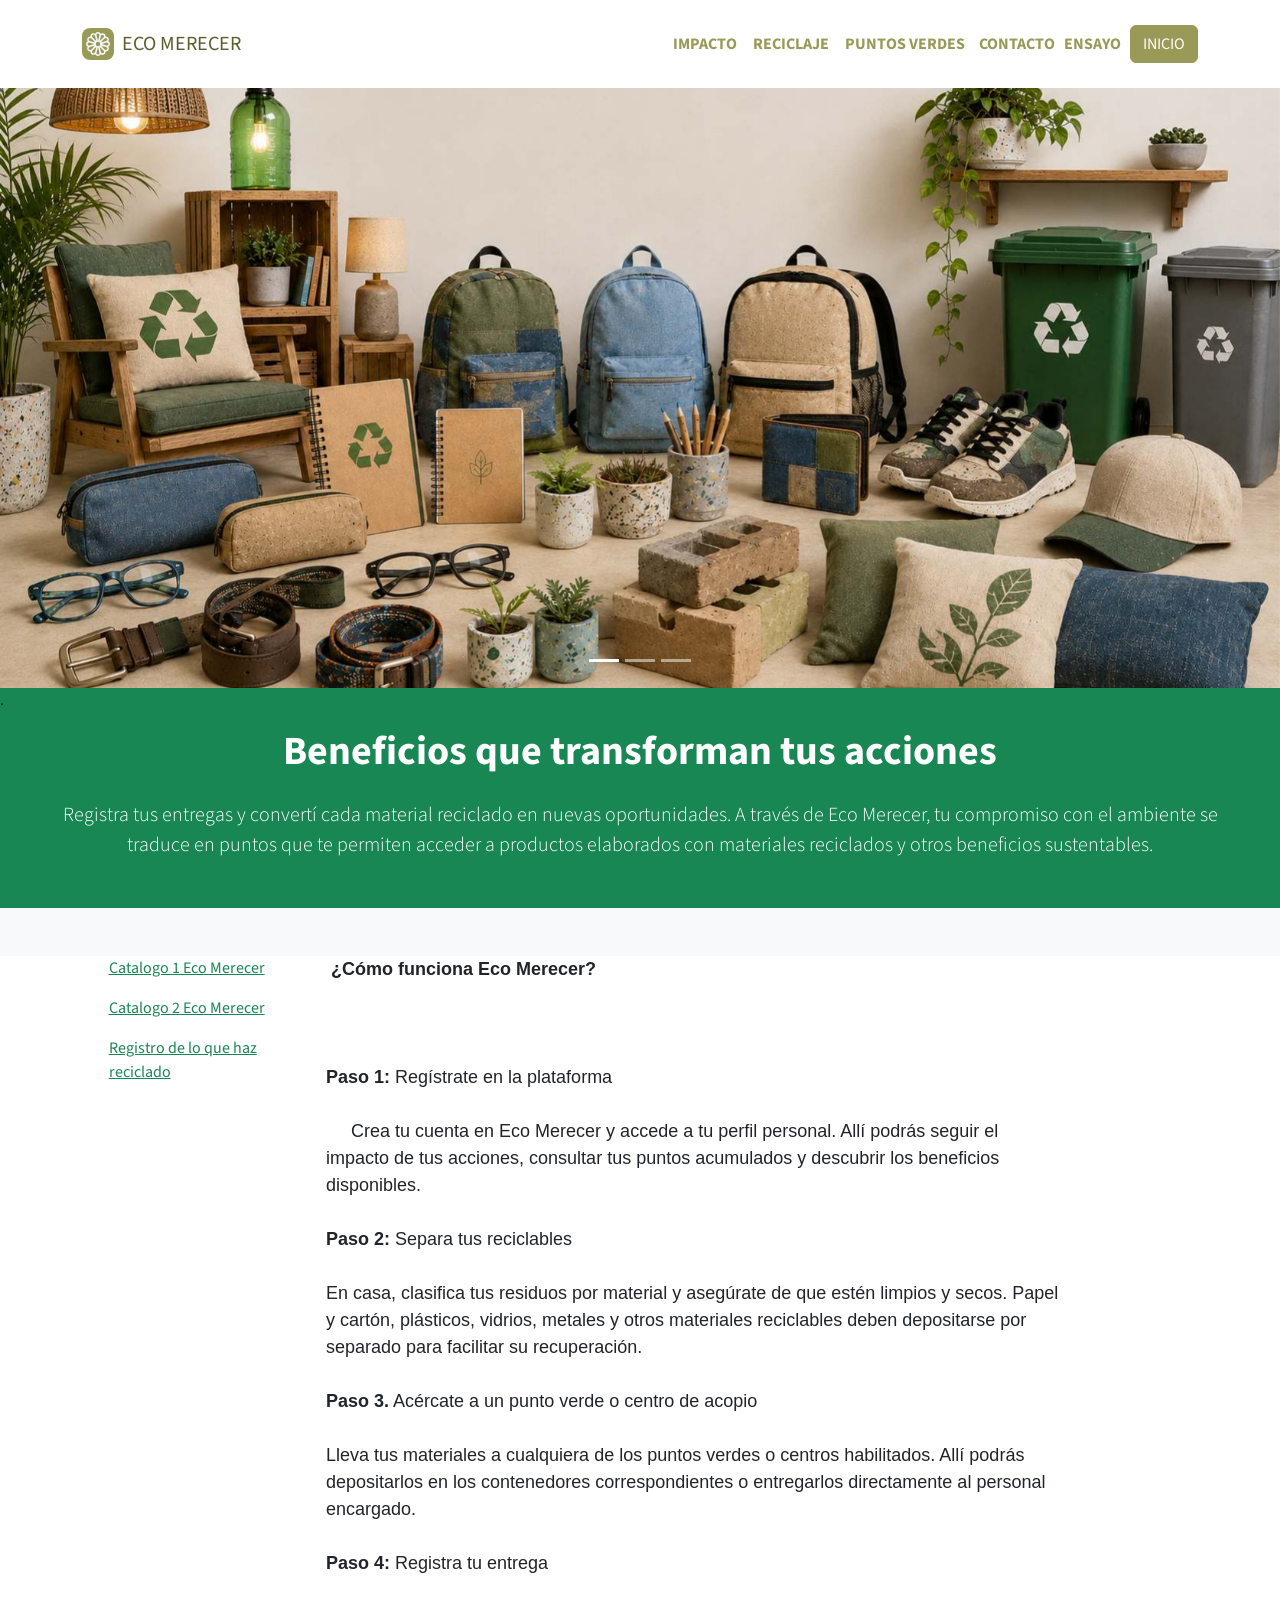
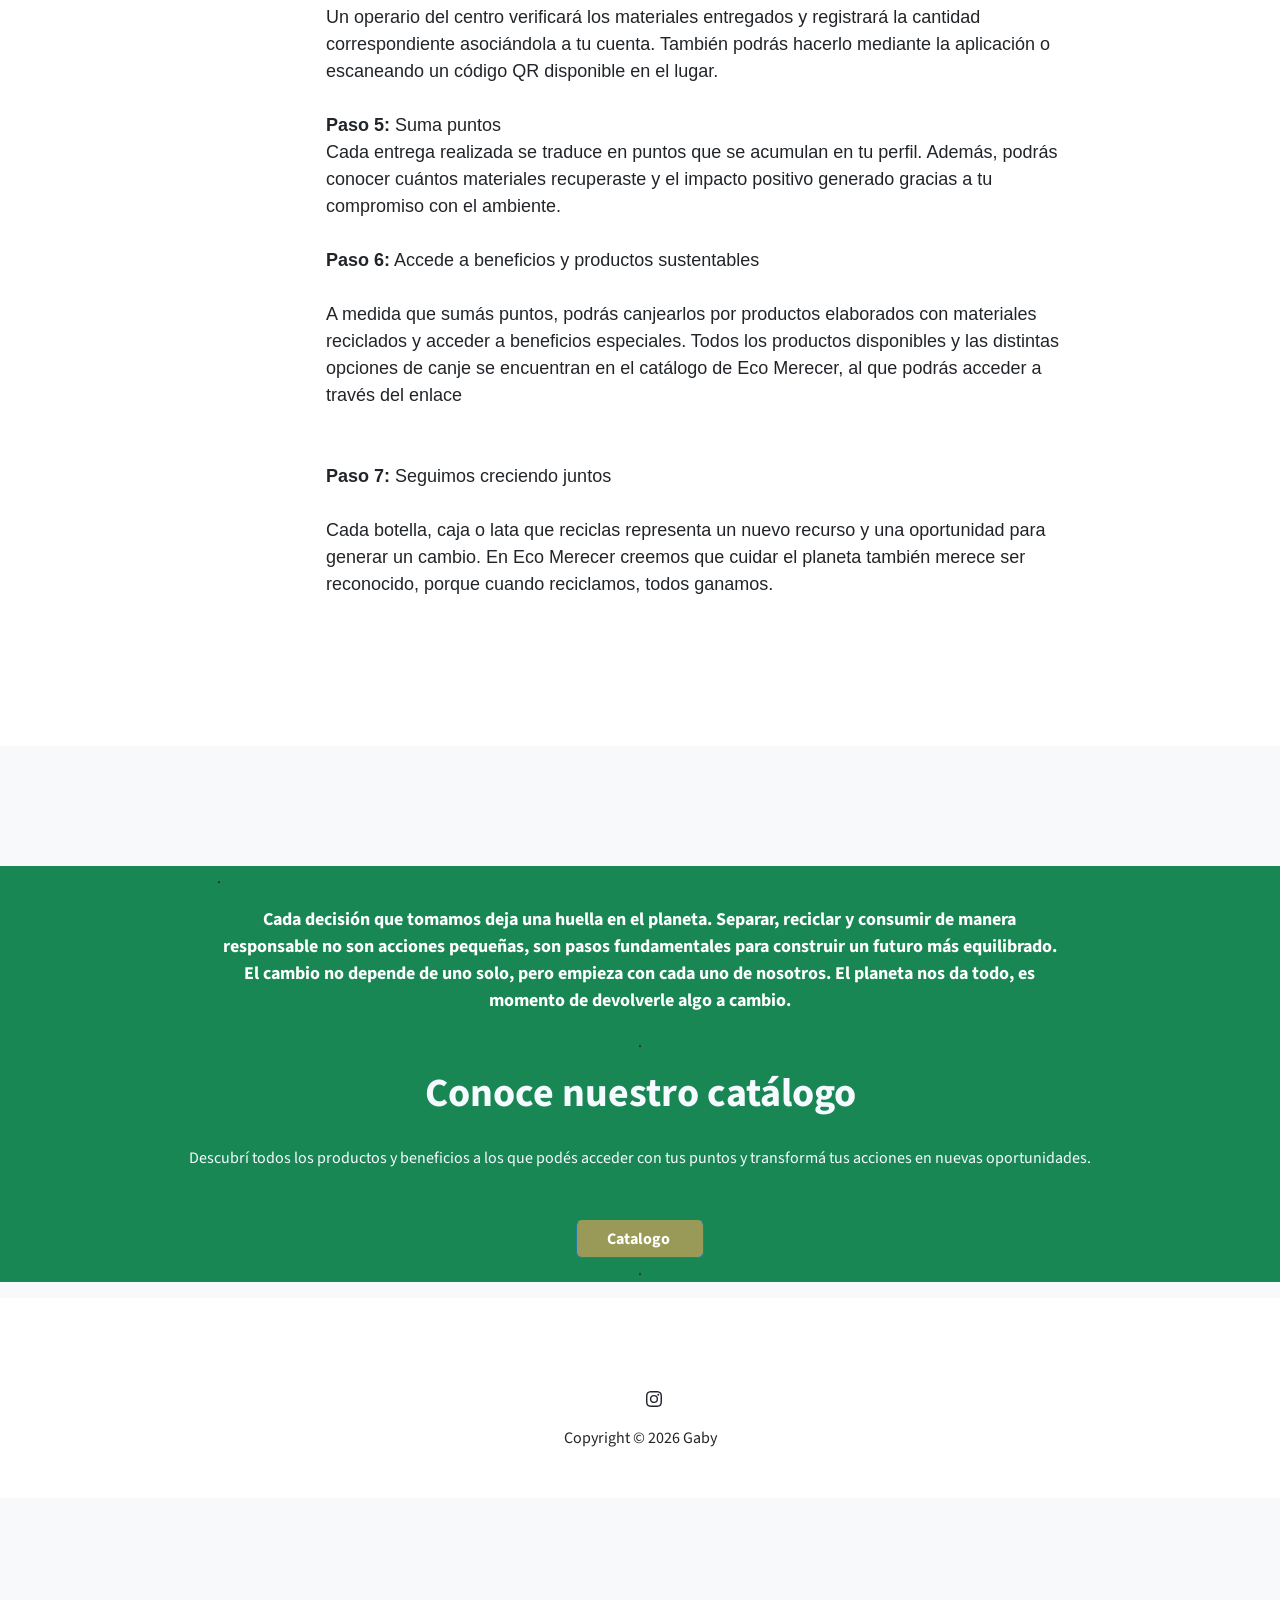
<file: pagina4.html>
<!DOCTYPE html>
<html data-bs-theme="light" lang="en">

<head>
    <meta charset="utf-8">
    <meta name="viewport" content="width=device-width, initial-scale=1.0, shrink-to-fit=no">
    <title>Web Eco Merecer</title>
    <link rel="apple-touch-icon" type="image/png" sizes="180x180" href="assets/img/fav-180.png">
    <link rel="icon" type="image/png" sizes="512x512" href="assets/img/fav-512.png">
    <link rel="icon" type="image/png" sizes="16x16" href="assets/img/fav-16.png" media="(prefers-color-scheme: dark)">
    <link rel="icon" type="image/png" sizes="32x32" href="assets/img/fav-32.png">
    <link rel="icon" type="image/png" sizes="180x180" href="assets/img/fav-180.png" media="(prefers-color-scheme: dark)">
    <link rel="icon" type="image/png" sizes="180x180" href="assets/img/fav-180.png">
    <link rel="icon" type="image/png" sizes="192x192" href="assets/img/fav-192.png">
    <link rel="icon" type="image/png" sizes="512x512" href="assets/img/fav-512.png">
    <link rel="stylesheet" href="assets/bootstrap/css/bootstrap.min.css">
    <link rel="stylesheet" href="https://fonts.googleapis.com/css?family=Source+Sans+Pro:300,400,700,300italic,400italic,700italic&amp;display=swap">
    <link rel="stylesheet" href="https://fonts.googleapis.com/css?family=Abyssinica+SIL&amp;display=swap">
    <link rel="stylesheet" href="https://fonts.googleapis.com/css?family=Aclonica&amp;display=swap">
    <link rel="stylesheet" href="https://fonts.googleapis.com/css?family=Acme&amp;display=swap">
    <link rel="stylesheet" href="https://fonts.googleapis.com/css?family=Actor&amp;display=swap">
    <link rel="stylesheet" href="https://fonts.googleapis.com/css?family=Adamina&amp;display=swap">
    <link rel="stylesheet" href="https://fonts.googleapis.com/css?family=ADLaM+Display&amp;display=swap">
    <link rel="stylesheet" href="https://fonts.googleapis.com/css?family=Advent+Pro&amp;display=swap">
    <link rel="stylesheet" href="https://fonts.googleapis.com/css?family=Afacad&amp;display=swap">
    <link rel="stylesheet" href="https://fonts.googleapis.com/css?family=Afacad+Flux&amp;display=swap">
    <link rel="stylesheet" href="https://fonts.googleapis.com/css?family=Akatab&amp;display=swap">
    <link rel="stylesheet" href="https://fonts.googleapis.com/css?family=Aoboshi+One&amp;display=swap">
    <link rel="stylesheet" href="https://fonts.googleapis.com/css?family=Lora&amp;display=swap">
    <link rel="stylesheet" href="https://fonts.googleapis.com/css?family=Lora">
    <link rel="stylesheet" href="assets/css/bss-overrides.css">
    <link rel="stylesheet" href="assets/css/article-nice.css">
    <link rel="stylesheet" href="assets/css/Footer-Clean-icons.css">
    <link rel="stylesheet" href="assets/css/Responsive-Youtube-Embed.css">
</head>

<body>
    <nav class="navbar navbar-expand-md bg-body py-3">
        <div class="container"><a class="navbar-brand d-flex align-items-center" href="#"><span class="bs-icon-sm bs-icon-rounded bs-icon-primary d-flex justify-content-center align-items-center me-2 bs-icon" style="background: rgb(153,154,87);border-color: rgb(153,154,87);"><svg class="bi bi-flower1" xmlns="http://www.w3.org/2000/svg" width="1em" height="1em" fill="currentColor" viewBox="0 0 16 16" style="color: var(--bs-light);font-size: 24px;">
                        <path d="M6.174 1.184a2 2 0 0 1 3.652 0A2 2 0 0 1 12.99 3.01a2 2 0 0 1 1.826 3.164 2 2 0 0 1 0 3.652 2 2 0 0 1-1.826 3.164 2 2 0 0 1-3.164 1.826 2 2 0 0 1-3.652 0A2 2 0 0 1 3.01 12.99a2 2 0 0 1-1.826-3.164 2 2 0 0 1 0-3.652A2 2 0 0 1 3.01 3.01a2 2 0 0 1 3.164-1.826zM8 1a1 1 0 0 0-.998 1.03l.01.091c.012.077.029.176.054.296.049.241.122.542.213.887.182.688.428 1.513.676 2.314L8 5.762l.045-.144c.248-.8.494-1.626.676-2.314.091-.345.164-.646.213-.887a4.997 4.997 0 0 0 .064-.386L9 2a1 1 0 0 0-1-1M2 9l.03-.002.091-.01a4.99 4.99 0 0 0 .296-.054c.241-.049.542-.122.887-.213a60.59 60.59 0 0 0 2.314-.676L5.762 8l-.144-.045a60.59 60.59 0 0 0-2.314-.676 16.705 16.705 0 0 0-.887-.213 4.99 4.99 0 0 0-.386-.064L2 7a1 1 0 1 0 0 2m7 5-.002-.03a5.005 5.005 0 0 0-.064-.386 16.398 16.398 0 0 0-.213-.888 60.582 60.582 0 0 0-.676-2.314L8 10.238l-.045.144c-.248.8-.494 1.626-.676 2.314-.091.345-.164.646-.213.887a4.996 4.996 0 0 0-.064.386L7 14a1 1 0 1 0 2 0m-5.696-2.134.025-.017a5.001 5.001 0 0 0 .303-.248c.184-.164.408-.377.661-.629A60.614 60.614 0 0 0 5.96 9.23l.103-.111-.147.033a60.88 60.88 0 0 0-2.343.572c-.344.093-.64.18-.874.258a5.063 5.063 0 0 0-.367.138l-.027.014a1 1 0 1 0 1 1.732zM4.5 14.062a1 1 0 0 0 1.366-.366l.014-.027c.01-.02.021-.048.036-.084a5.09 5.09 0 0 0 .102-.283c.078-.233.165-.53.258-.874a60.6 60.6 0 0 0 .572-2.343l.033-.147-.11.102a60.848 60.848 0 0 0-1.743 1.667 17.07 17.07 0 0 0-.629.66 5.06 5.06 0 0 0-.248.304l-.017.025a1 1 0 0 0 .366 1.366zm9.196-8.196a1 1 0 0 0-1-1.732l-.025.017a4.951 4.951 0 0 0-.303.248 16.69 16.69 0 0 0-.661.629A60.72 60.72 0 0 0 10.04 6.77l-.102.111.147-.033a60.6 60.6 0 0 0 2.342-.572c.345-.093.642-.18.875-.258a4.993 4.993 0 0 0 .367-.138.53.53 0 0 0 .027-.014zM11.5 1.938a1 1 0 0 0-1.366.366l-.014.027c-.01.02-.021.048-.036.084a5.09 5.09 0 0 0-.102.283c-.078.233-.165.53-.258.875a60.62 60.62 0 0 0-.572 2.342l-.033.147.11-.102a60.848 60.848 0 0 0 1.743-1.667c.252-.253.465-.477.629-.66a5.001 5.001 0 0 0 .248-.304l.017-.025a1 1 0 0 0-.366-1.366zM14 9a1 1 0 0 0 0-2l-.03.002a4.996 4.996 0 0 0-.386.064c-.242.049-.543.122-.888.213-.688.182-1.513.428-2.314.676L10.238 8l.144.045c.8.248 1.626.494 2.314.676.345.091.646.164.887.213a4.996 4.996 0 0 0 .386.064zM1.938 4.5a1 1 0 0 0 .393 1.38l.084.035c.072.03.166.064.283.103.233.078.53.165.874.258a60.88 60.88 0 0 0 2.343.572l.147.033-.103-.111a60.584 60.584 0 0 0-1.666-1.742 16.705 16.705 0 0 0-.66-.629 4.996 4.996 0 0 0-.304-.248l-.025-.017a1 1 0 0 0-1.366.366zm2.196-1.196.017.025a4.996 4.996 0 0 0 .248.303c.164.184.377.408.629.661A60.597 60.597 0 0 0 6.77 5.96l.111.102-.033-.147a60.602 60.602 0 0 0-.572-2.342c-.093-.345-.18-.642-.258-.875a5.006 5.006 0 0 0-.138-.367l-.014-.027a1 1 0 1 0-1.732 1zm9.928 8.196a1 1 0 0 0-.366-1.366l-.027-.014a5 5 0 0 0-.367-.138c-.233-.078-.53-.165-.875-.258a60.619 60.619 0 0 0-2.342-.572l-.147-.033.102.111a60.73 60.73 0 0 0 1.667 1.742c.253.252.477.465.66.629a4.946 4.946 0 0 0 .304.248l.025.017a1 1 0 0 0 1.366-.366zm-3.928 2.196a1 1 0 0 0 1.732-1l-.017-.025a5.065 5.065 0 0 0-.248-.303 16.705 16.705 0 0 0-.629-.661A60.462 60.462 0 0 0 9.23 10.04l-.111-.102.033.147a60.6 60.6 0 0 0 .572 2.342c.093.345.18.642.258.875a4.985 4.985 0 0 0 .138.367.575.575 0 0 0 .014.027zM8 9.5a1.5 1.5 0 1 0 0-3 1.5 1.5 0 0 0 0 3"></path>
                    </svg></span><span><span style="color: rgb(94, 92, 44); background-color: rgba(118, 39, 39, 0);">ECO MERECER</span></span></a><button class="navbar-toggler" data-bs-toggle="collapse" data-bs-target="#navcol-2"><span class="visually-hidden">Toggle navigation</span><span class="navbar-toggler-icon"></span></button>
            <div class="collapse navbar-collapse" id="navcol-2">
                <ul class="navbar-nav ms-auto">
                    <li class="nav-item"><a class="nav-link active" href="#"></a><a class="nav-link pt-0" href="pagina2.html"><strong><span style="color: rgb(153, 154, 87);">IMPACTO</span></strong></a></li>
                    <li class="nav-item"><a class="nav-link pt-3" href="pagina3.html"><strong><span style="color: rgb(153, 154, 87);">RECICLAJE</span></strong></a></li>
                    <li class="nav-item"><a class="nav-link mt-0 pt-3 pb-3" href="pagina1.html"><strong><span style="color: rgb(153, 154, 87);">PUNTOS VERDES&nbsp;&nbsp;</span></strong></a></li>
                </ul><a href="pagina6.html" style="color: rgba(13,110,253,0);"><strong><span style="color: rgb(153, 154, 87);">CONTACTO</span></strong></a><a href="pagina5.html" style="color: rgba(13,110,253,0);"><strong><span style="color: rgb(153, 154, 87);">&nbsp; &nbsp;ENSAYO&nbsp; &nbsp;</span></strong></a>
            </div><a class="btn btn-primary" role="button" style="background: rgb(153,154,87);border-color: rgb(153,154,87);" href="index.html">INICIO</a>
        </div>
    </nav>
    <div class="carousel slide" data-bs-ride="carousel" id="carousel-1" style="height: 600px;">
        <div class="carousel-inner h-100">
            <div class="carousel-item active h-100"><img class="object-fit-cover w-100 d-block position-absolute h-100" src="assets/img/ChatGPT%20Image%2015%20jun%202026,%2004_04_18%20p.m..jpg" alt="Slide Image" style="z-index: -1;">
                <div class="container d-flex h-100 flex-column justify-content-center">
                    <div class="row">
                        <div class="col-sm-8 col-md-6 col-lg-5 col-xl-4 col-xxl-4 offset-md-2" style="text-align: center;">
                            <div style="max-width: 350px;">
                                <h1 class="text-uppercase fw-bold"></h1>
                            </div>
                        </div>
                    </div>
                </div>
            </div>
            <div class="carousel-item h-100"><img class="object-fit-cover w-100 d-block position-absolute h-100" src="assets/img/imagen%201%20carrucel%201.jpg" alt="Slide Image" style="z-index: -1;">
                <div class="container d-flex h-100 flex-column justify-content-center mb-4 pb-0">
                    <div class="row">
                        <div class="col-sm-12 col-md-6 col-xl-7 col-xxl-12 offset-md-2" style="text-align: center;">
                            <div style="max-width: 350px;"></div>
                        </div>
                    </div>
                </div>
            </div>
            <div class="carousel-item h-100 mb-0 pb-4" style="margin: 1px;"><img class="object-fit-cover w-100 d-block position-absolute h-100" src="assets/img/ChatGPT%20Image%2014%20jun%202026,%2011_06_18%20p.m..png" alt="Slide Image" style="z-index: -1;"></div>
        </div>
        <div><a class="carousel-control-prev" role="button" data-bs-slide="prev" href="#carousel-1"><span class="visually-hidden">Previous</span></a><a class="carousel-control-next mt-0 pt-10 mb-0 pb-10" role="button" data-bs-slide="next" href="#carousel-1"><span class="visually-hidden">Next</span></a></div>
        <div class="carousel-indicators"><button type="button" data-bs-target="#carousel-1" data-bs-slide-to="0" class="active"></button> <button type="button" data-bs-target="#carousel-1" data-bs-slide-to="1"></button> <button type="button" data-bs-target="#carousel-1" data-bs-slide-to="2"></button></div>
    </div>
    <section class="mt-0 pt-0 content-section bg-light" id="about" style="background: var(--bs-success);">
        <div class="row mt-0 pt-0" style="background: var(--bs-success);">
            <div class="col" style="background: var(--bs-success);">
                <p>.</p>
                <h1 class="brand-heading" style="text-align: center;"><span style="color: rgb(255, 255, 255);">Beneficios que transforman tus acciones</span></h1>
                <p class="ms-5 me-5 mt-4 pt-0 mb-5 lead" style="text-align: center;"><span style="text-align: center;"><span style="color: rgb(254, 255, 255);">Registra tus entregas y convertí cada material reciclado en nuevas oportunidades. A través de Eco Merecer, tu compromiso con el ambiente se traduce en puntos que te permiten acceder a productos elaborados con materiales reciclados y otros beneficios sustentables.</span></span></p>
            </div>
        </div>
        <p class="mb-5 lead" style="text-align: center;"></p>
        <div class="row" style="background: #ffffff;">
            <div class="col-md-10 col-lg-3 col-xl-2 col-xxl-2 offset-md-1" style="background: #ffffff;">
                <p><a style="border-top-color: var(--bs-success);color: var(--bs-success);" target="_blank" href="https://es.scribd.com/document/794635706/Catalogo-de-productos">Catalogo 1 Eco Merecer</a><a style="border-top-color: var(--bs-success);color: var(--bs-success);" target="_blank" href="https://eco-comunicacion.com/galeria-de-trabajos/"></a></p>
                <p><a style="border-top-color: var(--bs-success);color: var(--bs-success);" target="_blank" href="https://eco-comunicacion.com/galeria-de-trabajos/">Catalogo 2 Eco Merecer</a><a style="border-top-color: var(--bs-success);color: var(--bs-success);" target="_blank" href="https://eco-comunicacion.com/galeria-de-trabajos/"></a></p><a style="border-top-color: var(--bs-success);color: var(--bs-success);" target="_blank" href="https://docs.google.com/forms/d/e/1FAIpQLSdvfzF2S2bxm7maTXGj-523-gQqlNS1pI6ECWP0fseHKDzKJw/viewform?usp=publish-editor">Registro de lo que haz reciclado</a>
            </div>
            <div class="col-md-10 col-lg-7 offset-md-1 offset-lg-0">
                <div class="text">
                    <p style="font-family: Roboto, sans-serif;font-size: 18px;"><span style="color: rgb(0, 0, 0);">&nbsp;</span><strong>¿Cómo funciona Eco Merecer?<span style="color: rgb(0, 0, 0);">&nbsp; &nbsp; &nbsp; &nbsp; &nbsp; &nbsp; &nbsp; &nbsp; &nbsp; &nbsp; &nbsp; &nbsp; &nbsp; &nbsp; &nbsp; &nbsp; &nbsp; &nbsp; &nbsp; &nbsp; &nbsp; &nbsp; &nbsp; &nbsp; &nbsp; &nbsp; &nbsp; &nbsp; &nbsp; &nbsp; &nbsp; &nbsp; &nbsp; &nbsp; &nbsp; &nbsp; &nbsp; &nbsp; &nbsp; &nbsp; &nbsp; &nbsp; &nbsp; &nbsp; &nbsp; &nbsp; &nbsp; &nbsp; &nbsp; &nbsp; &nbsp; &nbsp; &nbsp; &nbsp; &nbsp; &nbsp; &nbsp; &nbsp; &nbsp; &nbsp; &nbsp; &nbsp; &nbsp; &nbsp; &nbsp; &nbsp; &nbsp; &nbsp; &nbsp; &nbsp; &nbsp; &nbsp; &nbsp; &nbsp; &nbsp; &nbsp; &nbsp; &nbsp; &nbsp; &nbsp; &nbsp; &nbsp; &nbsp; &nbsp; &nbsp; &nbsp; &nbsp; &nbsp; &nbsp; &nbsp; &nbsp; &nbsp; &nbsp; &nbsp; &nbsp; &nbsp; &nbsp; &nbsp; &nbsp; &nbsp; &nbsp; &nbsp; &nbsp; &nbsp; &nbsp; &nbsp; &nbsp; &nbsp; &nbsp; &nbsp; &nbsp; &nbsp; &nbsp; &nbsp; &nbsp; &nbsp; &nbsp; &nbsp; &nbsp; &nbsp; &nbsp; &nbsp; &nbsp; &nbsp; &nbsp; &nbsp; &nbsp; &nbsp; &nbsp; &nbsp; &nbsp; &nbsp; &nbsp; &nbsp; &nbsp; &nbsp; &nbsp; &nbsp; &nbsp; &nbsp; &nbsp; &nbsp; &nbsp; &nbsp; &nbsp; &nbsp; &nbsp; &nbsp; &nbsp; &nbsp; &nbsp; &nbsp; &nbsp; &nbsp; &nbsp;</span></strong>&nbsp; &nbsp; &nbsp; &nbsp; &nbsp; &nbsp; &nbsp; &nbsp; &nbsp; &nbsp; &nbsp; &nbsp; &nbsp; &nbsp; &nbsp; &nbsp; &nbsp; &nbsp; &nbsp; &nbsp; &nbsp; &nbsp; &nbsp; &nbsp; &nbsp; &nbsp; &nbsp; &nbsp; &nbsp; &nbsp; &nbsp; &nbsp; &nbsp; &nbsp; &nbsp; &nbsp; &nbsp; &nbsp; &nbsp; &nbsp; &nbsp; &nbsp; &nbsp; &nbsp; &nbsp; &nbsp; &nbsp; &nbsp;<br><strong>Paso 1:</strong>&nbsp;Regístrate en la plataforma<br>&nbsp; &nbsp; &nbsp; &nbsp; &nbsp; &nbsp; &nbsp; &nbsp; &nbsp; &nbsp; &nbsp; &nbsp; &nbsp; &nbsp; &nbsp; &nbsp; &nbsp; &nbsp; &nbsp; &nbsp; &nbsp; &nbsp; &nbsp; &nbsp; &nbsp; &nbsp; &nbsp; &nbsp; &nbsp; &nbsp; &nbsp; &nbsp; &nbsp; &nbsp; &nbsp; &nbsp; &nbsp; &nbsp; &nbsp; &nbsp; &nbsp; &nbsp; &nbsp; &nbsp; &nbsp; &nbsp; &nbsp; &nbsp; &nbsp; &nbsp; &nbsp; &nbsp; &nbsp; &nbsp; &nbsp; &nbsp; &nbsp; &nbsp; &nbsp; &nbsp; &nbsp; &nbsp; &nbsp; &nbsp; &nbsp; &nbsp; &nbsp; &nbsp; &nbsp; &nbsp; &nbsp; &nbsp; &nbsp; &nbsp; &nbsp; &nbsp; &nbsp;Crea tu cuenta en Eco Merecer y accede a tu perfil personal. Allí podrás seguir el impacto de tus acciones, consultar tus puntos acumulados y descubrir los beneficios disponibles.<br><br><strong>Paso 2:</strong> Separa tus reciclables<br><br>En casa, clasifica tus residuos por material y asegúrate de que estén limpios y secos. Papel y cartón, plásticos, vidrios, metales y otros materiales reciclables deben depositarse por separado para facilitar su recuperación.<br><br><strong>Paso 3.</strong> Acércate a un punto verde o centro de acopio<br><br>Lleva tus materiales a cualquiera de los puntos verdes o centros habilitados. Allí podrás depositarlos en los contenedores correspondientes o entregarlos directamente al personal encargado.<br><br><strong>Paso 4:</strong> Registra tu entrega<br><br>Un operario del centro verificará los materiales entregados y registrará la cantidad correspondiente asociándola a tu cuenta. También podrás hacerlo mediante la aplicación o escaneando un código QR disponible en el lugar.<br><br><strong>Paso 5: </strong>Suma puntos&nbsp;<br>Cada entrega realizada se traduce en puntos que se acumulan en tu perfil. Además, podrás conocer cuántos materiales recuperaste y el impacto positivo generado gracias a tu compromiso con el ambiente.<br><br><strong>Paso 6:</strong> Accede a beneficios y productos sustentables<br><br>A medida que sumás puntos, podrás canjearlos por productos elaborados con materiales reciclados y acceder a beneficios especiales. Todos los productos disponibles y las distintas opciones de canje se encuentran en el catálogo de Eco Merecer, al que podrás acceder a través del enlace<br><br>&nbsp; &nbsp; &nbsp; &nbsp; &nbsp; &nbsp; &nbsp; &nbsp; &nbsp; &nbsp; &nbsp; &nbsp; &nbsp; &nbsp; &nbsp; &nbsp; &nbsp; &nbsp; &nbsp; &nbsp; &nbsp; &nbsp; &nbsp; &nbsp; &nbsp; &nbsp; &nbsp;<br><strong>Paso 7: </strong>Seguimos creciendo juntos<br><br>Cada botella, caja o lata que reciclas representa un nuevo recurso y una oportunidad para generar un cambio. En Eco Merecer creemos que cuidar el planeta también merece ser reconocido, porque cuando reciclamos, todos ganamos.<br><br><br><br><span style="color: rgb(0, 0, 0);">&nbsp; &nbsp; &nbsp; &nbsp; &nbsp; &nbsp; &nbsp; &nbsp; &nbsp; &nbsp; &nbsp; &nbsp; &nbsp; &nbsp; &nbsp; &nbsp; &nbsp; &nbsp; &nbsp; &nbsp; &nbsp; &nbsp; &nbsp; &nbsp; &nbsp; &nbsp; &nbsp; &nbsp; &nbsp; &nbsp; &nbsp; &nbsp; &nbsp; &nbsp; &nbsp;&nbsp;</span></p>
                    <figure class="figure"></figure>
                </div>
            </div>
        </div>
        <section class="article-dual-column"></section>
        <section id="about-1" class="content-section bg-light" style="background: rgb(255,255,255);">
            <div class="row" style="background: var(--bs-success);">
                <div class="col-lg-8 col-xxl-9 mx-auto" style="background: var(--bs-success);">
                    <p>.</p>
                    <p class="intro-text" style="text-align: center;font-size: 18px;"><strong><span style="color: rgb(255, 255, 255);">Cada decisión que tomamos deja una huella en el planeta. Separar, reciclar y consumir de manera responsable no son acciones pequeñas, son pasos fundamentales para construir un futuro más equilibrado. El cambio no depende de uno solo, pero empieza con cada uno de nosotros. El planeta nos da todo, es momento de devolverle algo a cambio.</span></strong></p>
                </div>
            </div>
            <div class="col col-sm-12" style="background: var(--bs-success);text-align: center;">
                <p>.</p>
                <h1 class="brand-heading" style="text-align: center;"><span style="color: rgb(245, 250, 255);">Conoce nuestro catálogo</span></h1>
                <p class="mt-4 pt-0 mb-5 lead" style="text-align: center;"><span style="text-align: center;font-size: 16px;"><strong><span style="color: rgb(247, 251, 255); background-color: rgb(25, 135, 84);">Descubrí todos los productos y beneficios a los que podés acceder con tus puntos y transformá tus acciones en nuevas oportunidades.</span></strong></span></p><a class="btn btn-primary" role="button" style="text-align: center;background: rgb(153,154,87);border-top-color: rgb(153,154,87);" href="https://eco-comunicacion.com/galeria-de-trabajos/"><strong>&nbsp; &nbsp; &nbsp; Catalogo&nbsp; &nbsp; &nbsp; &nbsp;</strong></a>
                <p>.</p>
            </div>
            <section id="services" style="background: #ffffff;"></section>
            <footer class="text-center bg-body" data-bs-theme="light">
                <div class="container py-4 py-lg-5">
                    <ul class="list-inline">
                        <li class="list-inline-item me-4"><a class="link-body-emphasis" href="#"></a></li>
                        <li class="list-inline-item me-4"></li>
                        <li class="list-inline-item"><a class="link-body-emphasis" href="#"></a></li>
                    </ul>
                    <ul class="list-inline">
                        <li class="list-inline-item me-4"><a href="#"></a></li>
                        <li class="list-inline-item"><a href="https://www.eco-comunicacion.com" target="_blank"><svg class="bi bi-instagram text-body" xmlns="http://www.w3.org/2000/svg" width="1em" height="1em" fill="currentColor" viewBox="0 0 16 16">
                                    <path d="M8 0C5.829 0 5.556.01 4.703.048 3.85.088 3.269.222 2.76.42a3.917 3.917 0 0 0-1.417.923A3.927 3.927 0 0 0 .42 2.76C.222 3.268.087 3.85.048 4.7.01 5.555 0 5.827 0 8.001c0 2.172.01 2.444.048 3.297.04.852.174 1.433.372 1.942.205.526.478.972.923 1.417.444.445.89.719 1.416.923.51.198 1.09.333 1.942.372C5.555 15.99 5.827 16 8 16s2.444-.01 3.298-.048c.851-.04 1.434-.174 1.943-.372a3.916 3.916 0 0 0 1.416-.923c.445-.445.718-.891.923-1.417.197-.509.332-1.09.372-1.942C15.99 10.445 16 10.173 16 8s-.01-2.445-.048-3.299c-.04-.851-.175-1.433-.372-1.941a3.926 3.926 0 0 0-.923-1.417A3.911 3.911 0 0 0 13.24.42c-.51-.198-1.092-.333-1.943-.372C10.443.01 10.172 0 7.998 0h.003zm-.717 1.442h.718c2.136 0 2.389.007 3.232.046.78.035 1.204.166 1.486.275.373.145.64.319.92.599.28.28.453.546.598.92.11.281.24.705.275 1.485.039.843.047 1.096.047 3.231s-.008 2.389-.047 3.232c-.035.78-.166 1.203-.275 1.485a2.47 2.47 0 0 1-.599.919c-.28.28-.546.453-.92.598-.28.11-.704.24-1.485.276-.843.038-1.096.047-3.232.047s-2.39-.009-3.233-.047c-.78-.036-1.203-.166-1.485-.276a2.478 2.478 0 0 1-.92-.598 2.48 2.48 0 0 1-.6-.92c-.109-.281-.24-.705-.275-1.485-.038-.843-.046-1.096-.046-3.233 0-2.136.008-2.388.046-3.231.036-.78.166-1.204.276-1.486.145-.373.319-.64.599-.92.28-.28.546-.453.92-.598.282-.11.705-.24 1.485-.276.738-.034 1.024-.044 2.515-.045v.002zm4.988 1.328a.96.96 0 1 0 0 1.92.96.96 0 0 0 0-1.92zm-4.27 1.122a4.109 4.109 0 1 0 0 8.217 4.109 4.109 0 0 0 0-8.217zm0 1.441a2.667 2.667 0 1 1 0 5.334 2.667 2.667 0 0 1 0-5.334"></path>
                                </svg></a></li>
                    </ul>
                    <p class="text-body mb-0">Copyright © 2026 Gaby</p>
                </div>
            </footer>
        </section>
    </section>
    <div class="col">
        <p class="mt-4 pt-0 mb-5 lead" style="text-align: center;"></p>
    </div>
    <script src="assets/bootstrap/js/bootstrap.min.js"></script>
    <script src="assets/js/stylish-portfolio.js"></script>
</body>

</html>
</file>
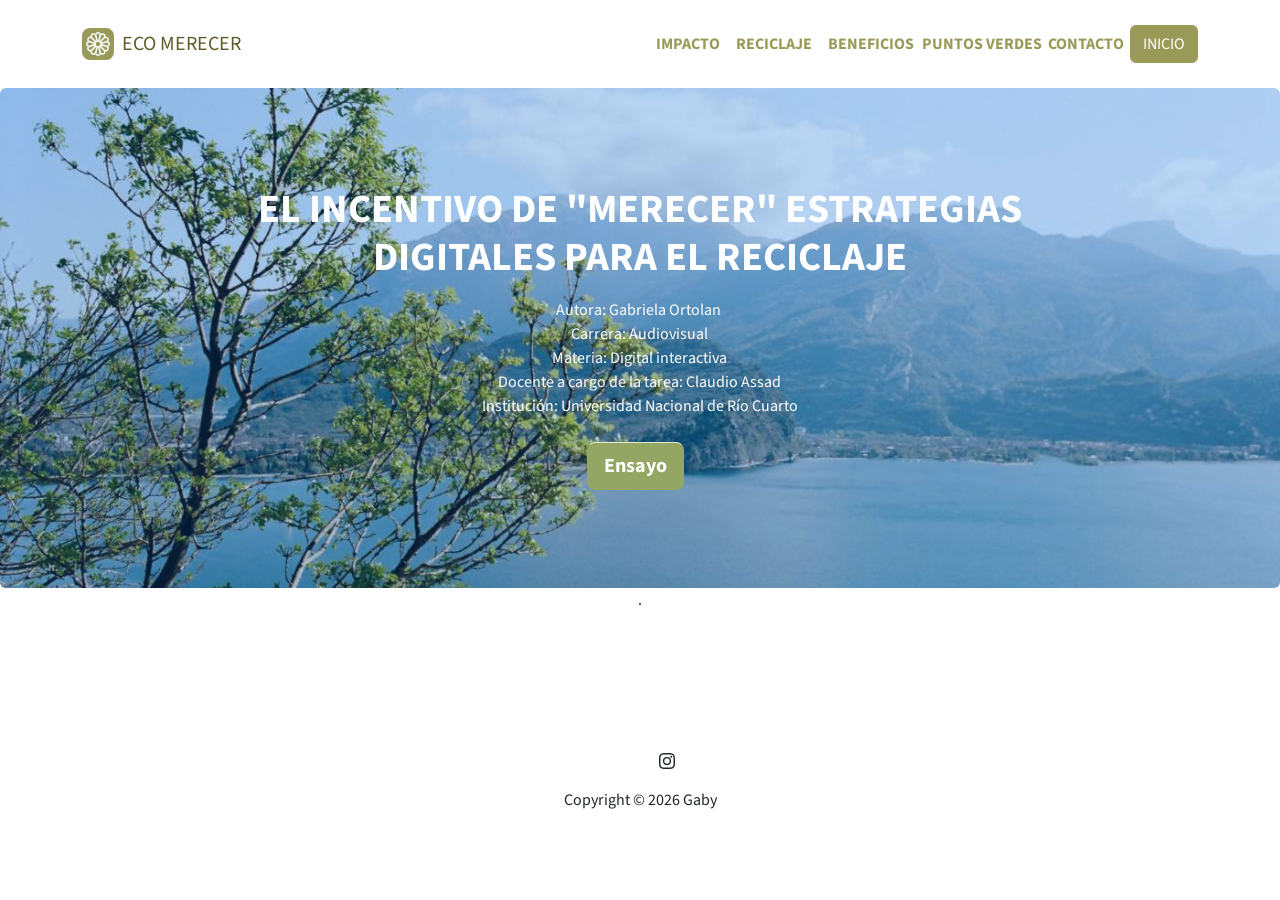
<file: pagina5.html>
<!DOCTYPE html>
<html data-bs-theme="light" lang="en">

<head>
    <meta charset="utf-8">
    <meta name="viewport" content="width=device-width, initial-scale=1.0, shrink-to-fit=no">
    <title>Web Eco Merecer</title>
    <link rel="apple-touch-icon" type="image/png" sizes="180x180" href="assets/img/fav-180.png">
    <link rel="icon" type="image/png" sizes="512x512" href="assets/img/fav-512.png">
    <link rel="icon" type="image/png" sizes="16x16" href="assets/img/fav-16.png" media="(prefers-color-scheme: dark)">
    <link rel="icon" type="image/png" sizes="32x32" href="assets/img/fav-32.png">
    <link rel="icon" type="image/png" sizes="180x180" href="assets/img/fav-180.png" media="(prefers-color-scheme: dark)">
    <link rel="icon" type="image/png" sizes="180x180" href="assets/img/fav-180.png">
    <link rel="icon" type="image/png" sizes="192x192" href="assets/img/fav-192.png">
    <link rel="icon" type="image/png" sizes="512x512" href="assets/img/fav-512.png">
    <link rel="stylesheet" href="assets/bootstrap/css/bootstrap.min.css">
    <link rel="stylesheet" href="https://fonts.googleapis.com/css?family=Source+Sans+Pro:300,400,700,300italic,400italic,700italic&amp;display=swap">
    <link rel="stylesheet" href="https://fonts.googleapis.com/css?family=Abyssinica+SIL&amp;display=swap">
    <link rel="stylesheet" href="https://fonts.googleapis.com/css?family=Aclonica&amp;display=swap">
    <link rel="stylesheet" href="https://fonts.googleapis.com/css?family=Acme&amp;display=swap">
    <link rel="stylesheet" href="https://fonts.googleapis.com/css?family=Actor&amp;display=swap">
    <link rel="stylesheet" href="https://fonts.googleapis.com/css?family=Adamina&amp;display=swap">
    <link rel="stylesheet" href="https://fonts.googleapis.com/css?family=ADLaM+Display&amp;display=swap">
    <link rel="stylesheet" href="https://fonts.googleapis.com/css?family=Advent+Pro&amp;display=swap">
    <link rel="stylesheet" href="https://fonts.googleapis.com/css?family=Afacad&amp;display=swap">
    <link rel="stylesheet" href="https://fonts.googleapis.com/css?family=Afacad+Flux&amp;display=swap">
    <link rel="stylesheet" href="https://fonts.googleapis.com/css?family=Akatab&amp;display=swap">
    <link rel="stylesheet" href="https://fonts.googleapis.com/css?family=Aoboshi+One&amp;display=swap">
    <link rel="stylesheet" href="https://fonts.googleapis.com/css?family=Lora&amp;display=swap">
    <link rel="stylesheet" href="https://fonts.googleapis.com/css?family=Lora">
    <link rel="stylesheet" href="assets/css/bss-overrides.css">
    <link rel="stylesheet" href="assets/css/article-nice.css">
    <link rel="stylesheet" href="assets/css/Footer-Clean-icons.css">
    <link rel="stylesheet" href="assets/css/Responsive-Youtube-Embed.css">
</head>

<body>
    <nav class="navbar navbar-expand-md bg-body py-3">
        <div class="container"><a class="navbar-brand d-flex align-items-center" href="#"><span class="bs-icon-sm bs-icon-rounded bs-icon-primary d-flex justify-content-center align-items-center me-2 bs-icon" style="background: rgb(153,154,87);border-color: rgb(153,154,87);"><svg class="bi bi-flower1" xmlns="http://www.w3.org/2000/svg" width="1em" height="1em" fill="currentColor" viewBox="0 0 16 16" style="color: var(--bs-light);font-size: 24px;">
                        <path d="M6.174 1.184a2 2 0 0 1 3.652 0A2 2 0 0 1 12.99 3.01a2 2 0 0 1 1.826 3.164 2 2 0 0 1 0 3.652 2 2 0 0 1-1.826 3.164 2 2 0 0 1-3.164 1.826 2 2 0 0 1-3.652 0A2 2 0 0 1 3.01 12.99a2 2 0 0 1-1.826-3.164 2 2 0 0 1 0-3.652A2 2 0 0 1 3.01 3.01a2 2 0 0 1 3.164-1.826zM8 1a1 1 0 0 0-.998 1.03l.01.091c.012.077.029.176.054.296.049.241.122.542.213.887.182.688.428 1.513.676 2.314L8 5.762l.045-.144c.248-.8.494-1.626.676-2.314.091-.345.164-.646.213-.887a4.997 4.997 0 0 0 .064-.386L9 2a1 1 0 0 0-1-1M2 9l.03-.002.091-.01a4.99 4.99 0 0 0 .296-.054c.241-.049.542-.122.887-.213a60.59 60.59 0 0 0 2.314-.676L5.762 8l-.144-.045a60.59 60.59 0 0 0-2.314-.676 16.705 16.705 0 0 0-.887-.213 4.99 4.99 0 0 0-.386-.064L2 7a1 1 0 1 0 0 2m7 5-.002-.03a5.005 5.005 0 0 0-.064-.386 16.398 16.398 0 0 0-.213-.888 60.582 60.582 0 0 0-.676-2.314L8 10.238l-.045.144c-.248.8-.494 1.626-.676 2.314-.091.345-.164.646-.213.887a4.996 4.996 0 0 0-.064.386L7 14a1 1 0 1 0 2 0m-5.696-2.134.025-.017a5.001 5.001 0 0 0 .303-.248c.184-.164.408-.377.661-.629A60.614 60.614 0 0 0 5.96 9.23l.103-.111-.147.033a60.88 60.88 0 0 0-2.343.572c-.344.093-.64.18-.874.258a5.063 5.063 0 0 0-.367.138l-.027.014a1 1 0 1 0 1 1.732zM4.5 14.062a1 1 0 0 0 1.366-.366l.014-.027c.01-.02.021-.048.036-.084a5.09 5.09 0 0 0 .102-.283c.078-.233.165-.53.258-.874a60.6 60.6 0 0 0 .572-2.343l.033-.147-.11.102a60.848 60.848 0 0 0-1.743 1.667 17.07 17.07 0 0 0-.629.66 5.06 5.06 0 0 0-.248.304l-.017.025a1 1 0 0 0 .366 1.366zm9.196-8.196a1 1 0 0 0-1-1.732l-.025.017a4.951 4.951 0 0 0-.303.248 16.69 16.69 0 0 0-.661.629A60.72 60.72 0 0 0 10.04 6.77l-.102.111.147-.033a60.6 60.6 0 0 0 2.342-.572c.345-.093.642-.18.875-.258a4.993 4.993 0 0 0 .367-.138.53.53 0 0 0 .027-.014zM11.5 1.938a1 1 0 0 0-1.366.366l-.014.027c-.01.02-.021.048-.036.084a5.09 5.09 0 0 0-.102.283c-.078.233-.165.53-.258.875a60.62 60.62 0 0 0-.572 2.342l-.033.147.11-.102a60.848 60.848 0 0 0 1.743-1.667c.252-.253.465-.477.629-.66a5.001 5.001 0 0 0 .248-.304l.017-.025a1 1 0 0 0-.366-1.366zM14 9a1 1 0 0 0 0-2l-.03.002a4.996 4.996 0 0 0-.386.064c-.242.049-.543.122-.888.213-.688.182-1.513.428-2.314.676L10.238 8l.144.045c.8.248 1.626.494 2.314.676.345.091.646.164.887.213a4.996 4.996 0 0 0 .386.064zM1.938 4.5a1 1 0 0 0 .393 1.38l.084.035c.072.03.166.064.283.103.233.078.53.165.874.258a60.88 60.88 0 0 0 2.343.572l.147.033-.103-.111a60.584 60.584 0 0 0-1.666-1.742 16.705 16.705 0 0 0-.66-.629 4.996 4.996 0 0 0-.304-.248l-.025-.017a1 1 0 0 0-1.366.366zm2.196-1.196.017.025a4.996 4.996 0 0 0 .248.303c.164.184.377.408.629.661A60.597 60.597 0 0 0 6.77 5.96l.111.102-.033-.147a60.602 60.602 0 0 0-.572-2.342c-.093-.345-.18-.642-.258-.875a5.006 5.006 0 0 0-.138-.367l-.014-.027a1 1 0 1 0-1.732 1zm9.928 8.196a1 1 0 0 0-.366-1.366l-.027-.014a5 5 0 0 0-.367-.138c-.233-.078-.53-.165-.875-.258a60.619 60.619 0 0 0-2.342-.572l-.147-.033.102.111a60.73 60.73 0 0 0 1.667 1.742c.253.252.477.465.66.629a4.946 4.946 0 0 0 .304.248l.025.017a1 1 0 0 0 1.366-.366zm-3.928 2.196a1 1 0 0 0 1.732-1l-.017-.025a5.065 5.065 0 0 0-.248-.303 16.705 16.705 0 0 0-.629-.661A60.462 60.462 0 0 0 9.23 10.04l-.111-.102.033.147a60.6 60.6 0 0 0 .572 2.342c.093.345.18.642.258.875a4.985 4.985 0 0 0 .138.367.575.575 0 0 0 .014.027zM8 9.5a1.5 1.5 0 1 0 0-3 1.5 1.5 0 0 0 0 3"></path>
                    </svg></span><span><span style="color: rgb(94, 92, 44); background-color: rgba(118, 39, 39, 0);">ECO MERECER</span></span></a><button class="navbar-toggler" data-bs-toggle="collapse" data-bs-target="#navcol-2"><span class="visually-hidden">Toggle navigation</span><span class="navbar-toggler-icon"></span></button>
            <div class="collapse navbar-collapse" id="navcol-2">
                <ul class="navbar-nav ms-auto">
                    <li class="nav-item"><a class="nav-link active" href="#"></a><a class="nav-link pt-0" href="pagina2.html"><strong><span style="color: rgb(153, 154, 87);">IMPACTO</span></strong></a></li>
                    <li class="nav-item"><a class="nav-link pt-3" href="pagina3.html"><strong><span style="color: rgb(153, 154, 87);">RECICLAJE</span></strong></a></li>
                    <li class="nav-item"><a class="nav-link mt-2 pb-3" href="pagina4.html"><strong><span style="color: rgb(153, 154, 87);">BENEFICIOS</span></strong></a></li>
                </ul><a href="pagina1.html" style="color: rgba(13,110,253,0);"><strong><span style="color: rgb(153, 154, 87);">PUNTOS VERDES</span></strong></a><a href="pagina6.html" style="color: rgba(13,110,253,0);"><strong><span style="color: rgb(153, 154, 87);">&nbsp; CONTACTO&nbsp;&nbsp;</span></strong></a>
            </div><a class="btn btn-primary" role="button" style="background: rgb(153,154,87);border-color: rgb(153,154,87);" href="index.html">INICIO</a>
        </div>
    </nav>
    <section></section>
    <div class="carousel slide" data-bs-ride="false" id="carousel-1">
        <div class="carousel-inner">
            <div class="carousel-item active" style="text-align: center;">
                <div class="border rounded border-0 d-flex flex-column justify-content-center align-items-center p-4 py-5" style="background: linear-gradient(rgba(0,123,255,0.2), rgba(0,123,255,0.2)), url(&quot;assets/img/registro%20de%20lo%20que%20haz%20reciclado%20(1).jpg&quot;) center / cover, var(--bs-light-bg-subtle);height: 500px;">
                    <div class="row">
                        <div class="col-md-10 col-xl-8 text-center d-flex d-sm-flex d-md-flex justify-content-center align-items-center justify-content-md-start align-items-md-center justify-content-xl-center mx-auto">
                            <div>
                                <h1 class="text-uppercase fw-bold mb-3"><span style="color: rgb(253, 254, 255);">El incentivo de "merecer" Estrategias digitales para el reciclaje</span></h1>
                                <p class="mb-4"><span style="color: rgb(255, 255, 255);">Autora: Gabriela Ortolan&nbsp;</span><br><span style="color: rgb(255, 255, 255);">Carrera: Audiovisual</span><br><span style="color: rgb(255, 255, 255);"> Materia: Digital interactiva </span><br><span style="color: rgb(255, 255, 255);">Docente a cargo de la tarea: Claudio Assad </span><br><span style="color: rgb(255, 255, 255);">Institución: Universidad Nacional de Río Cuarto</span></p><a class="btn btn-primary btn-lg me-2" role="button" href="https://drive.google.com/file/d/1i9Q5izzJKAhOrhlcBCQ77UApMgEnZB8j/view?usp=drive_link" style="text-align: center;background: rgb(147,166,99);border-color: rgb(147,166,99);border-top-color: rgb(222,235,205);" target="_blank"><strong>Ensayo</strong></a>
                            </div>
                        </div>
                    </div>
                </div>
                <p>.</p>
                <div class="col-md-6 col-xl-12 d-md-flex align-items-md-center">
                    <div style="max-width: 350px;text-align: center;"></div>
                </div>
                <section class="article-dual-column"></section>
            </div>
        </div>
        <div><a class="carousel-control-prev" role="button" data-bs-slide="prev" href="#carousel-1" style="color: var(--bs-light);"><span class="visually-hidden">Previous</span></a><a class="carousel-control-next" role="button" data-bs-slide="next" href="#carousel-1"><span class="visually-hidden">Next</span></a></div>
        <div class="carousel-indicators" style="text-align: center;"><button type="button" data-bs-target="#carousel-1" data-bs-slide-to="0" class="active"></button></div>
    </div>
    <footer class="text-center bg-body" data-bs-theme="light"></footer>
    <div class="container py-4 py-lg-5" style="text-align: center;"><a class="btn btn-link btn-circle" role="button" href="#about"></a></div>
    <ul class="list-inline" style="text-align: center;">
        <li class="list-inline-item me-4"><a href="#"></a></li>
        <li class="list-inline-item me-4"><a href="#"></a></li>
        <li class="list-inline-item" style="text-align: left;"><a href="#" style="text-align: center;"><svg class="bi bi-instagram text-body" xmlns="http://www.w3.org/2000/svg" width="1em" height="1em" fill="currentColor" viewBox="0 0 16 16" style="text-align: left;">
                    <path d="M8 0C5.829 0 5.556.01 4.703.048 3.85.088 3.269.222 2.76.42a3.917 3.917 0 0 0-1.417.923A3.927 3.927 0 0 0 .42 2.76C.222 3.268.087 3.85.048 4.7.01 5.555 0 5.827 0 8.001c0 2.172.01 2.444.048 3.297.04.852.174 1.433.372 1.942.205.526.478.972.923 1.417.444.445.89.719 1.416.923.51.198 1.09.333 1.942.372C5.555 15.99 5.827 16 8 16s2.444-.01 3.298-.048c.851-.04 1.434-.174 1.943-.372a3.916 3.916 0 0 0 1.416-.923c.445-.445.718-.891.923-1.417.197-.509.332-1.09.372-1.942C15.99 10.445 16 10.173 16 8s-.01-2.445-.048-3.299c-.04-.851-.175-1.433-.372-1.941a3.926 3.926 0 0 0-.923-1.417A3.911 3.911 0 0 0 13.24.42c-.51-.198-1.092-.333-1.943-.372C10.443.01 10.172 0 7.998 0h.003zm-.717 1.442h.718c2.136 0 2.389.007 3.232.046.78.035 1.204.166 1.486.275.373.145.64.319.92.599.28.28.453.546.598.92.11.281.24.705.275 1.485.039.843.047 1.096.047 3.231s-.008 2.389-.047 3.232c-.035.78-.166 1.203-.275 1.485a2.47 2.47 0 0 1-.599.919c-.28.28-.546.453-.92.598-.28.11-.704.24-1.485.276-.843.038-1.096.047-3.232.047s-2.39-.009-3.233-.047c-.78-.036-1.203-.166-1.485-.276a2.478 2.478 0 0 1-.92-.598 2.48 2.48 0 0 1-.6-.92c-.109-.281-.24-.705-.275-1.485-.038-.843-.046-1.096-.046-3.233 0-2.136.008-2.388.046-3.231.036-.78.166-1.204.276-1.486.145-.373.319-.64.599-.92.28-.28.546-.453.92-.598.282-.11.705-.24 1.485-.276.738-.034 1.024-.044 2.515-.045v.002zm4.988 1.328a.96.96 0 1 0 0 1.92.96.96 0 0 0 0-1.92zm-4.27 1.122a4.109 4.109 0 1 0 0 8.217 4.109 4.109 0 0 0 0-8.217zm0 1.441a2.667 2.667 0 1 1 0 5.334 2.667 2.667 0 0 1 0-5.334"></path>
                </svg></a></li>
    </ul>
    <p class="text-body mb-0" style="text-align: center;">Copyright © 2026 Gaby</p>
    <script src="assets/bootstrap/js/bootstrap.min.js"></script>
    <script src="assets/js/stylish-portfolio.js"></script>
</body>

</html>
</file>
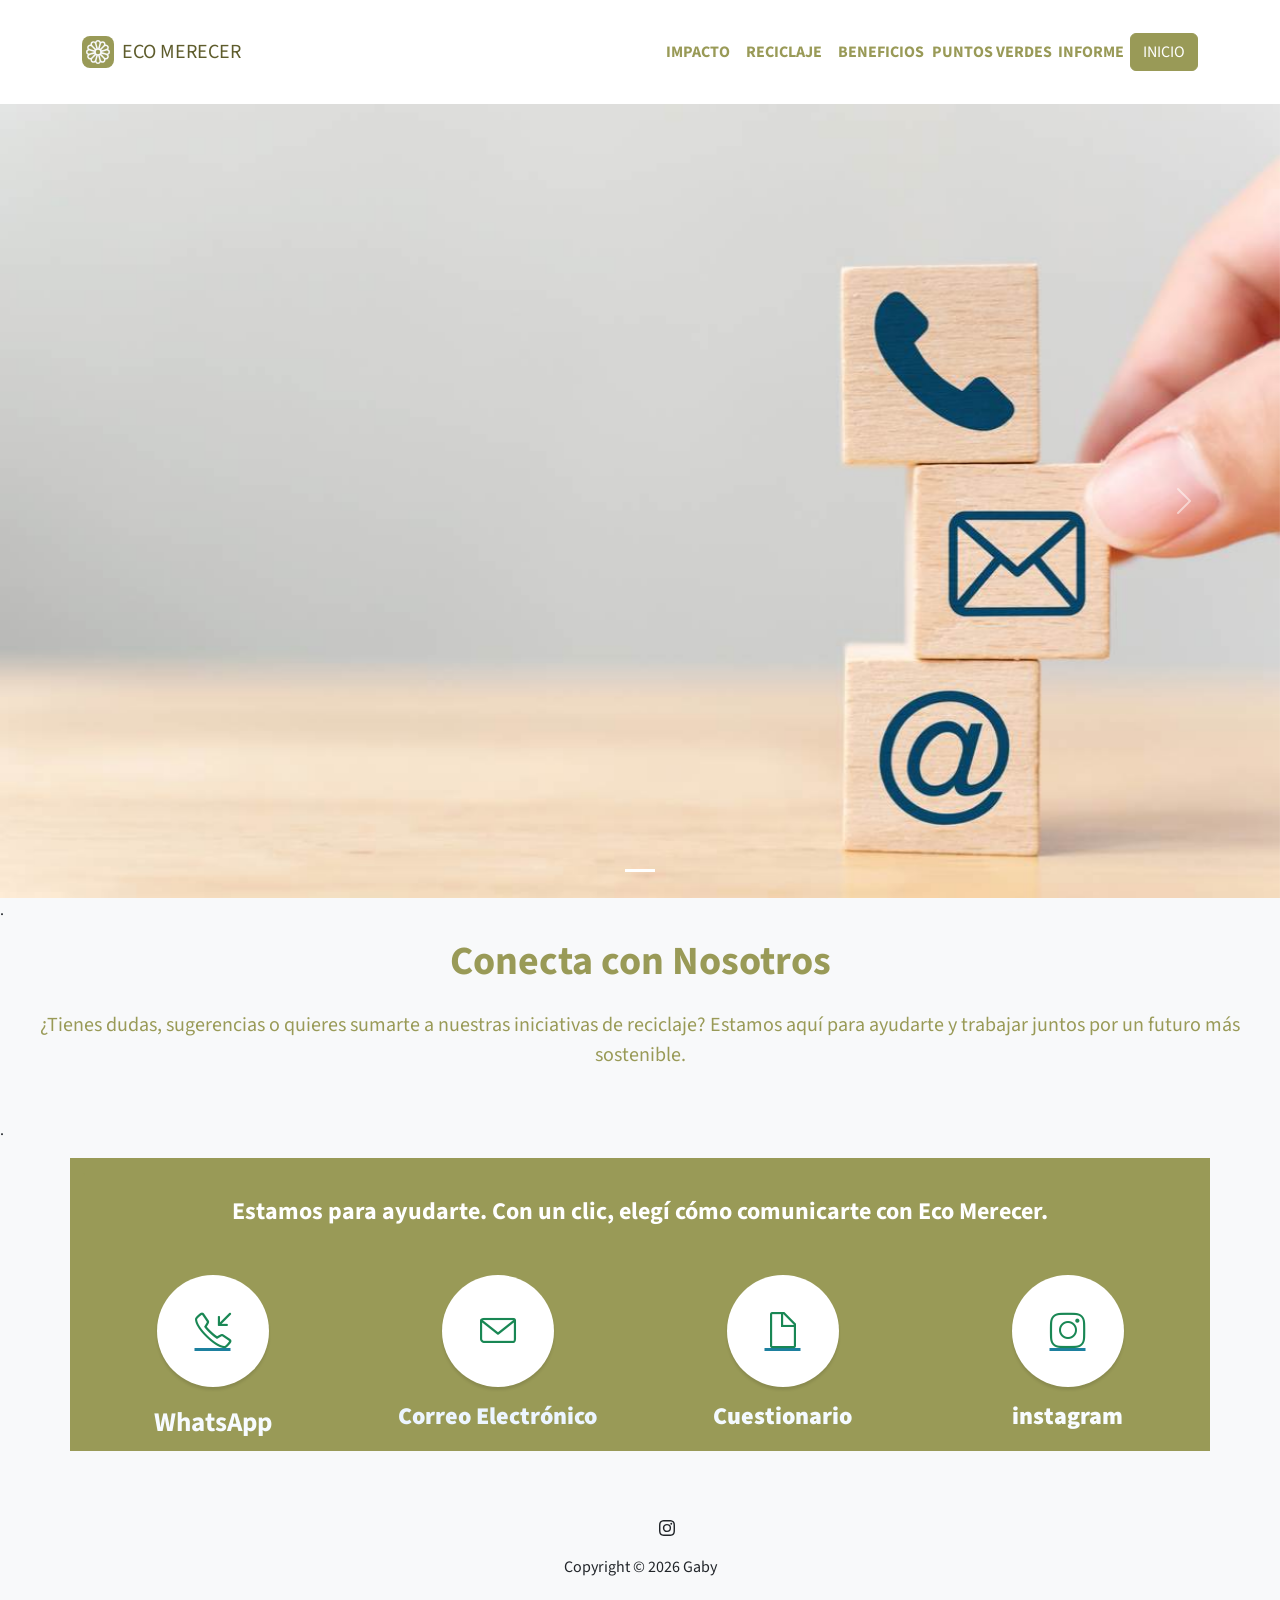
<file: pagina6.html>
<!DOCTYPE html>
<html data-bs-theme="light" lang="en">

<head>
    <meta charset="utf-8">
    <meta name="viewport" content="width=device-width, initial-scale=1.0, shrink-to-fit=no">
    <title>Web Eco Merecer</title>
    <link rel="apple-touch-icon" type="image/png" sizes="180x180" href="assets/img/fav-180.png">
    <link rel="icon" type="image/png" sizes="512x512" href="assets/img/fav-512.png">
    <link rel="icon" type="image/png" sizes="16x16" href="assets/img/fav-16.png" media="(prefers-color-scheme: dark)">
    <link rel="icon" type="image/png" sizes="32x32" href="assets/img/fav-32.png">
    <link rel="icon" type="image/png" sizes="180x180" href="assets/img/fav-180.png" media="(prefers-color-scheme: dark)">
    <link rel="icon" type="image/png" sizes="180x180" href="assets/img/fav-180.png">
    <link rel="icon" type="image/png" sizes="192x192" href="assets/img/fav-192.png">
    <link rel="icon" type="image/png" sizes="512x512" href="assets/img/fav-512.png">
    <link rel="stylesheet" href="assets/bootstrap/css/bootstrap.min.css">
    <link rel="stylesheet" href="https://fonts.googleapis.com/css?family=Source+Sans+Pro:300,400,700,300italic,400italic,700italic&amp;display=swap">
    <link rel="stylesheet" href="https://fonts.googleapis.com/css?family=Abyssinica+SIL&amp;display=swap">
    <link rel="stylesheet" href="https://fonts.googleapis.com/css?family=Aclonica&amp;display=swap">
    <link rel="stylesheet" href="https://fonts.googleapis.com/css?family=Acme&amp;display=swap">
    <link rel="stylesheet" href="https://fonts.googleapis.com/css?family=Actor&amp;display=swap">
    <link rel="stylesheet" href="https://fonts.googleapis.com/css?family=Adamina&amp;display=swap">
    <link rel="stylesheet" href="https://fonts.googleapis.com/css?family=ADLaM+Display&amp;display=swap">
    <link rel="stylesheet" href="https://fonts.googleapis.com/css?family=Advent+Pro&amp;display=swap">
    <link rel="stylesheet" href="https://fonts.googleapis.com/css?family=Afacad&amp;display=swap">
    <link rel="stylesheet" href="https://fonts.googleapis.com/css?family=Afacad+Flux&amp;display=swap">
    <link rel="stylesheet" href="https://fonts.googleapis.com/css?family=Akatab&amp;display=swap">
    <link rel="stylesheet" href="https://fonts.googleapis.com/css?family=Aoboshi+One&amp;display=swap">
    <link rel="stylesheet" href="https://fonts.googleapis.com/css?family=Lora&amp;display=swap">
    <link rel="stylesheet" href="https://fonts.googleapis.com/css?family=Lora">
    <link rel="stylesheet" href="assets/fonts/simple-line-icons.min.css">
    <link rel="stylesheet" href="assets/css/bss-overrides.css">
    <link rel="stylesheet" href="assets/css/article-nice.css">
    <link rel="stylesheet" href="assets/css/Footer-Clean-icons.css">
    <link rel="stylesheet" href="assets/css/Responsive-Youtube-Embed.css">
</head>

<body>
    <nav class="navbar navbar-expand-md bg-body py-3">
        <div class="container"><a class="navbar-brand d-flex align-items-center" href="#"><span class="bs-icon-sm bs-icon-rounded bs-icon-primary d-flex justify-content-center align-items-center me-2 bs-icon" style="background: rgb(153,154,87);border-color: rgb(153,154,87);"><svg class="bi bi-flower1" xmlns="http://www.w3.org/2000/svg" width="1em" height="1em" fill="currentColor" viewBox="0 0 16 16" style="color: var(--bs-light);font-size: 24px;">
                        <path d="M6.174 1.184a2 2 0 0 1 3.652 0A2 2 0 0 1 12.99 3.01a2 2 0 0 1 1.826 3.164 2 2 0 0 1 0 3.652 2 2 0 0 1-1.826 3.164 2 2 0 0 1-3.164 1.826 2 2 0 0 1-3.652 0A2 2 0 0 1 3.01 12.99a2 2 0 0 1-1.826-3.164 2 2 0 0 1 0-3.652A2 2 0 0 1 3.01 3.01a2 2 0 0 1 3.164-1.826zM8 1a1 1 0 0 0-.998 1.03l.01.091c.012.077.029.176.054.296.049.241.122.542.213.887.182.688.428 1.513.676 2.314L8 5.762l.045-.144c.248-.8.494-1.626.676-2.314.091-.345.164-.646.213-.887a4.997 4.997 0 0 0 .064-.386L9 2a1 1 0 0 0-1-1M2 9l.03-.002.091-.01a4.99 4.99 0 0 0 .296-.054c.241-.049.542-.122.887-.213a60.59 60.59 0 0 0 2.314-.676L5.762 8l-.144-.045a60.59 60.59 0 0 0-2.314-.676 16.705 16.705 0 0 0-.887-.213 4.99 4.99 0 0 0-.386-.064L2 7a1 1 0 1 0 0 2m7 5-.002-.03a5.005 5.005 0 0 0-.064-.386 16.398 16.398 0 0 0-.213-.888 60.582 60.582 0 0 0-.676-2.314L8 10.238l-.045.144c-.248.8-.494 1.626-.676 2.314-.091.345-.164.646-.213.887a4.996 4.996 0 0 0-.064.386L7 14a1 1 0 1 0 2 0m-5.696-2.134.025-.017a5.001 5.001 0 0 0 .303-.248c.184-.164.408-.377.661-.629A60.614 60.614 0 0 0 5.96 9.23l.103-.111-.147.033a60.88 60.88 0 0 0-2.343.572c-.344.093-.64.18-.874.258a5.063 5.063 0 0 0-.367.138l-.027.014a1 1 0 1 0 1 1.732zM4.5 14.062a1 1 0 0 0 1.366-.366l.014-.027c.01-.02.021-.048.036-.084a5.09 5.09 0 0 0 .102-.283c.078-.233.165-.53.258-.874a60.6 60.6 0 0 0 .572-2.343l.033-.147-.11.102a60.848 60.848 0 0 0-1.743 1.667 17.07 17.07 0 0 0-.629.66 5.06 5.06 0 0 0-.248.304l-.017.025a1 1 0 0 0 .366 1.366zm9.196-8.196a1 1 0 0 0-1-1.732l-.025.017a4.951 4.951 0 0 0-.303.248 16.69 16.69 0 0 0-.661.629A60.72 60.72 0 0 0 10.04 6.77l-.102.111.147-.033a60.6 60.6 0 0 0 2.342-.572c.345-.093.642-.18.875-.258a4.993 4.993 0 0 0 .367-.138.53.53 0 0 0 .027-.014zM11.5 1.938a1 1 0 0 0-1.366.366l-.014.027c-.01.02-.021.048-.036.084a5.09 5.09 0 0 0-.102.283c-.078.233-.165.53-.258.875a60.62 60.62 0 0 0-.572 2.342l-.033.147.11-.102a60.848 60.848 0 0 0 1.743-1.667c.252-.253.465-.477.629-.66a5.001 5.001 0 0 0 .248-.304l.017-.025a1 1 0 0 0-.366-1.366zM14 9a1 1 0 0 0 0-2l-.03.002a4.996 4.996 0 0 0-.386.064c-.242.049-.543.122-.888.213-.688.182-1.513.428-2.314.676L10.238 8l.144.045c.8.248 1.626.494 2.314.676.345.091.646.164.887.213a4.996 4.996 0 0 0 .386.064zM1.938 4.5a1 1 0 0 0 .393 1.38l.084.035c.072.03.166.064.283.103.233.078.53.165.874.258a60.88 60.88 0 0 0 2.343.572l.147.033-.103-.111a60.584 60.584 0 0 0-1.666-1.742 16.705 16.705 0 0 0-.66-.629 4.996 4.996 0 0 0-.304-.248l-.025-.017a1 1 0 0 0-1.366.366zm2.196-1.196.017.025a4.996 4.996 0 0 0 .248.303c.164.184.377.408.629.661A60.597 60.597 0 0 0 6.77 5.96l.111.102-.033-.147a60.602 60.602 0 0 0-.572-2.342c-.093-.345-.18-.642-.258-.875a5.006 5.006 0 0 0-.138-.367l-.014-.027a1 1 0 1 0-1.732 1zm9.928 8.196a1 1 0 0 0-.366-1.366l-.027-.014a5 5 0 0 0-.367-.138c-.233-.078-.53-.165-.875-.258a60.619 60.619 0 0 0-2.342-.572l-.147-.033.102.111a60.73 60.73 0 0 0 1.667 1.742c.253.252.477.465.66.629a4.946 4.946 0 0 0 .304.248l.025.017a1 1 0 0 0 1.366-.366zm-3.928 2.196a1 1 0 0 0 1.732-1l-.017-.025a5.065 5.065 0 0 0-.248-.303 16.705 16.705 0 0 0-.629-.661A60.462 60.462 0 0 0 9.23 10.04l-.111-.102.033.147a60.6 60.6 0 0 0 .572 2.342c.093.345.18.642.258.875a4.985 4.985 0 0 0 .138.367.575.575 0 0 0 .014.027zM8 9.5a1.5 1.5 0 1 0 0-3 1.5 1.5 0 0 0 0 3"></path>
                    </svg></span><span><span style="color: rgb(94, 92, 44); background-color: rgba(118, 39, 39, 0);">ECO MERECER</span></span></a><button class="navbar-toggler" data-bs-toggle="collapse" data-bs-target="#navcol-2"><span class="visually-hidden">Toggle navigation</span><span class="navbar-toggler-icon"></span></button>
            <div class="collapse navbar-collapse" id="navcol-2">
                <ul class="navbar-nav ms-auto">
                    <li class="nav-item pt-0 mb-0 pb-4"><a class="nav-link active" href="#"></a><a class="nav-link mt-2 pt-0 mb-0 pb-0" href="pagina2.html"><strong><span style="color: rgb(153, 154, 87);">IMPACTO</span></strong></a></li>
                    <li class="nav-item"><a class="nav-link pt-4 pb-0" href="pagina3.html"><strong><span style="color: rgb(153, 154, 87);">RECICLAJE</span></strong></a></li>
                    <li class="nav-item"><a class="nav-link mt-0 pt-4 mb-1 pb-3" href="pagina4.html"><strong><span style="color: rgb(153, 154, 87);">BENEFICIOS</span></strong></a></li>
                </ul><a href="pagina1.html" style="color: rgba(13,110,253,0);"><strong><span style="color: rgb(153, 154, 87);">PUNTOS VERDES</span></strong></a><a href="pagina5.html" style="color: rgba(13,110,253,0);"><strong><span style="color: rgb(153, 154, 87);">&nbsp; INFORME&nbsp;&nbsp;</span></strong></a>
            </div><a class="btn btn-primary" role="button" style="background: rgb(153,154,87);border-color: rgb(153,154,87);" href="index.html">INICIO</a>
        </div>
    </nav>
    <div class="carousel slide" data-bs-ride="false" id="carousel-1">
        <div class="carousel-inner">
            <div class="carousel-item active"><img class="w-100 d-block" src="assets/img/contact.jpeg" alt="Slide Image" width="1393" height="794"></div>
        </div>
        <div><a class="carousel-control-prev" role="button" data-bs-slide="prev" href="#carousel-1"><span class="visually-hidden">Previous</span></a><a class="carousel-control-next" role="button" data-bs-slide="next" href="#carousel-1"><span class="carousel-control-next-icon"></span><span class="visually-hidden">Next</span></a></div>
        <div class="carousel-indicators"><button type="button" data-bs-target="#carousel-1" data-bs-slide-to="0" class="active"></button></div>
    </div>
    <div class="col" style="background: var(--bs-light);">
        <p>.</p>
        <h1 class="brand-heading" style="text-align: center;"><span style="color: rgb(153, 154, 87);">Conecta con Nosotros</span></h1>
        <p class="mt-4 pt-0 mb-5 lead" style="text-align: center;"><span style="text-align: center;"><strong><span style="color: rgb(153, 154, 87);">¿Tienes dudas, sugerencias o quieres sumarte a nuestras iniciativas de reciclaje? Estamos aquí para ayudarte y trabajar juntos por un futuro más sostenible.</span></strong></span></p>
        <p>.</p>
        <div class="container" style="background: rgb(153,154,87);">
            <div class="content-section-heading">
                <p><span style="color: rgb(153, 154, 87);">.</span></p>
                <h4 class="mb-5" style="background: rgb(153,154,87);text-align: center;font-family: 'Source Sans Pro', sans-serif;"><span style="color: rgb(255, 255, 255); background-color: rgba(25, 135, 84, 0);">Estamos para ayudarte. Con un clic, elegí cómo comunicarte con Eco Merecer.</span></h4>
            </div>
            <div class="row" style="text-align: center;">
                <div class="col-md-6 col-lg-3 col-xl-3 mb-5 mb-lg-0" style="background: rgb(153,154,87);text-align: center;"><span class="mb-3 mx-auto service-icon rounded-circle" style="text-align: center;"><a href="https://wa.link/4zms4v" target="_blank"><i class="icon-call-in" style="color: var(--bs-success);text-align: center;"></i></a><a class="ms-0" href="#" style="text-align: left;"></a><a href="#"></a></span><strong style="font-size: 27px;"><span style="color: rgb(247, 251, 255);">WhatsApp</span></strong>
                    <h4><strong></strong></h4>
                </div>
                <div class="col-md-6 col-lg-3 col-xl-3 mb-5 mb-lg-0" style="background: rgb(153,154,87);"><span class="mb-3 mx-auto service-icon rounded-circle" style="text-align: center;"><a target="_blank"><i class="icon-envelope" style="color: var(--bs-success);text-align: center;"></i></a></span>
                    <h4><strong><span style="color: rgb(236, 245, 255); background-color: rgba(255, 255, 255, 0);">Correo Electrónico</span></strong></h4>
                    <p class="mb-0 text-faded"></p>
                </div>
                <div class="col-md-6 col-lg-3 col-xl-3 mb-5 mb-lg-0" style="background: rgb(153,154,87);"><span class="mb-3 mx-auto service-icon rounded-circle" style="text-align: center;"><a href="https://docs.google.com/forms/d/e/1FAIpQLScJDlg6OpVyCayDY_qaryusa92G9u55COR7iiIHkQ0kC8xU7g/viewform" target="_blank" style="text-align: center;"><i class="icon-doc" style="color: var(--bs-success);text-align: center;"></i></a></span>
                    <h4 style="text-align: center;"><strong style="text-align: center;"><span style="color: rgb(244, 250, 255);">Cuestionario</span></strong></h4>
                </div>
                <div class="col-md-6 col-lg-3 col-xl-3 mb-5 mb-lg-0" style="background: rgb(153,154,87);text-align: center;"><span class="mb-3 mx-auto service-icon rounded-circle"><a href="https://www.eco-comunicacion.com/" target="_blank"><i class="icon-social-instagram" style="color: var(--bs-success);"></i></a><a href="https://www.eco-comunicacion.com/" target="_blank"></a></span>
                    <h4><strong><span style="color: rgb(248, 252, 255);">instagram</span></strong></h4>
                    <footer class="text-center bg-body" data-bs-theme="light"></footer>
                </div>
            </div>
        </div>
        <div class="container py-4 py-lg-5" style="text-align: center;">
            <ul class="list-inline"></ul>
            <ul class="list-inline">
                <li class="list-inline-item me-4"><a href="#"></a></li>
                <li class="list-inline-item me-4"><a href="#"></a></li>
                <li class="list-inline-item"><a href="#"><svg class="bi bi-instagram text-body" xmlns="http://www.w3.org/2000/svg" width="1em" height="1em" fill="currentColor" viewBox="0 0 16 16">
                            <path d="M8 0C5.829 0 5.556.01 4.703.048 3.85.088 3.269.222 2.76.42a3.917 3.917 0 0 0-1.417.923A3.927 3.927 0 0 0 .42 2.76C.222 3.268.087 3.85.048 4.7.01 5.555 0 5.827 0 8.001c0 2.172.01 2.444.048 3.297.04.852.174 1.433.372 1.942.205.526.478.972.923 1.417.444.445.89.719 1.416.923.51.198 1.09.333 1.942.372C5.555 15.99 5.827 16 8 16s2.444-.01 3.298-.048c.851-.04 1.434-.174 1.943-.372a3.916 3.916 0 0 0 1.416-.923c.445-.445.718-.891.923-1.417.197-.509.332-1.09.372-1.942C15.99 10.445 16 10.173 16 8s-.01-2.445-.048-3.299c-.04-.851-.175-1.433-.372-1.941a3.926 3.926 0 0 0-.923-1.417A3.911 3.911 0 0 0 13.24.42c-.51-.198-1.092-.333-1.943-.372C10.443.01 10.172 0 7.998 0h.003zm-.717 1.442h.718c2.136 0 2.389.007 3.232.046.78.035 1.204.166 1.486.275.373.145.64.319.92.599.28.28.453.546.598.92.11.281.24.705.275 1.485.039.843.047 1.096.047 3.231s-.008 2.389-.047 3.232c-.035.78-.166 1.203-.275 1.485a2.47 2.47 0 0 1-.599.919c-.28.28-.546.453-.92.598-.28.11-.704.24-1.485.276-.843.038-1.096.047-3.232.047s-2.39-.009-3.233-.047c-.78-.036-1.203-.166-1.485-.276a2.478 2.478 0 0 1-.92-.598 2.48 2.48 0 0 1-.6-.92c-.109-.281-.24-.705-.275-1.485-.038-.843-.046-1.096-.046-3.233 0-2.136.008-2.388.046-3.231.036-.78.166-1.204.276-1.486.145-.373.319-.64.599-.92.28-.28.546-.453.92-.598.282-.11.705-.24 1.485-.276.738-.034 1.024-.044 2.515-.045v.002zm4.988 1.328a.96.96 0 1 0 0 1.92.96.96 0 0 0 0-1.92zm-4.27 1.122a4.109 4.109 0 1 0 0 8.217 4.109 4.109 0 0 0 0-8.217zm0 1.441a2.667 2.667 0 1 1 0 5.334 2.667 2.667 0 0 1 0-5.334"></path>
                        </svg></a></li>
            </ul>
            <p class="text-body mb-0">Copyright © 2026 Gaby</p>
        </div>
    </div>
    <script src="assets/bootstrap/js/bootstrap.min.js"></script>
    <script src="assets/js/stylish-portfolio.js"></script>
</body>

</html>
</file>
<file: assets/css/bss-overrides.css>
.mx-auto {
  margin-right: auto !important;
  margin-left: auto !important;
}

.my-3 {
  margin-top: 1rem !important;
  margin-bottom: 1rem !important;
}

.mt-0 {
  margin-top: 0 !important;
}

.mt-1 {
  margin-top: .25rem !important;
}

.mt-2 {
  margin-top: .5rem !important;
}

.mt-4 {
  margin-top: 1.5rem !important;
}

.mt-5 {
  margin-top: 3rem !important;
}

.me-0 {
  margin-right: 0 !important;
}

.me-2 {
  margin-right: .5rem !important;
}

.me-4 {
  margin-right: 1.5rem !important;
}

.me-5 {
  margin-right: 3rem !important;
}

.mb-0 {
  margin-bottom: 0 !important;
}

.mb-1 {
  margin-bottom: .25rem !important;
}

.mb-3 {
  margin-bottom: 1rem !important;
}

.mb-4 {
  margin-bottom: 1.5rem !important;
}

.mb-5 {
  margin-bottom: 3rem !important;
}

.ms-0 {
  margin-left: 0 !important;
}

.ms-4 {
  margin-left: 1.5rem !important;
}

.ms-5 {
  margin-left: 3rem !important;
}

.ms-6 {
  margin-left: 4.5rem !important;
}

.ms-auto {
  margin-left: auto !important;
}

.p-0 {
  padding: 0 !important;
}

.p-4 {
  padding: 1.5rem !important;
}

.py-3 {
  padding-top: 1rem !important;
  padding-bottom: 1rem !important;
}

.py-4 {
  padding-top: 1.5rem !important;
  padding-bottom: 1.5rem !important;
}

.py-5 {
  padding-top: 3rem !important;
  padding-bottom: 3rem !important;
}

.pt-0 {
  padding-top: 0 !important;
}

.pt-1 {
  padding-top: .25rem !important;
}

.pt-2 {
  padding-top: .5rem !important;
}

.pt-3 {
  padding-top: 1rem !important;
}

.pt-4 {
  padding-top: 1.5rem !important;
}

.pt-10 {
  padding-top: 10.5rem !important;
}

.pe-0 {
  padding-right: 0 !important;
}

.pb-0 {
  padding-bottom: 0 !important;
}

.pb-2 {
  padding-bottom: .5rem !important;
}

.pb-3 {
  padding-bottom: 1rem !important;
}

.pb-4 {
  padding-bottom: 1.5rem !important;
}

.pb-10 {
  padding-bottom: 10.5rem !important;
}

.ps-0 {
  padding-left: 0 !important;
}

@media (min-width: 992px) {
  .mb-lg-0 {
    margin-bottom: 0 !important;
  }
}

@media (min-width: 992px) {
  .py-lg-5 {
    padding-top: 3rem !important;
    padding-bottom: 3rem !important;
  }
}
</file>
<file: assets/css/article-nice.css>
.article-dual-column {
  color: #56585b;
  background-color: #fff;
  font-family: 'Lora', serif;
  font-size: 14px;
}

.article-dual-column .intro {
  font-size: 16px;
  margin: 0 auto 30px;
}

.article-dual-column .intro h1 {
  font-size: 32px;
  margin-bottom: 15px;
  padding-top: 20px;
  line-height: 1.5;
  color: inherit;
  margin-top: 25px;
}

.article-dual-column .intro p {
  color: #929292;
  font-size: 12px;
}

.article-dual-column .intro img {
  margin-top: 25px;
}

.article-dual-column .text p {
  margin-bottom: 20px;
  line-height: 1.45;
}

@media (min-width:768px) {
  .article-dual-column .text p {
    font-size: 16px;
  }
}

.article-dual-column .text h2 {
  margin-top: 28px;
  margin-bottom: 20px;
  line-height: 1.45;
  font-size: 16px;
  font-weight: bold;
  color: #333;
}

@media (min-width:768px) {
  .article-dual-column .text h2 {
    font-size: 20px;
  }
}

.article-dual-column .text figure {
  text-align: center;
  margin-top: 30px;
  margin-bottom: 20px;
}

.article-dual-column .text figure img {
  margin-bottom: 12px;
  max-width: 100%;
}

@media (max-width:767px) {
  .article-dual-column .toc {
    border: 1px solid #d3d3d3;
    padding: 20px 0 15px;
    margin-bottom: 20px;
    border-width: 1px 0;
  }
}

.article-dual-column .toc p {
  text-transform: uppercase;
  font-size: 12px;
  font-weight: bold;
}

.article-dual-column .toc ul {
  padding-left: 20px;
  font-size: 13px;
  margin-bottom: 0;
}

.article-dual-column .toc li {
  padding: 2px 0;
}

.article-dual-column .toc a {
  color: inherit;
}

* {
  box-sizing: border-box;
}

h2 {
}
</file>
<file: assets/css/Footer-Clean-icons.css>
.bs-icon {
  --bs-icon-size: .75rem;
  display: flex;
  flex-shrink: 0;
  justify-content: center;
  align-items: center;
  font-size: var(--bs-icon-size);
  width: calc(var(--bs-icon-size) * 2);
  height: calc(var(--bs-icon-size) * 2);
  color: var(--bs-primary);
}

.bs-icon-xs {
  --bs-icon-size: 1rem;
  width: calc(var(--bs-icon-size) * 1.5);
  height: calc(var(--bs-icon-size) * 1.5);
}

.bs-icon-sm {
  --bs-icon-size: 1rem;
}

.bs-icon-md {
  --bs-icon-size: 1.5rem;
}

.bs-icon-lg {
  --bs-icon-size: 2rem;
}

.bs-icon-xl {
  --bs-icon-size: 2.5rem;
}

.bs-icon.bs-icon-primary {
  color: var(--bs-white);
  background: var(--bs-primary);
}

.bs-icon.bs-icon-primary-light {
  color: var(--bs-primary);
  background: rgba(var(--bs-primary-rgb), .2);
}

.bs-icon.bs-icon-semi-white {
  color: var(--bs-primary);
  background: rgba(255, 255, 255, .5);
}

.bs-icon.bs-icon-rounded {
  border-radius: .5rem;
}

.bs-icon.bs-icon-circle {
  border-radius: 50%;
}
</file>
<file: assets/css/Responsive-Youtube-Embed.css>
.video-container {
  position: relative;
  padding-bottom: 56.25%;
  padding-top: 0;
  height: 0;
  overflow: hidden;
}

.video-container iframe, .video-container object, .video-container embed {
  position: absolute;
  top: 0;
  left: 0;
  width: 100%;
  height: 100%;
}
</file>
